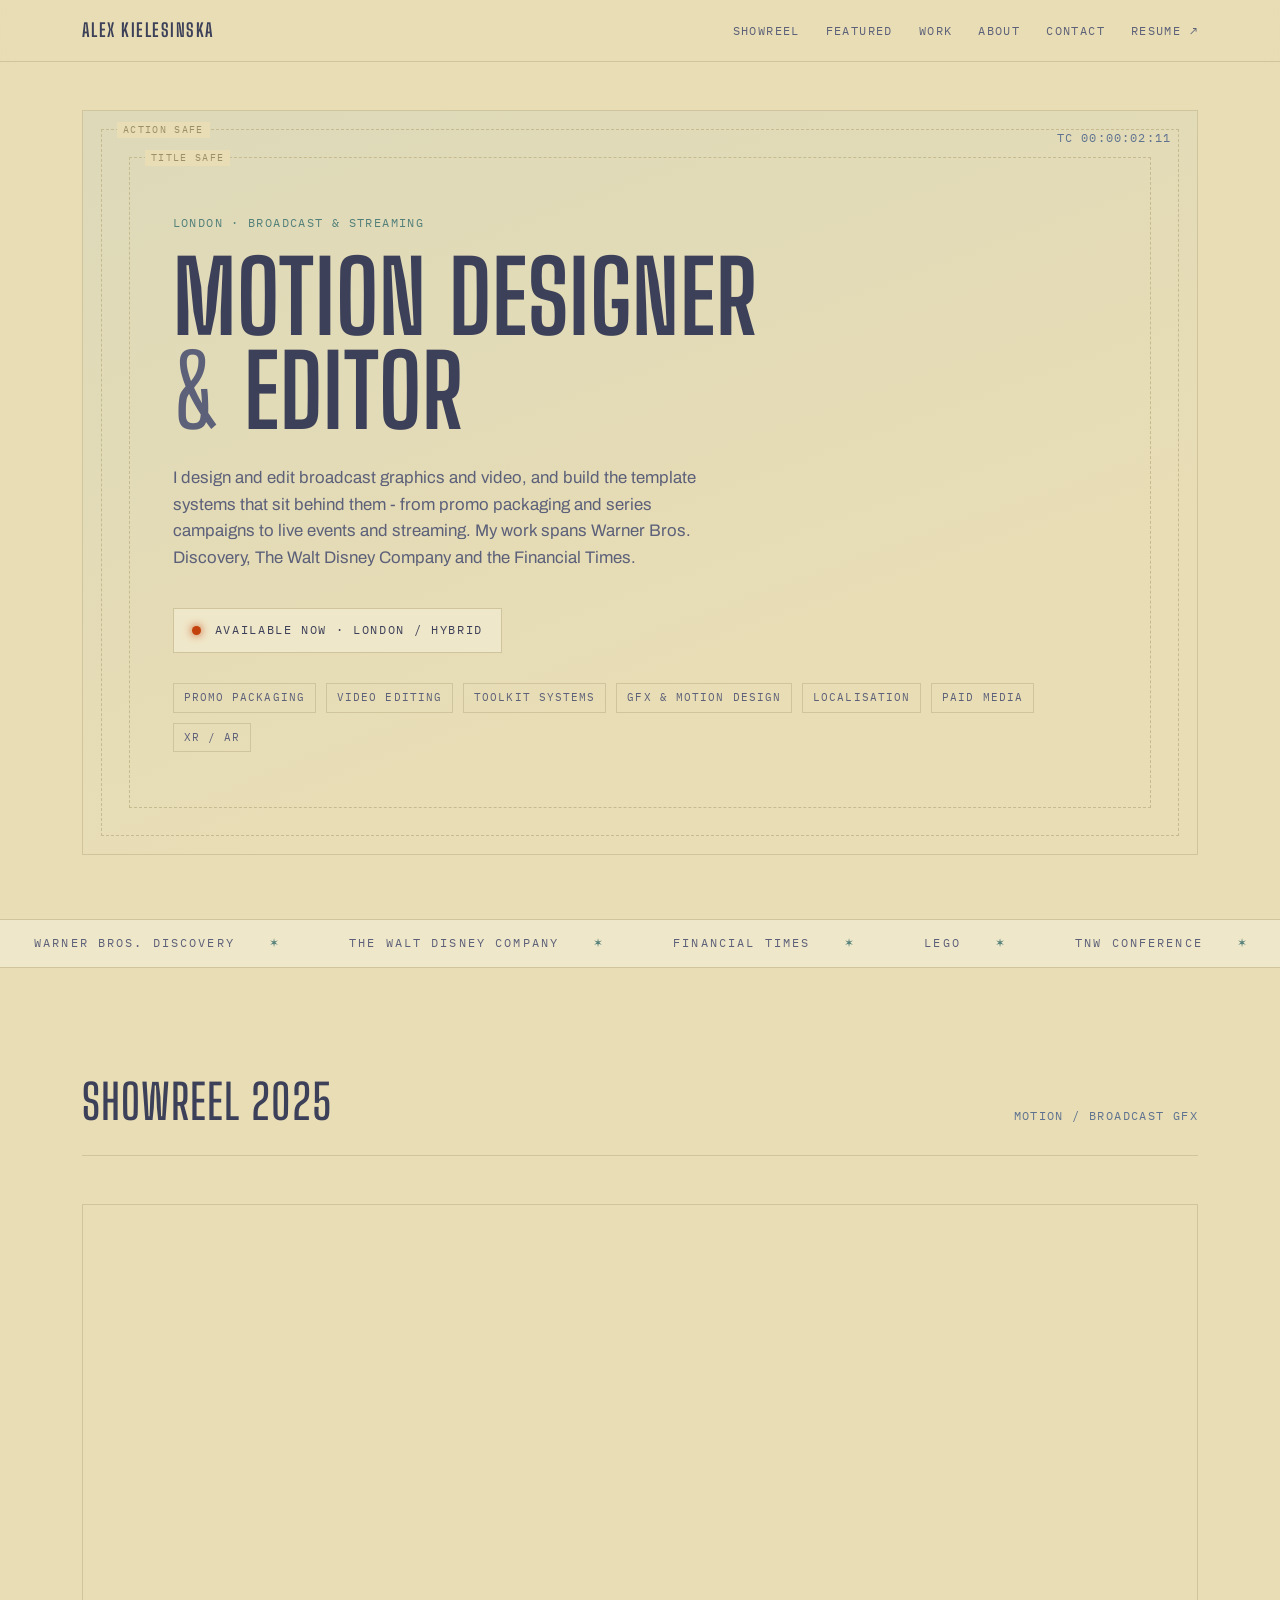
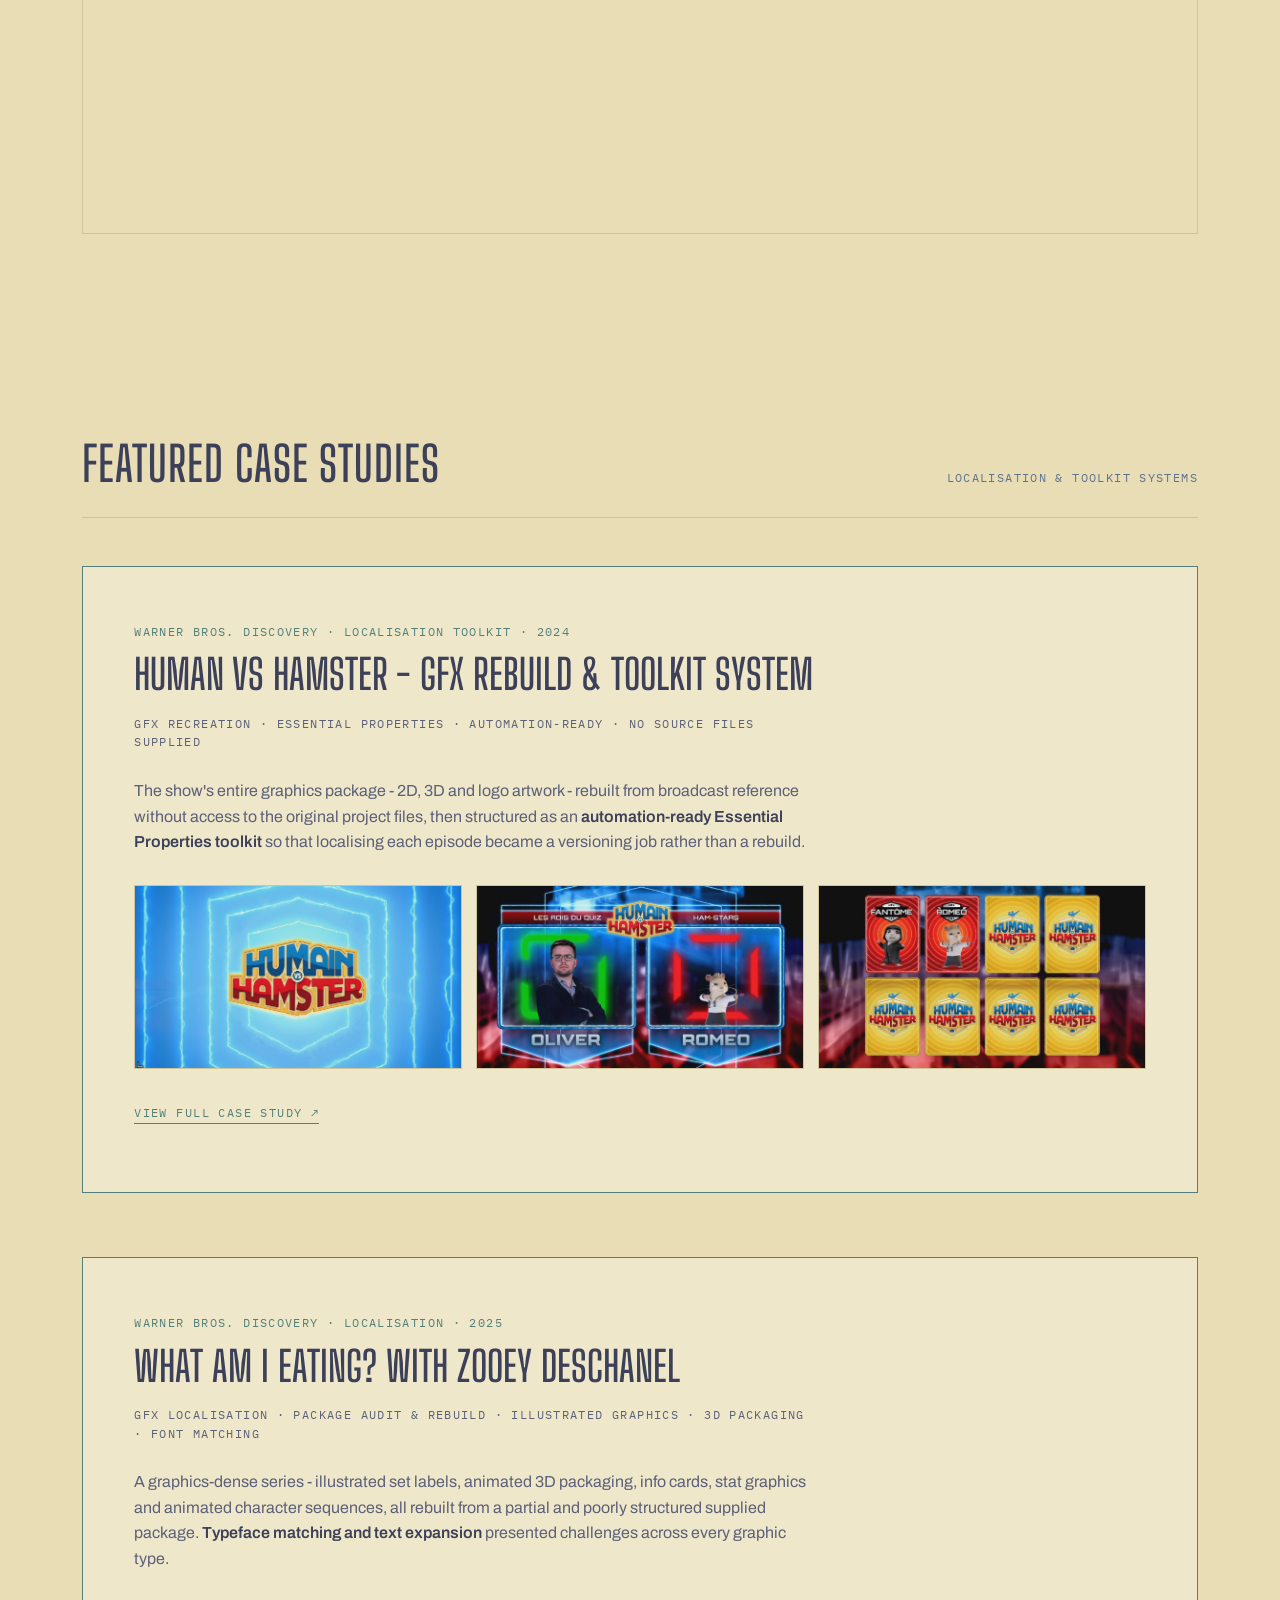
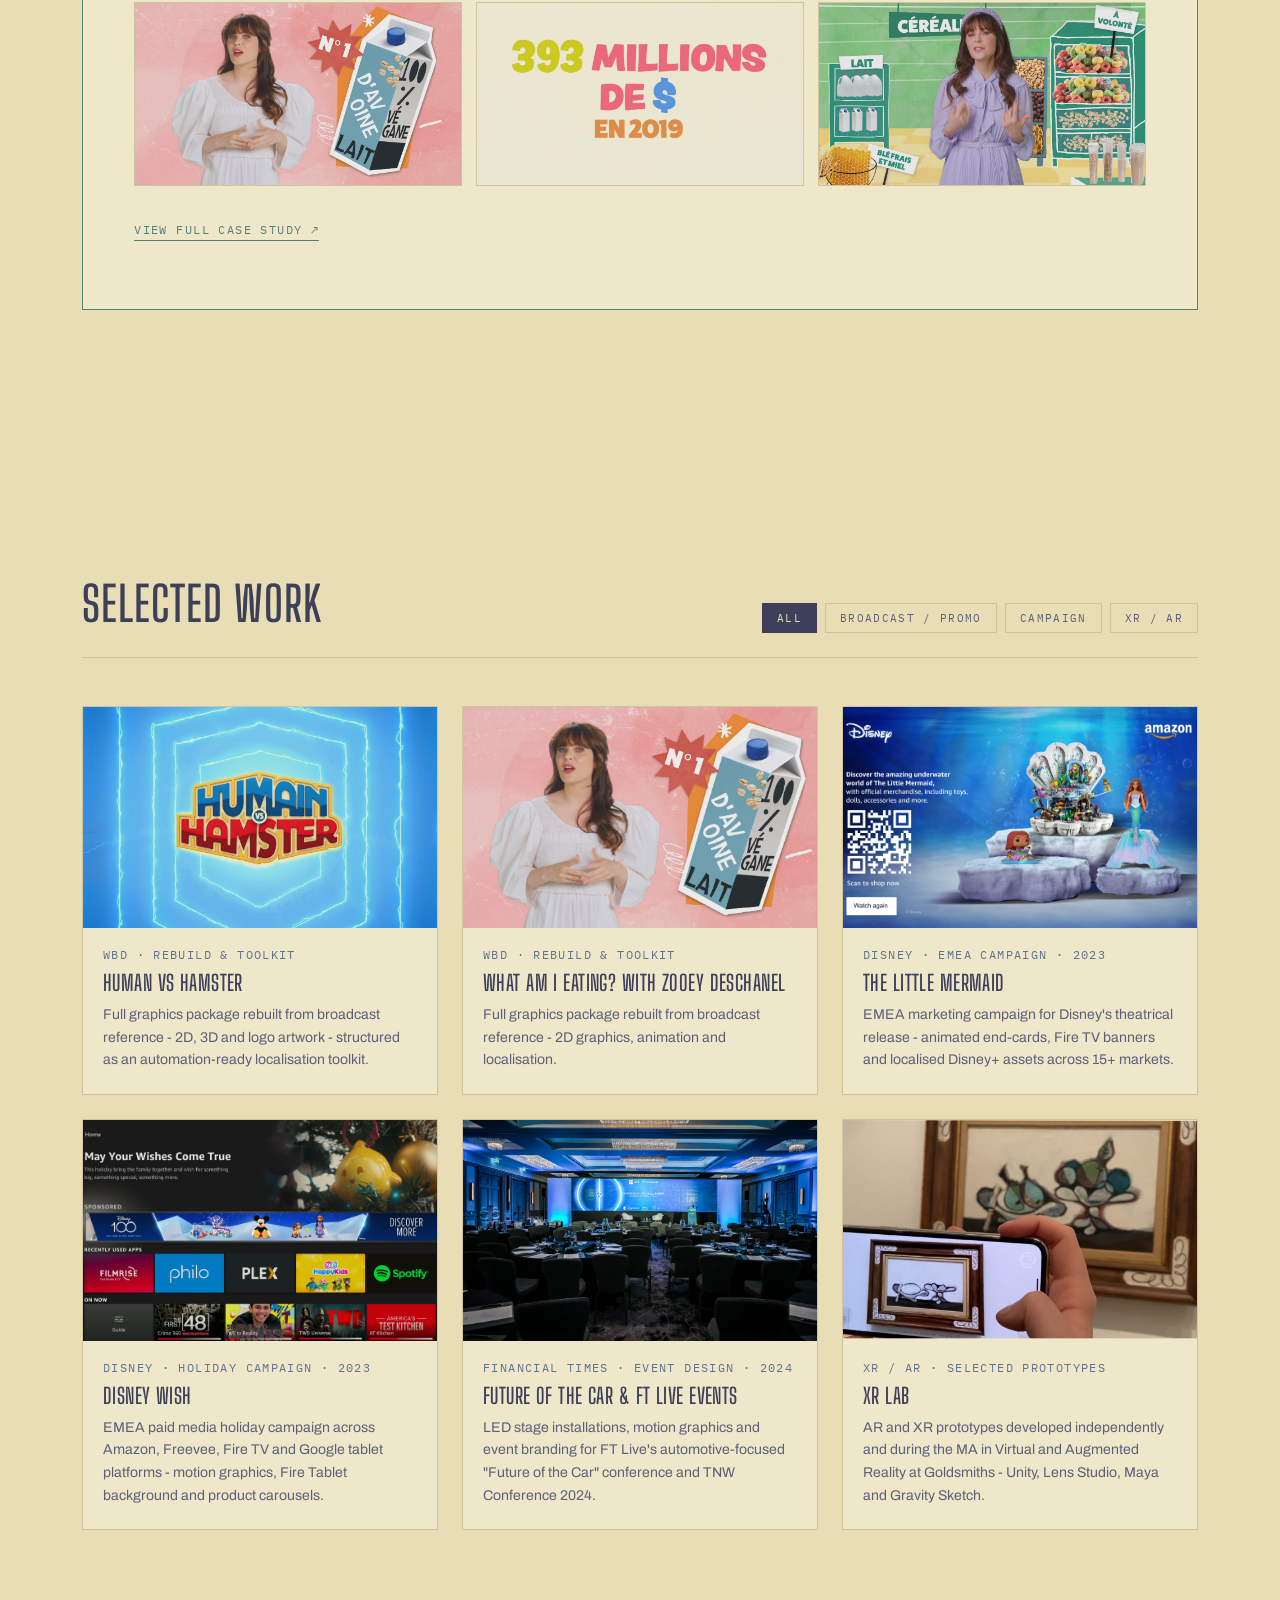
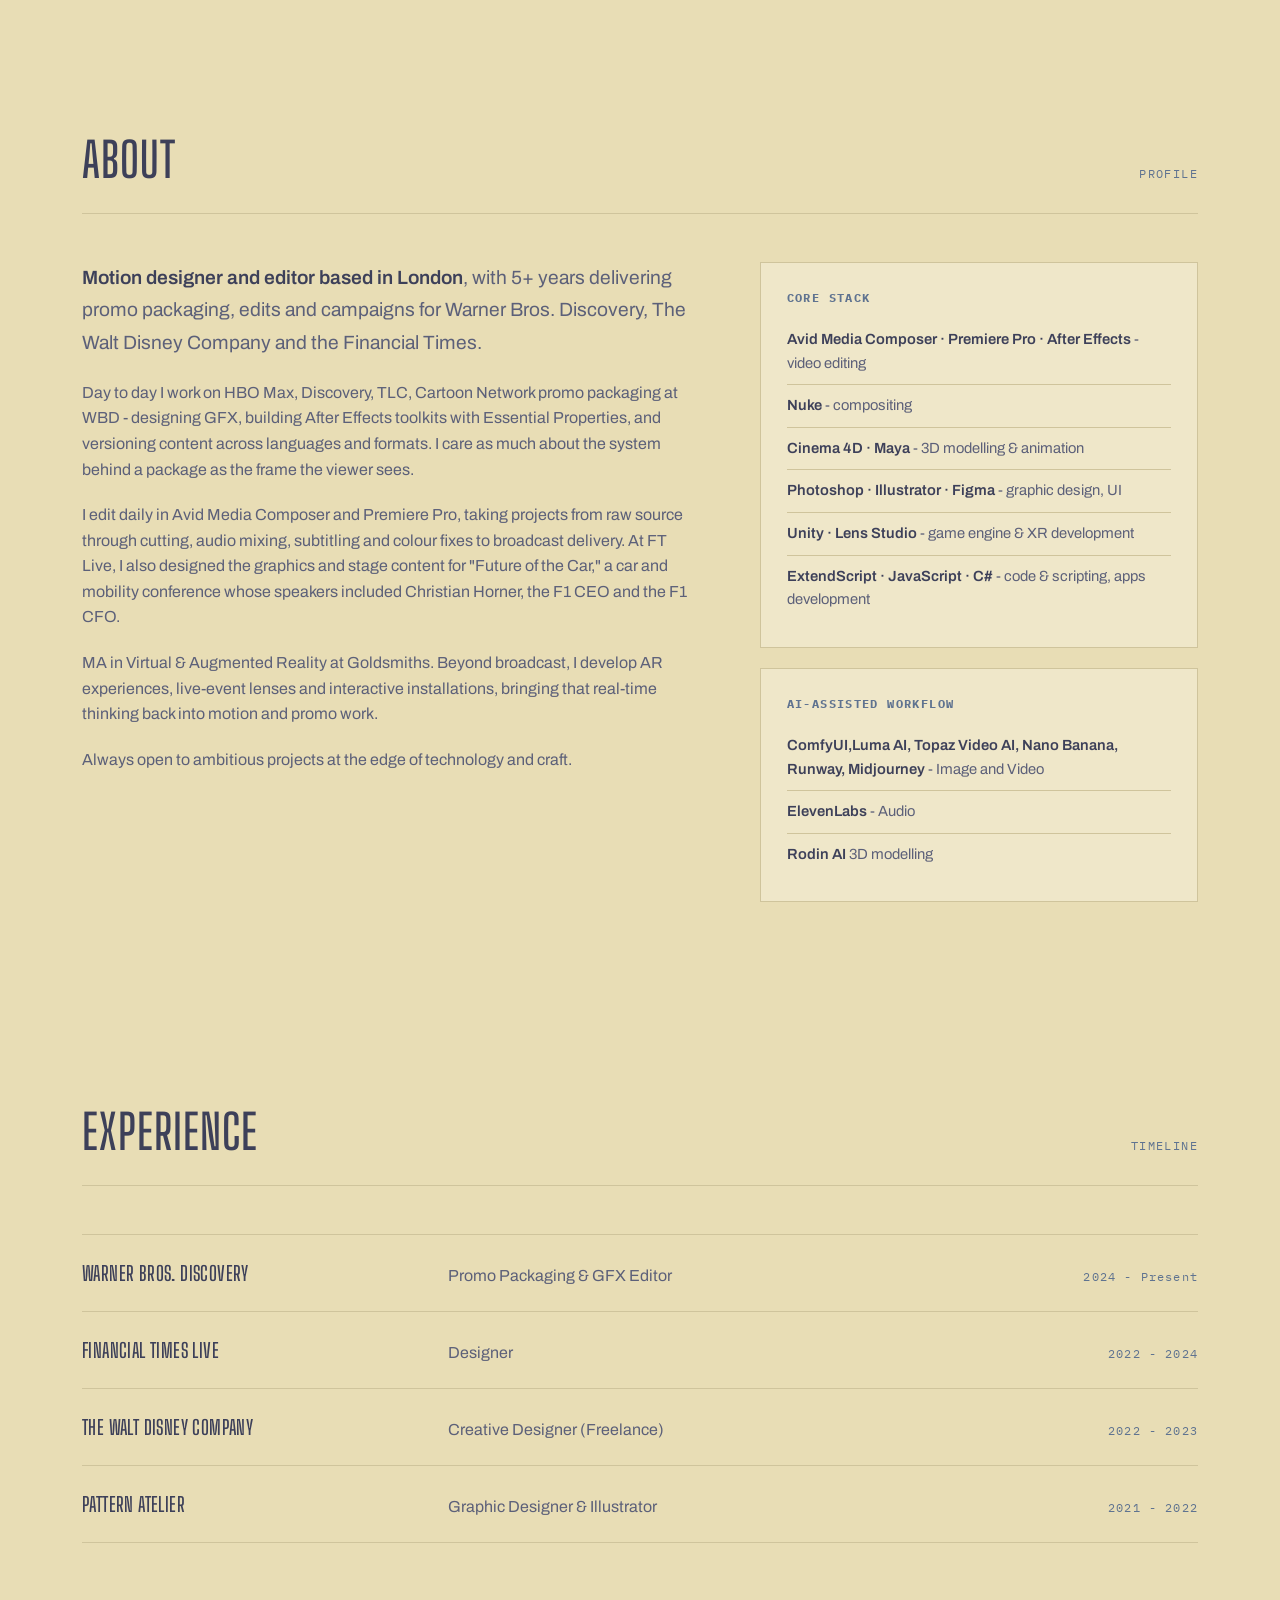
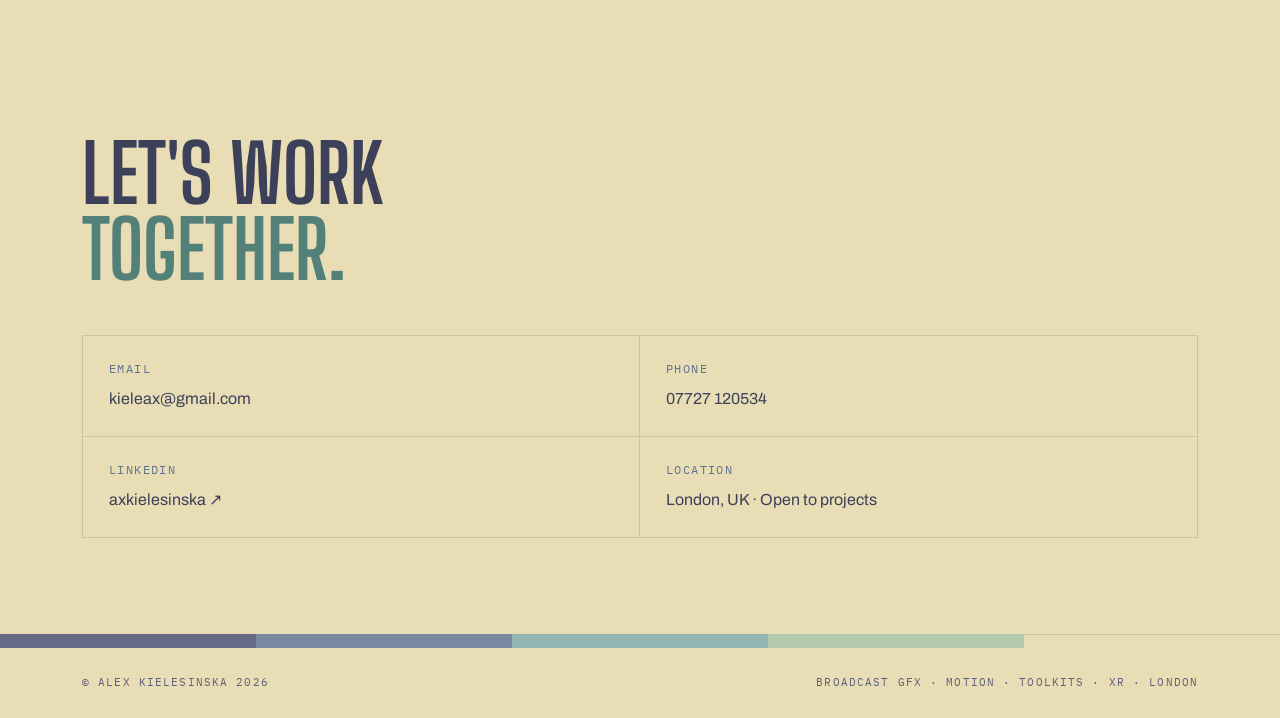
<file: index.html>
<!DOCTYPE html>
<html lang="en">
<head>
<meta charset="UTF-8">
<meta name="viewport" content="width=device-width, initial-scale=1.0">
<title>Alex Kielesinska - Motion Designer &amp; Editor</title>
<meta name="description" content="Alex Kielesinska - Motion Designer and Editor. London-based. Promo packaging, editing and series campaigns for Warner Bros. Discovery, Disney and the Financial Times.">
<link rel="preconnect" href="https://fonts.googleapis.com">
<link rel="preconnect" href="https://fonts.gstatic.com" crossorigin>
<link href="https://fonts.googleapis.com/css2?family=Big+Shoulders+Display:wght@500;600;700&family=Archivo:wght@400;500;600&family=IBM+Plex+Mono:wght@400;500&display=swap" rel="stylesheet">
<style>
/* ── PALETTE ── */
:root{
  --ink:#E8DDB5;
  --ink-2:#EFE7C9;
  --line:#CFC49C;
  --bone:#3D4059;
  --grey:#5C6079;
  --amber:#54807A;
  --cyan:#5F7390;
  --red:#c2410c;
  --disp:"Big Shoulders Display",Impact,sans-serif;
  --body:"Archivo","Helvetica Neue",Arial,sans-serif;
  --mono:"IBM Plex Mono","Courier New",monospace;
}

/* ── RESET ── */
*{margin:0;padding:0;box-sizing:border-box}
html{scroll-behavior:smooth}
@media(prefers-reduced-motion:reduce){html{scroll-behavior:auto}*{animation:none!important;transition:none!important}}
body{background:var(--ink);color:var(--bone);font-family:var(--body);font-size:16px;line-height:1.6;-webkit-font-smoothing:antialiased}
a{color:inherit;text-decoration:none}
a:focus-visible,button:focus-visible{outline:2px solid var(--amber);outline-offset:3px}
img{max-width:100%;display:block}

/* ── UTILITIES ── */
.mono{font-family:var(--mono);font-size:.72rem;letter-spacing:.12em;text-transform:uppercase}
.label{color:var(--cyan)}
.section{max-width:1180px;margin:0 auto;padding:96px 32px}
.section-head{display:flex;align-items:baseline;justify-content:space-between;border-bottom:1px solid var(--line);padding-bottom:14px;margin-bottom:48px;gap:16px;flex-wrap:wrap}
.section-head h2{font-family:var(--disp);font-weight:600;font-size:clamp(2rem,4vw,3rem);letter-spacing:.02em;text-transform:uppercase}

/* ── HEADER ── */
header{position:sticky;top:0;z-index:50;background:rgba(232,221,181,.92);backdrop-filter:blur(8px);-webkit-backdrop-filter:blur(8px);border-bottom:1px solid var(--line)}
.nav{max-width:1180px;margin:0 auto;display:flex;align-items:center;justify-content:space-between;padding:16px 32px;gap:16px}
.nav .wordmark{font-family:var(--disp);font-size:1.15rem;font-weight:700;letter-spacing:.08em;text-transform:uppercase}
.nav nav{display:flex;gap:26px;flex-wrap:wrap}
.nav nav a{font-family:var(--mono);font-size:.72rem;letter-spacing:.12em;text-transform:uppercase;color:var(--grey)}
.nav nav a:hover{color:var(--bone)}

/* ── HERO ── */
.hero{position:relative;max-width:1180px;margin:48px auto 0;padding:0 32px}
.endboard{position:relative;border:1px solid var(--line);background:linear-gradient(160deg,#DDD9B9 0%,var(--ink) 70%);padding:clamp(64px,8vw,110px) clamp(64px,7vw,90px);overflow:hidden}
.safe{position:absolute;border:1px dashed #C6BA90;pointer-events:none}
.safe.action{inset:18px}
.safe.title{inset:46px}
.safe-tag{position:absolute;font-family:var(--mono);font-size:.6rem;letter-spacing:.14em;color:#9A8F68;background:var(--ink);padding:0 6px}
.safe-tag.a{top:11px;left:34px}
.safe-tag.t{top:39px;left:62px}
.tc{position:absolute;top:18px;right:26px;font-family:var(--mono);font-size:.72rem;letter-spacing:.1em;color:var(--cyan)}
.hero-eyebrow{color:var(--amber);margin-bottom:18px}
.hero h1{font-family:var(--disp);font-weight:700;text-transform:uppercase;font-size:clamp(2.8rem,8vw,6.2rem);line-height:.95;letter-spacing:.01em}
.hero h1 .thin{color:var(--grey);font-weight:500}
.hero p.lede{max-width:560px;color:var(--grey);margin-top:26px;font-size:1.05rem}
.tunein{display:inline-flex;align-items:center;gap:14px;margin-top:36px;border:1px solid var(--line);background:var(--ink-2);padding:12px 18px;font-family:var(--mono);font-size:.74rem;letter-spacing:.14em;text-transform:uppercase}
.dot{width:9px;height:9px;border-radius:50%;background:var(--red);box-shadow:0 0 8px var(--red);flex-shrink:0}
.tags{display:flex;flex-wrap:wrap;gap:10px;margin-top:30px}
.tags span{font-family:var(--mono);font-size:.68rem;letter-spacing:.1em;text-transform:uppercase;border:1px solid var(--line);color:var(--grey);padding:5px 10px}

/* ── TICKER ── */
.ticker{border-top:1px solid var(--line);border-bottom:1px solid var(--line);overflow:hidden;margin-top:64px;background:var(--ink-2)}
.ticker-track{display:flex;width:max-content;animation:ticker-scroll 28s linear infinite;padding:14px 0}
.ticker-track span{font-family:var(--mono);font-size:.74rem;letter-spacing:.18em;text-transform:uppercase;color:var(--grey);padding:0 34px;white-space:nowrap}
.ticker-track span::after{content:"✶";color:var(--amber);margin-left:34px}
@keyframes ticker-scroll{0%{transform:translateX(0)}100%{transform:translateX(-50%)}}

/* ── FLAGSHIP ── */
.flagship{border:1px solid var(--amber);background:var(--ink-2);padding:clamp(28px,4vw,56px);margin-bottom:64px}
.flagship .kicker{color:var(--amber)}
.flagship h3{font-family:var(--disp);font-weight:600;text-transform:uppercase;font-size:clamp(1.7rem,3.4vw,2.6rem);margin:10px 0 18px;line-height:1.05}
.flagship .meta{color:var(--grey);margin-bottom:26px}
.flagship>p{color:var(--grey);max-width:680px;margin-bottom:16px}
.flagship>p strong{color:var(--bone);font-weight:600}
.fl-grid{display:grid;grid-template-columns:repeat(3,1fr);gap:14px;margin:30px 0}
.fl-grid img{width:100%;aspect-ratio:16/9;object-fit:cover;border:1px solid var(--line);display:block}
.case-link{font-family:var(--mono);font-size:.74rem;letter-spacing:.12em;text-transform:uppercase;color:var(--amber);border-bottom:1px solid var(--amber);padding-bottom:3px}
.case-link:hover{color:var(--bone);border-color:var(--bone)}

/* ── WORK GRID ── */
.filters{display:flex;gap:8px;flex-wrap:wrap}
.filters button{font-family:var(--mono);font-size:.7rem;letter-spacing:.12em;text-transform:uppercase;background:none;border:1px solid var(--line);color:var(--grey);padding:7px 14px;cursor:pointer}
.filters button:hover{color:var(--bone);border-color:var(--grey)}
.filters button.active{background:var(--bone);color:var(--ink);border-color:var(--bone)}
.grid{display:grid;grid-template-columns:repeat(3,1fr);gap:24px}
.card{border:1px solid var(--line);background:var(--ink-2);display:flex;flex-direction:column;transition:border-color .2s}
.card:hover{border-color:var(--grey)}
.card>a{display:flex;flex-direction:column;flex:1}
.card .thumb{aspect-ratio:16/10;overflow:hidden}
.card .thumb img{width:100%;height:100%;object-fit:cover;display:block}
.slate.thumb{aspect-ratio:16/10;background:repeating-linear-gradient(-45deg,var(--ink-2),var(--ink-2) 14px,#E3D8AE 14px,#E3D8AE 28px);border-bottom:1px solid var(--line);display:flex;flex-direction:column;align-items:center;justify-content:center;gap:8px;text-align:center;padding:24px;color:var(--grey)}
.slate.thumb .slate-title{color:var(--bone);font-family:var(--mono);font-size:.8rem;letter-spacing:.14em}
.card .body{padding:18px 20px 22px}
.card .body .mono{color:var(--cyan);display:block;margin-bottom:8px}
.card h3{font-family:var(--disp);font-weight:600;text-transform:uppercase;font-size:1.35rem;letter-spacing:.02em;line-height:1.1}
.card p{color:var(--grey);font-size:.88rem;margin-top:8px}
.card.hidden{display:none}

/* ── ABOUT ── */
.about-grid{display:grid;grid-template-columns:1.4fr 1fr;gap:64px;align-items:start}
.about-grid .lead{font-size:1.2rem;line-height:1.7}
.about-grid .lead strong{color:var(--bone);font-weight:600}
.about-grid>div>p{color:var(--grey);margin-bottom:20px}
.skill-block{border:1px solid var(--line);background:var(--ink-2);padding:26px}
.skill-block+.skill-block{margin-top:20px}
.skill-block h4{font-family:var(--mono);font-size:.72rem;letter-spacing:.12em;text-transform:uppercase;color:var(--cyan);margin-bottom:12px}
.skill-block ul{list-style:none}
.skill-block li{padding:9px 0;border-bottom:1px solid var(--line);font-size:.92rem;color:var(--grey)}
.skill-block li:last-child{border-bottom:0}
.skill-block li strong{color:var(--bone);font-weight:600}

/* ── EXPERIENCE ── */
.xp{border-top:1px solid var(--line)}
.xp-row{display:grid;grid-template-columns:1fr 1.4fr .7fr;gap:18px;padding:22px 0;border-bottom:1px solid var(--line);align-items:baseline}
.xp-row .co{font-family:var(--disp);font-weight:600;text-transform:uppercase;font-size:1.25rem;letter-spacing:.02em}
.xp-row .role{color:var(--grey)}
.xp-row .yrs{font-family:var(--mono);font-size:.74rem;letter-spacing:.1em;color:var(--cyan);text-align:right}

/* ── CONTACT ── */
.contact h2{font-family:var(--disp);font-weight:700;text-transform:uppercase;font-size:clamp(2.6rem,7vw,5rem);line-height:.95}
.contact h2 em{font-style:normal;color:var(--amber)}
.contact-grid{display:grid;grid-template-columns:repeat(2,1fr);border:1px solid var(--line);margin-top:48px}
.contact-cell{padding:24px 26px;border-bottom:1px solid var(--line)}
.contact-cell:nth-child(odd){border-right:1px solid var(--line)}
.contact-cell:nth-last-child(-n+2){border-bottom:0}
.contact-cell .mono{color:var(--cyan);display:block;margin-bottom:8px}
.contact-cell a:hover{color:var(--amber)}

/* ── FOOTER ── */
.bars{display:flex;height:14px}
.bars div{flex:1}
footer .inner{max-width:1180px;margin:0 auto;display:flex;justify-content:space-between;gap:16px;flex-wrap:wrap;padding:26px 32px;color:var(--grey);font-family:var(--mono);font-size:.7rem;letter-spacing:.1em;text-transform:uppercase}

/* ── RESPONSIVE ── */
@media(max-width:900px){
  .grid{grid-template-columns:repeat(2,1fr)}
  .fl-grid{grid-template-columns:1fr 1fr}
  .about-grid{grid-template-columns:1fr;gap:40px}
  .fl-grid img:last-child{display:none}
}
@media(max-width:600px){
  .section{padding:64px 20px}
  .nav{padding:14px 20px}
  .nav nav{display:none}
  .hero{padding:0 20px;margin-top:28px}
  .grid,.fl-grid{grid-template-columns:1fr}
  .xp-row{grid-template-columns:1fr;gap:4px}
  .xp-row .yrs{text-align:left}
  .contact-grid{grid-template-columns:1fr}
  .contact-cell:nth-child(odd){border-right:0}
  .contact-cell:nth-last-child(-n+2){border-bottom:1px solid var(--line)}
  .contact-cell:last-child{border-bottom:0}
}
</style>
</head>
<body>

<header>
  <div class="nav">
    <a class="wordmark" href="#top">Alex Kielesinska</a>
    <nav>
      <a href="#showreel">Showreel</a>
      <a href="#toolkit">Featured</a>
      <a href="#work">Work</a>
      <a href="#about">About</a>
      <a href="#contact">Contact</a>
      <a href="">Resume ↗</a>
    </nav>
  </div>
</header>

<!-- HERO -->
<section class="hero" id="top">
  <div class="endboard">
    <div class="safe action"></div>
    <div class="safe title"></div>
    <span class="safe-tag a">ACTION SAFE</span>
    <span class="safe-tag t">TITLE SAFE</span>
    <span class="tc" id="tc">TC 00:00:00:00</span>
    <p class="mono hero-eyebrow">London · Broadcast &amp; Streaming</p>
    <h1>Motion Designer<br><span class="thin">&amp;</span> Editor</h1>
    <p class="lede">I design and edit broadcast graphics and video, and build the template systems that sit behind them - from promo packaging and series campaigns to live events and streaming. My work spans Warner Bros. Discovery, The Walt Disney Company and the Financial Times.</p>
    <div class="tunein"><span class="dot"></span>Available now · London / Hybrid</div>
    <div class="tags">
      <span>Promo Packaging</span><span>Video Editing</span><span>Toolkit Systems</span><span>GFX & Motion Design</span><span>Localisation</span><span>Paid Media</span><span>XR / AR</span>
    </div>
  </div>
</section>

<!-- TICKER -->
<div class="ticker" aria-hidden="true">
  <div class="ticker-track">
    <span>Warner Bros. Discovery</span><span>The Walt Disney Company</span><span>Financial Times</span><span>Lego</span><span>TNW Conference</span>
    <span>Warner Bros. Discovery</span><span>The Walt Disney Company</span><span>Financial Times</span><span>Lego</span><span>TNW Conference</span>
  </div>
</div>

<!-- SHOWREEL -->
<section class="section" id="showreel">
  <div class="section-head">
    <h2>Showreel 2025</h2>
    <span class="mono label">Motion / Broadcast GFX</span>
  </div>
  <div style="padding:56.25% 0 0 0;position:relative;border:1px solid var(--line)">
    <iframe src="https://player.vimeo.com/video/1209280677?badge=0&amp;autopause=0&amp;player_id=0&amp;app_id=58479"
      frameborder="0" allow="autoplay; fullscreen; picture-in-picture; clipboard-write; encrypted-media"
      style="position:absolute;top:0;left:0;width:100%;height:100%"
      title="Alex Kielesinska Showreel"></iframe>
  </div>
  <script src="https://player.vimeo.com/api/player.js"></script>
</section>

<!-- FEATURED CASE STUDIES -->
<section class="section" id="toolkit">
  <div class="section-head">
    <h2>Featured Case Studies</h2>
    <span class="mono label">Localisation &amp; Toolkit Systems</span>
  </div>

  <div class="flagship">
    <span class="mono kicker">Warner Bros. Discovery · Localisation Toolkit · 2024</span>
    <h3>Human vs Hamster - GFX Rebuild &amp; Toolkit System</h3>
    <p class="mono meta">GFX recreation · Essential Properties · Automation-ready · No source files supplied</p>
    <p>The show's entire graphics package - 2D, 3D and logo artwork - rebuilt from broadcast reference without access to the original project files, then structured as an <strong>automation-ready Essential Properties toolkit</strong> so that localising each episode became a versioning job rather than a rebuild.</p>
    <div class="fl-grid">
      <img src="img/01.png" alt="Human vs Hamster logo EN original alongside rebuilt French version">
      <img src="img/02.png" alt="Essential Graphics panel showing the toolkit controls">
      <img src="img/03.png" alt="compare rebuild vs ENG">
    </div>
    <p style="margin-top:26px"><a class="case-link" href="case-human-vs-hamster.html">View full case study ↗</a></p>
  </div>

  <div class="flagship">
    <span class="mono kicker">Warner Bros. Discovery · Localisation · 2025</span>
    <h3>What Am I Eating? with Zooey Deschanel</h3>
    <p class="mono meta">GFX localisation · Package audit &amp; rebuild · Illustrated graphics · 3D packaging · Font matching</p>
    <p>A graphics-dense series - illustrated set labels, animated 3D packaging, info cards, stat graphics and animated character sequences, all rebuilt from a partial and poorly structured supplied package. <strong>Typeface matching and text expansion</strong> presented challenges across every graphic type.</p>
     <div class="fl-grid">
      <img src="img/waie/01.png" alt="What Am I Eating title alongside French Les Secrets de Mon Assiette rebuild" style="width:100%;display:block;border:1px solid var(--line)">
      <img src="img/waie/02.png" alt="Produce section with multiple illustrated labels rebuilt" style="width:100%;display:block;border:1px solid var(--line)">
      <img src="img/waie/03.png" alt="Nostalgia info card showing text expansion from English to French" style="width:100%;display:block;border:1px solid var(--line)">
    </div>
    <p style="margin-top:26px"><a class="case-link" href="case-what-am-i-eating.html">View full case study ↗</a></p>
  </div>
</section>

<!-- SELECTED WORK -->
<section class="section" id="work">
  <div class="section-head">
    <h2>Selected Work</h2>
    <div class="filters" role="group" aria-label="Filter projects">
      <button class="active" data-f="all">All</button>
      <button data-f="broadcast">Broadcast / Promo</button>
      <button data-f="campaign">Campaign</button>
      <button data-f="xr">XR / AR</button>
    </div>
  </div>
  <div class="grid">

    <article class="card" data-cat="broadcast">
      <a href="case-human-vs-hamster.html">
        <div class="thumb"><img src="img/01.png" alt="Human vs Hamster logo with presenters EN alongside French rebuild"></div>
        <div class="body">
          <span class="mono">WBD · Rebuild &amp; Toolkit</span>
          <h3>Human vs Hamster</h3>
          <p>Full graphics package rebuilt from broadcast reference - 2D, 3D and logo artwork - structured as an automation-ready localisation toolkit.</p>
        </div>
      </a>
    </article>

    <article class="card" data-cat="broadcast">
      <a href="case-what-am-i-eating.html">
        <div class="thumb"><img src="img/waie/01.png" alt="WAIE"></div>
        <div class="body">
          <span class="mono">WBD · Rebuild &amp; Toolkit</span>
          <h3>What Am I Eating? with Zooey Deschanel</h3>
          <p>Full graphics package rebuilt from broadcast reference - 2D graphics, animation and localisation.</p>
        </div>
      </a>
    </article>

    <article class="card" data-cat="campaign">
      <a href="case-little-mermaid.html">
        <div class="thumb"><img src="img/mermaid/landing.png" alt="The Little Mermaid animated end-card"></div>
        <div class="body">
          <span class="mono">Disney · EMEA Campaign · 2023</span>
          <h3>The Little Mermaid</h3>
          <p>EMEA marketing campaign for Disney's theatrical release - animated end-cards, Fire TV banners and localised Disney+ assets across 15+ markets.</p>
        </div>
      </a>
    </article>

    <article class="card" data-cat="campaign">
      <a href="case-disney-wish.html">
        <div class="thumb"><img src="img/wish/firetv.png" alt="Disney Wish holiday campaign end-card"></div>
        <div class="body">
          <span class="mono">Disney · Holiday Campaign · 2023</span>
          <h3>Disney Wish</h3>
          <p>EMEA paid media holiday campaign across Amazon, Freevee, Fire TV and Google tablet platforms - motion graphics, Fire Tablet background and product carousels.</p>
        </div>
      </a>
    </article>

    <article class="card" data-cat="campaign">
      <a href="case-ft-live.html">
        <div class="thumb"><img src="img/ft/events1.jpeg" alt="Future of the Car event branding and LED backdrop"></div>
        <div class="body">
          <span class="mono">Financial Times · Event Design · 2024</span>
          <h3>Future of the Car &amp; FT Live Events</h3>
          <p>LED stage installations, motion graphics and event branding for FT Live's automotive-focused "Future of the Car" conference and TNW Conference 2024.</p>
        </div>
      </a>
    </article>

    <article class="card" data-cat="xr">
      <a href="case-xr-lab.html">
        <div class="thumb"><img src="img/xr/ar-art-1.png" alt="AR Art prototype - interactive AR overlaid on gallery paintings"></div>
        <div class="body">
          <span class="mono">XR / AR · Selected Prototypes</span>
          <h3>XR Lab</h3>
          <p>AR and XR prototypes developed independently and during the MA in Virtual and Augmented Reality at Goldsmiths - Unity, Lens Studio, Maya and Gravity Sketch.</p>
        </div>
      </a>
    </article>

  </div>
</section>

<!-- ABOUT -->
<section class="section" id="about">
  <div class="section-head">
    <h2>About</h2>
    <span class="mono label">Profile</span>
  </div>
  <div class="about-grid">
    <div>
      <p class="lead"><strong>Motion designer and editor based in London</strong>, with 5+ years delivering promo packaging, edits and campaigns for Warner Bros. Discovery, The Walt Disney Company and the Financial Times.</p>
      <p>Day to day I work on HBO Max, Discovery, TLC, Cartoon Network promo packaging at WBD - designing GFX, building After Effects toolkits with Essential Properties, and versioning content across languages and formats. I care as much about the system behind a package as the frame the viewer sees.</p>
      <p>I edit daily in Avid Media Composer and Premiere Pro, taking projects from raw source through cutting, audio mixing, subtitling and colour fixes to broadcast delivery. At FT Live, I also designed the graphics and stage content for "Future of the Car," a car and mobility conference whose speakers included Christian Horner, the F1 CEO and the F1 CFO.</p>
      <p>MA in Virtual &amp; Augmented Reality at Goldsmiths. Beyond broadcast, I develop AR experiences, live-event lenses and interactive installations, bringing that real-time thinking back into motion and promo work.</p>
      <p>Always open to ambitious projects at the edge of technology and craft.</p>
    </div>
    <div>
      <div class="skill-block">
        <h4>Core stack</h4>
        <ul>
          <li><strong>Avid Media Composer · Premiere Pro · After Effects</strong> - video editing</li>
          <li><strong>Nuke</strong> - compositing</li>
          <li><strong>Cinema 4D · Maya</strong> - 3D modelling &amp; animation</li>
          <li><strong>Photoshop · Illustrator · Figma</strong> - graphic design, UI</li>
          <li><strong>Unity · Lens Studio</strong> - game engine &amp; XR development</li>
          <li><strong>ExtendScript · JavaScript · C#</strong> - code &amp; scripting, apps development</li>
        </ul>
      </div>
      
      <div class="skill-block">
        <h4>AI-assisted workflow</h4>
        <ul>
          <li><strong>ComfyUI,Luma AI, Topaz Video AI, Nano Banana, Runway, Midjourney</strong> - Image and Video</li> 
          <li><strong>ElevenLabs</strong> - Audio</li>
          <li><strong>Rodin AI</strong> 3D modelling</li>
        </ul>
      </div>
    </div>
  </div>
</section>

<!-- EXPERIENCE -->
<section class="section">
  <div class="section-head">
    <h2>Experience</h2>
    <span class="mono label">Timeline</span>
  </div>
  <div class="xp">
    <div class="xp-row"><span class="co">Warner Bros. Discovery</span><span class="role">Promo Packaging &amp; GFX Editor</span><span class="yrs">2024 - Present</span></div>
    <div class="xp-row"><span class="co">Financial Times Live</span><span class="role">Designer</span><span class="yrs">2022 - 2024</span></div>
    <div class="xp-row"><span class="co">The Walt Disney Company</span><span class="role">Creative Designer (Freelance)</span><span class="yrs">2022 - 2023</span></div>
    <div class="xp-row"><span class="co">Pattern Atelier</span><span class="role">Graphic Designer &amp; Illustrator</span><span class="yrs">2021 - 2022</span></div>
  </div>
</section>

<!-- CONTACT -->
<section class="section contact" id="contact">
  <h2>Let's work<br><em>together.</em></h2>
  <div class="contact-grid">
    <div class="contact-cell"><span class="mono">Email</span><a href="mailto:kieleax@gmail.com">kieleax@gmail.com</a></div>
    <div class="contact-cell"><span class="mono">Phone</span><a href="tel:+447727120534">07727 120534</a></div>
    <div class="contact-cell"><span class="mono">LinkedIn</span><a href="https://linkedin.com/in/axkielesinska" target="_blank" rel="noopener">axkielesinska ↗</a></div>
    <div class="contact-cell"><span class="mono">Location</span><span>London, UK · Open to projects</span></div>
  </div>
</section>

<!-- FOOTER -->
<footer>
  <div class="bars" aria-hidden="true">
    <div style="background:#666A86"></div>
    <div style="background:#788AA3"></div>
    <div style="background:#92B6B1"></div>
    <div style="background:#B2C9AB"></div>
    <div style="background:#E8DDB5;border-top:1px solid #CFC49C"></div>
  </div>
  <div class="inner">
    <span>© Alex Kielesinska 2026</span>
    <span>Broadcast GFX · Motion · Toolkits · XR · London</span>
  </div>
</footer>

<script>
(function(){
  var el=document.getElementById('tc');
  if(!el||window.matchMedia('(prefers-reduced-motion:reduce)').matches)return;
  var f=0;
  setInterval(function(){
    f=(f+1)%2160000;
    var fr=f%25,s=Math.floor(f/25)%60,m=Math.floor(f/1500)%60,h=Math.floor(f/90000);
    el.textContent='TC '+[h,m,s,fr].map(function(n){return String(n).padStart(2,'0')}).join(':');
  },40);
})();
(function(){
  var btns=document.querySelectorAll('.filters button');
  var cards=document.querySelectorAll('.card');
  btns.forEach(function(b){
    b.addEventListener('click',function(){
      btns.forEach(function(x){x.classList.remove('active')});
      b.classList.add('active');
      var f=b.dataset.f;
      cards.forEach(function(c){
        c.classList.toggle('hidden',f!=='all'&&c.dataset.cat!==f);
      });
    });
  });
})();
</script>
</body>
</html>
</file>
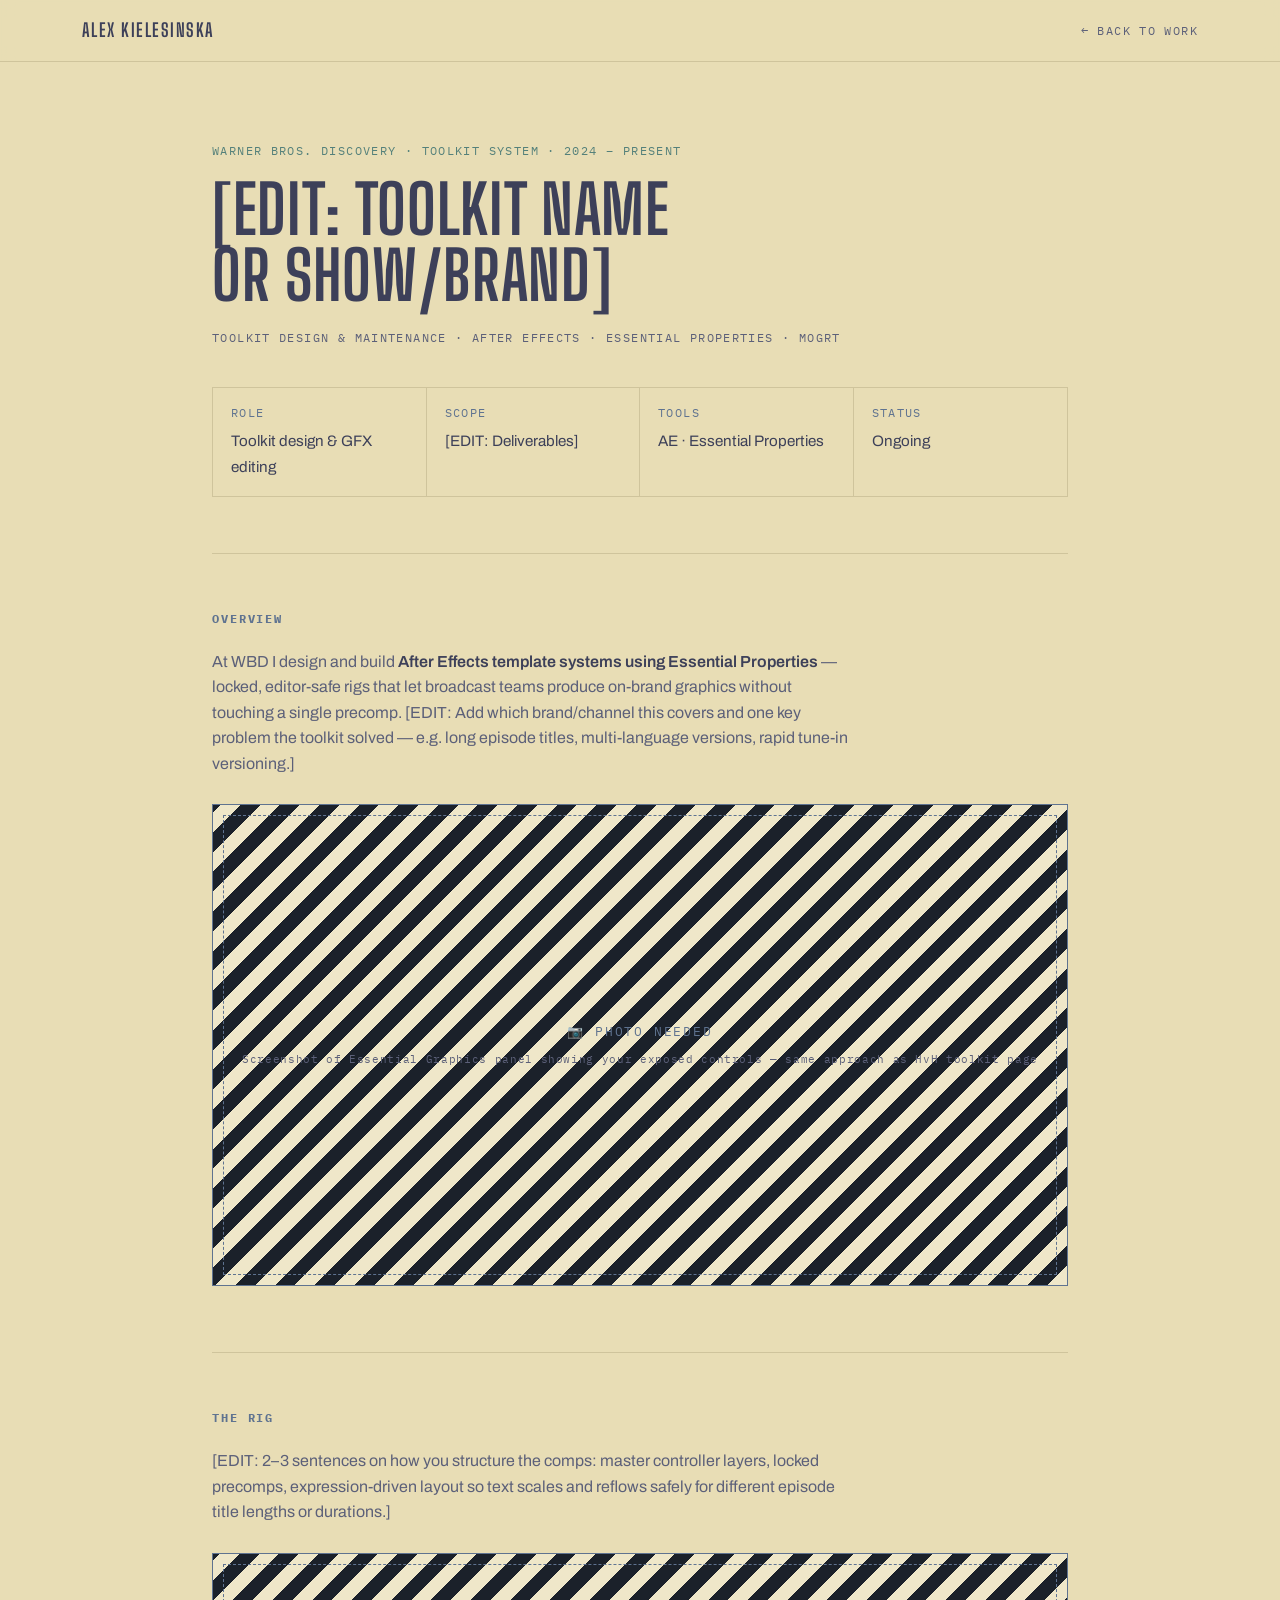
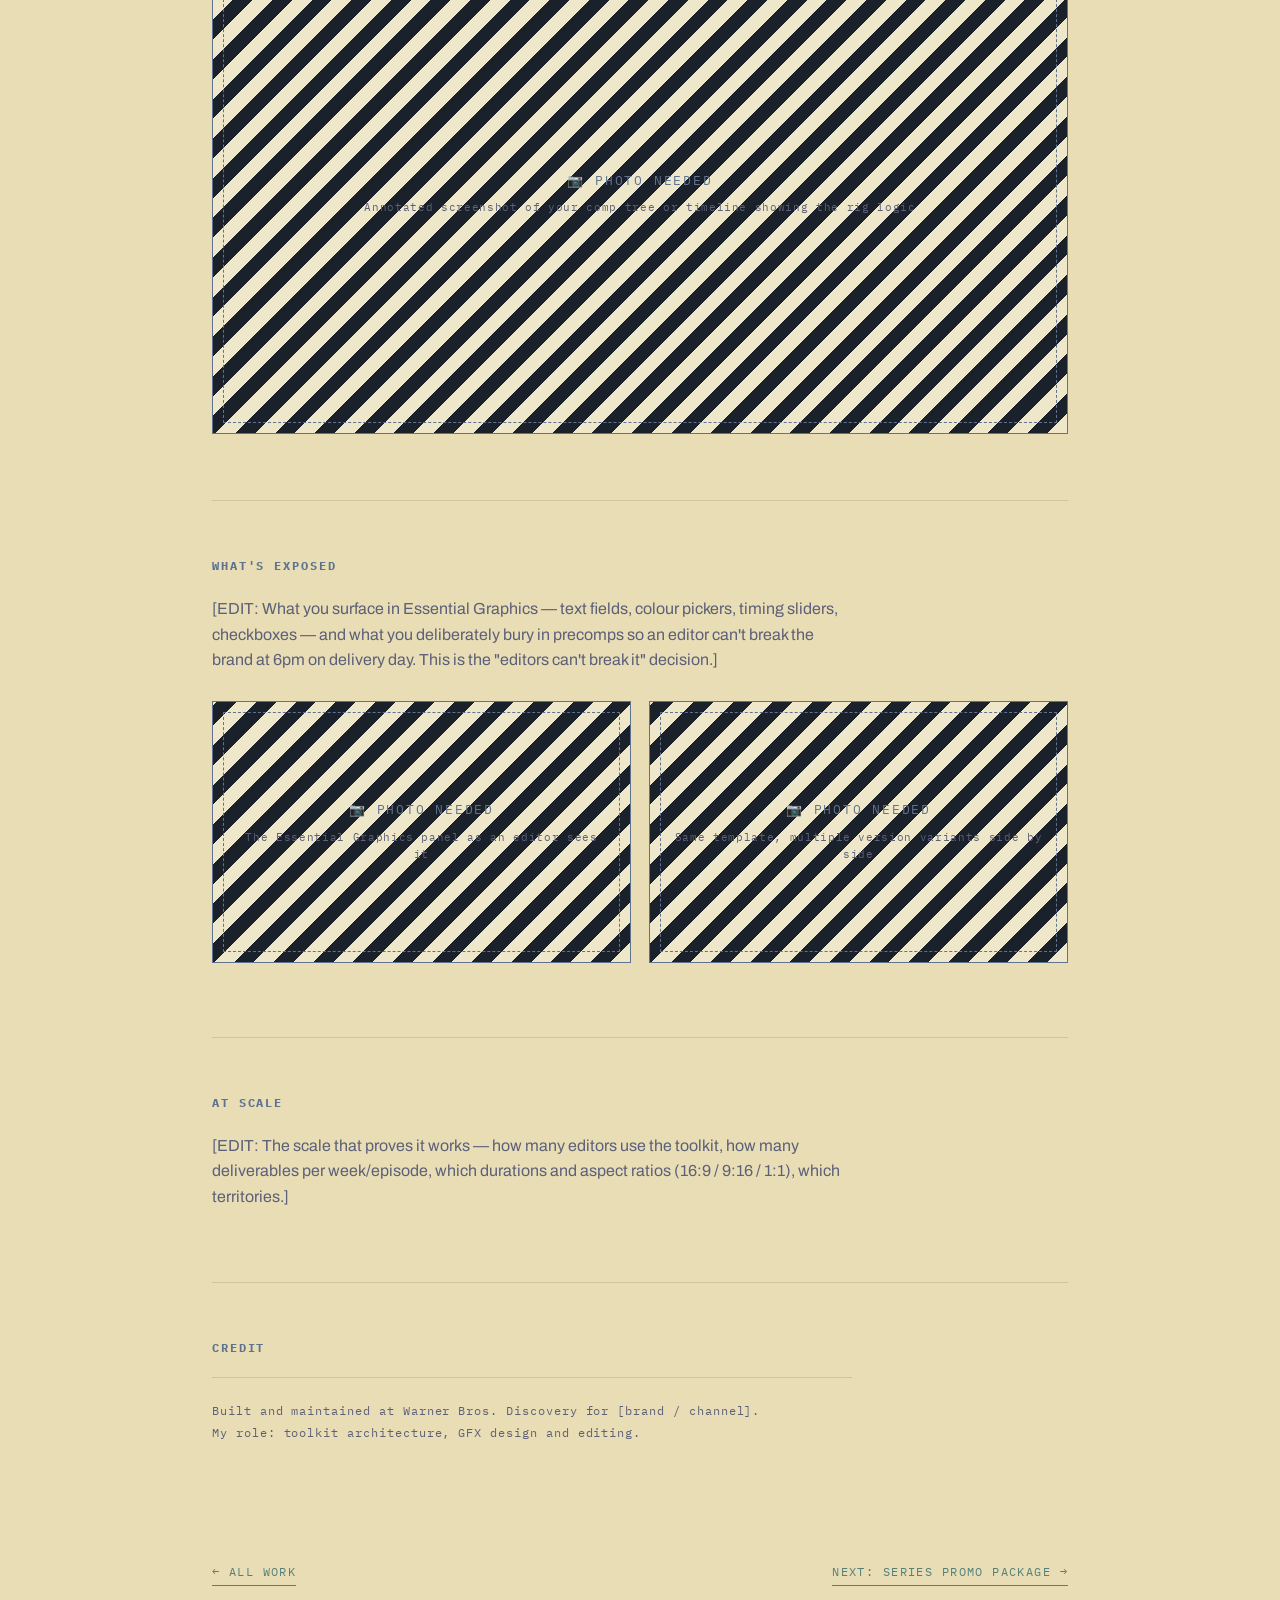
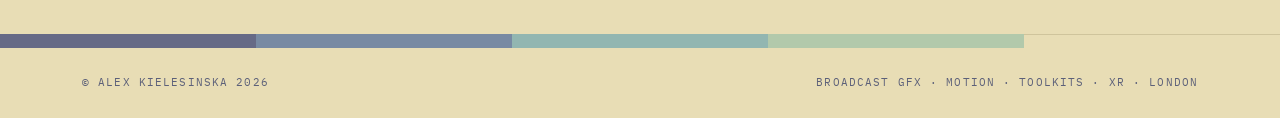
<file: case-hbo-toolkit.html>
<!DOCTYPE html>
<html lang="en">
<head>
<meta charset="UTF-8">
<meta name="viewport" content="width=device-width, initial-scale=1.0">
<title>WBD Promo Toolkit System · Alex Kielesinska</title>
<meta name="description" content="After Effects toolkit systems using Essential Properties for broadcast promo packaging at Warner Bros. Discovery.">
<link rel="preconnect" href="https://fonts.googleapis.com">
<link rel="preconnect" href="https://fonts.gstatic.com" crossorigin>
<link href="https://fonts.googleapis.com/css2?family=Big+Shoulders+Display:wght@500;600;700&family=Archivo:wght@400;500;600&family=IBM+Plex+Mono:wght@400;500&display=swap" rel="stylesheet">
<link rel="stylesheet" href="case.css">
</head>
<body>
<header>
  <div class="nav">
    <a class="wordmark" href="index.html">Alex Kielesinska</a>
    <a class="back" href="index.html#work">← Back to work</a>
  </div>
</header>
<div class="wrap">
  <div class="case-hero">
    <p class="mono kicker">Warner Bros. Discovery · Toolkit System · 2024 – Present</p>
    <h1>[EDIT: Toolkit name<br>or show/brand]</h1>
    <p class="mono meta">Toolkit design &amp; maintenance · After Effects · Essential Properties · Mogrt</p>
    <div class="facts"><div><span class="mono">Role</span><span class="val">Toolkit design &amp; GFX editing</span></div><div><span class="mono">Scope</span><span class="val">[EDIT: Deliverables]</span></div><div><span class="mono">Tools</span><span class="val">AE · Essential Properties</span></div><div><span class="mono">Status</span><span class="val">Ongoing</span></div></div>
  </div>
  <section>
    <h2>Overview</h2>
    <!-- NOTE: EDIT: Replace placeholder copy with the real story of one toolkit you can clear with Woody. -->
    <p>At WBD I design and build <strong>After Effects template systems using Essential Properties</strong> — locked, editor-safe rigs that let broadcast teams produce on-brand graphics without touching a single precomp. [EDIT: Add which brand/channel this covers and one key problem the toolkit solved — e.g. long episode titles, multi-language versions, rapid tune-in versioning.]</p>
    <figure>
      <!-- PHOTO: Screenshot of Essential Graphics panel showing your exposed controls — same approach as HvH toolkit page -->
      <div class="photo-slot" style="aspect-ratio:16/9">
        <span class="slot-title">📷 PHOTO NEEDED</span>
        <span class="slot-hint">Screenshot of Essential Graphics panel showing your exposed controls — same approach as HvH toolkit page</span>
      </div>
      <figcaption><!-- EDIT: Add your caption here --></figcaption>
    </figure>
    <!-- NOTE: CLEARANCE: Confirm with Woody what can be shown publicly before adding screenshots. -->
  </section>
  <section>
    <h2>The rig</h2>
    <!-- NOTE: EDIT: Describe your comp structure — master controllers, locked precomps, what drives the animations. -->
    <p>[EDIT: 2–3 sentences on how you structure the comps: master controller layers, locked precomps, expression-driven layout so text scales and reflows safely for different episode title lengths or durations.]</p>
    <figure>
      <!-- PHOTO: Annotated screenshot of your comp tree or timeline showing the rig logic -->
      <div class="photo-slot" style="aspect-ratio:16/9">
        <span class="slot-title">📷 PHOTO NEEDED</span>
        <span class="slot-hint">Annotated screenshot of your comp tree or timeline showing the rig logic</span>
      </div>
      <figcaption><!-- EDIT: Add your caption here --></figcaption>
    </figure>
  </section>
  <section>
    <h2>What's exposed</h2>
    <!-- NOTE: EDIT: List the controls you surface in Essential Graphics and explain what you deliberately lock. -->
    <p>[EDIT: What you surface in Essential Graphics — text fields, colour pickers, timing sliders, checkboxes — and what you deliberately bury in precomps so an editor can't break the brand at 6pm on delivery day. This is the "editors can't break it" decision.]</p>
    <div class="fig-grid">
      <figure>
        <!-- PHOTO: The Essential Graphics panel as an editor sees it -->
        <div class="photo-slot" style="aspect-ratio:16/10">
          <span class="slot-title">📷 PHOTO NEEDED</span>
          <span class="slot-hint">The Essential Graphics panel as an editor sees it</span>
        </div>
        <figcaption><!-- EDIT: Caption --></figcaption>
      </figure>
      <figure>
        <!-- PHOTO: Same template, multiple version variants side by side -->
        <div class="photo-slot" style="aspect-ratio:16/10">
          <span class="slot-title">📷 PHOTO NEEDED</span>
          <span class="slot-hint">Same template, multiple version variants side by side</span>
        </div>
        <figcaption><!-- EDIT: Caption --></figcaption>
      </figure>
    </div>
  </section>
  <section>
    <h2>At scale</h2>
    <!-- NOTE: EDIT: Add the numbers — deliverables per week, durations, aspect ratios, territories. -->
    <p>[EDIT: The scale that proves it works — how many editors use the toolkit, how many deliverables per week/episode, which durations and aspect ratios (16:9 / 9:16 / 1:1), which territories.]</p>
  </section>
  <section>
    <h2>Credit</h2>
    <!-- NOTE: EDIT: Add WBD brand/channel credit. -->
    <p class="credit">Built and maintained at Warner Bros. Discovery for [brand / channel].<br>My role: toolkit architecture, GFX design and editing.</p>
  </section>

  <div class="next">
    <a href="index.html#work">← All work</a>
    <a href="case-series-package.html">Next: Series Promo Package →</a>
  </div>
</div>
<footer>
  <div class="bars" aria-hidden="true">
    <div style="background:#666A86"></div><div style="background:#788AA3"></div><div style="background:#92B6B1"></div><div style="background:#B2C9AB"></div><div style="background:#E8DDB5;border-top:1px solid #CFC49C"></div>
  </div>
  <div class="inner">
    <span>© Alex Kielesinska 2026</span>
    <span>Broadcast GFX · Motion · Toolkits · XR · London</span>
  </div>
</footer>
</body>
</html>
</file>
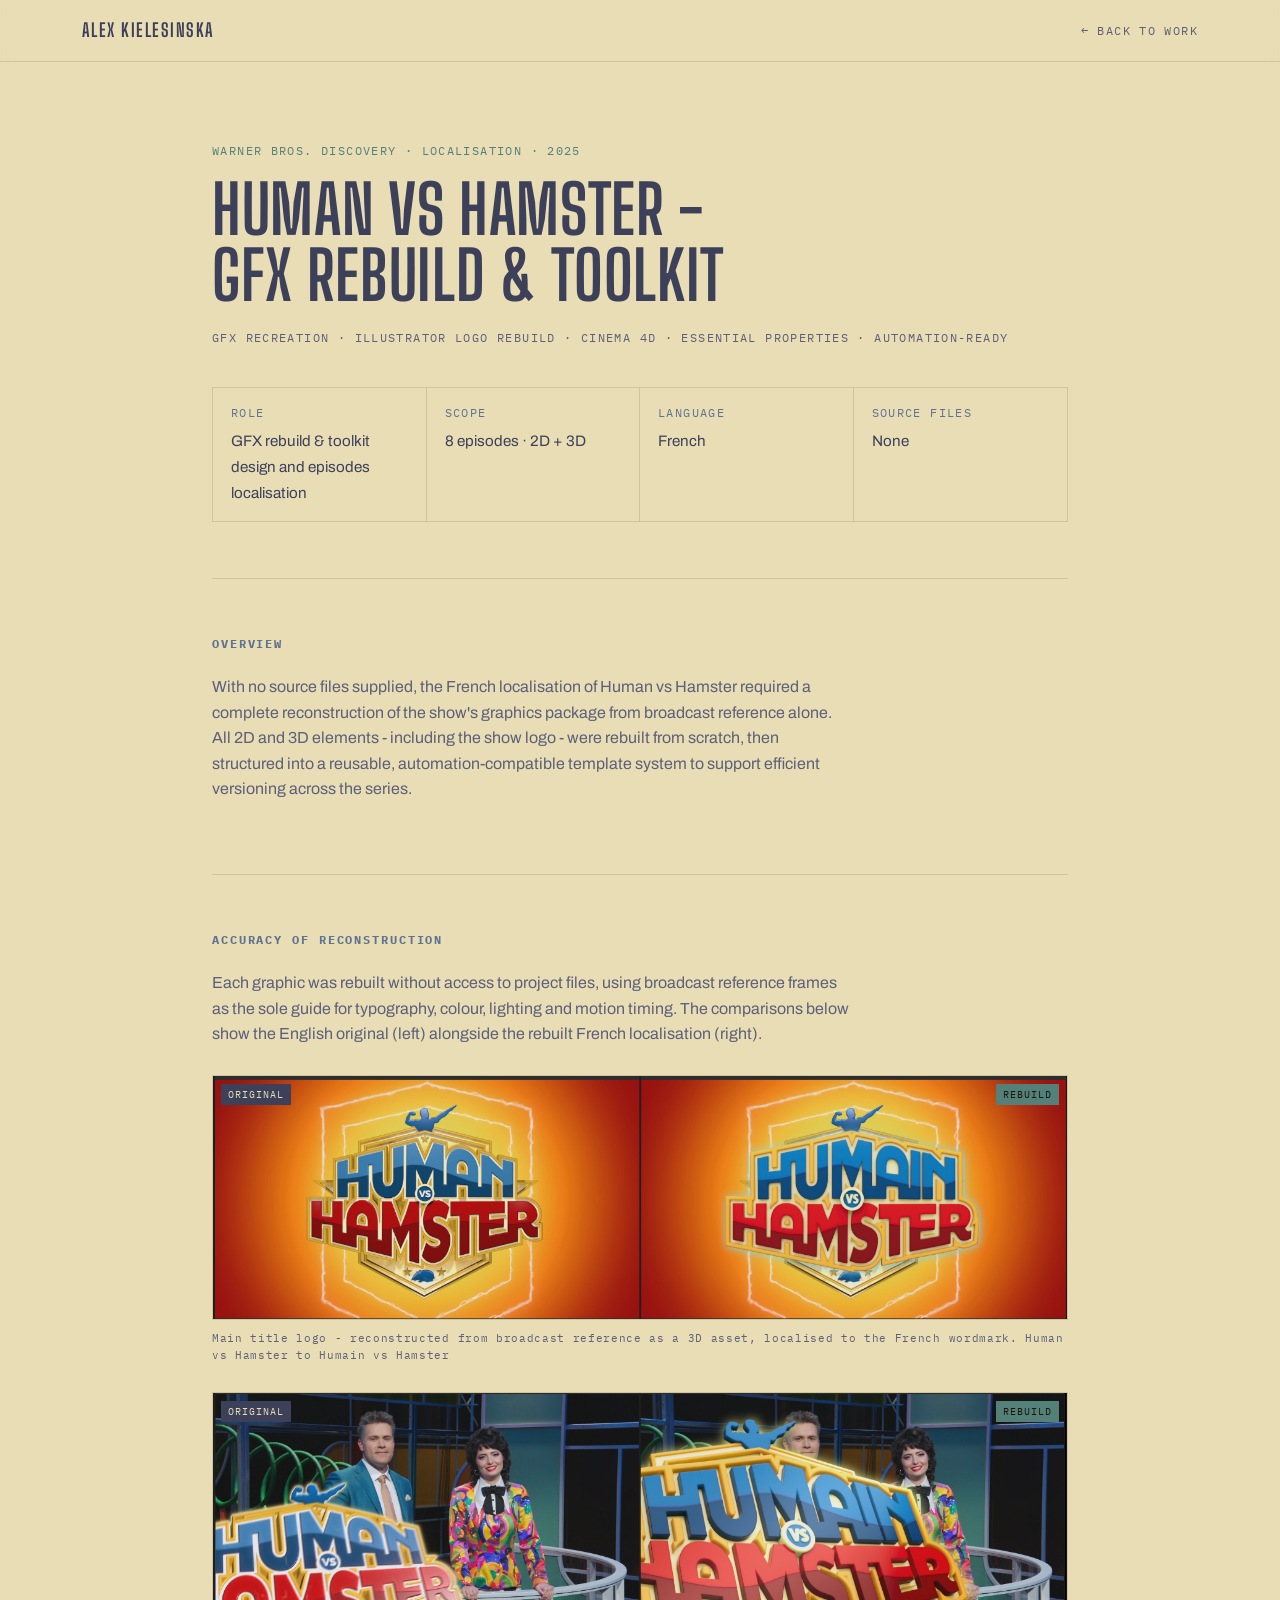
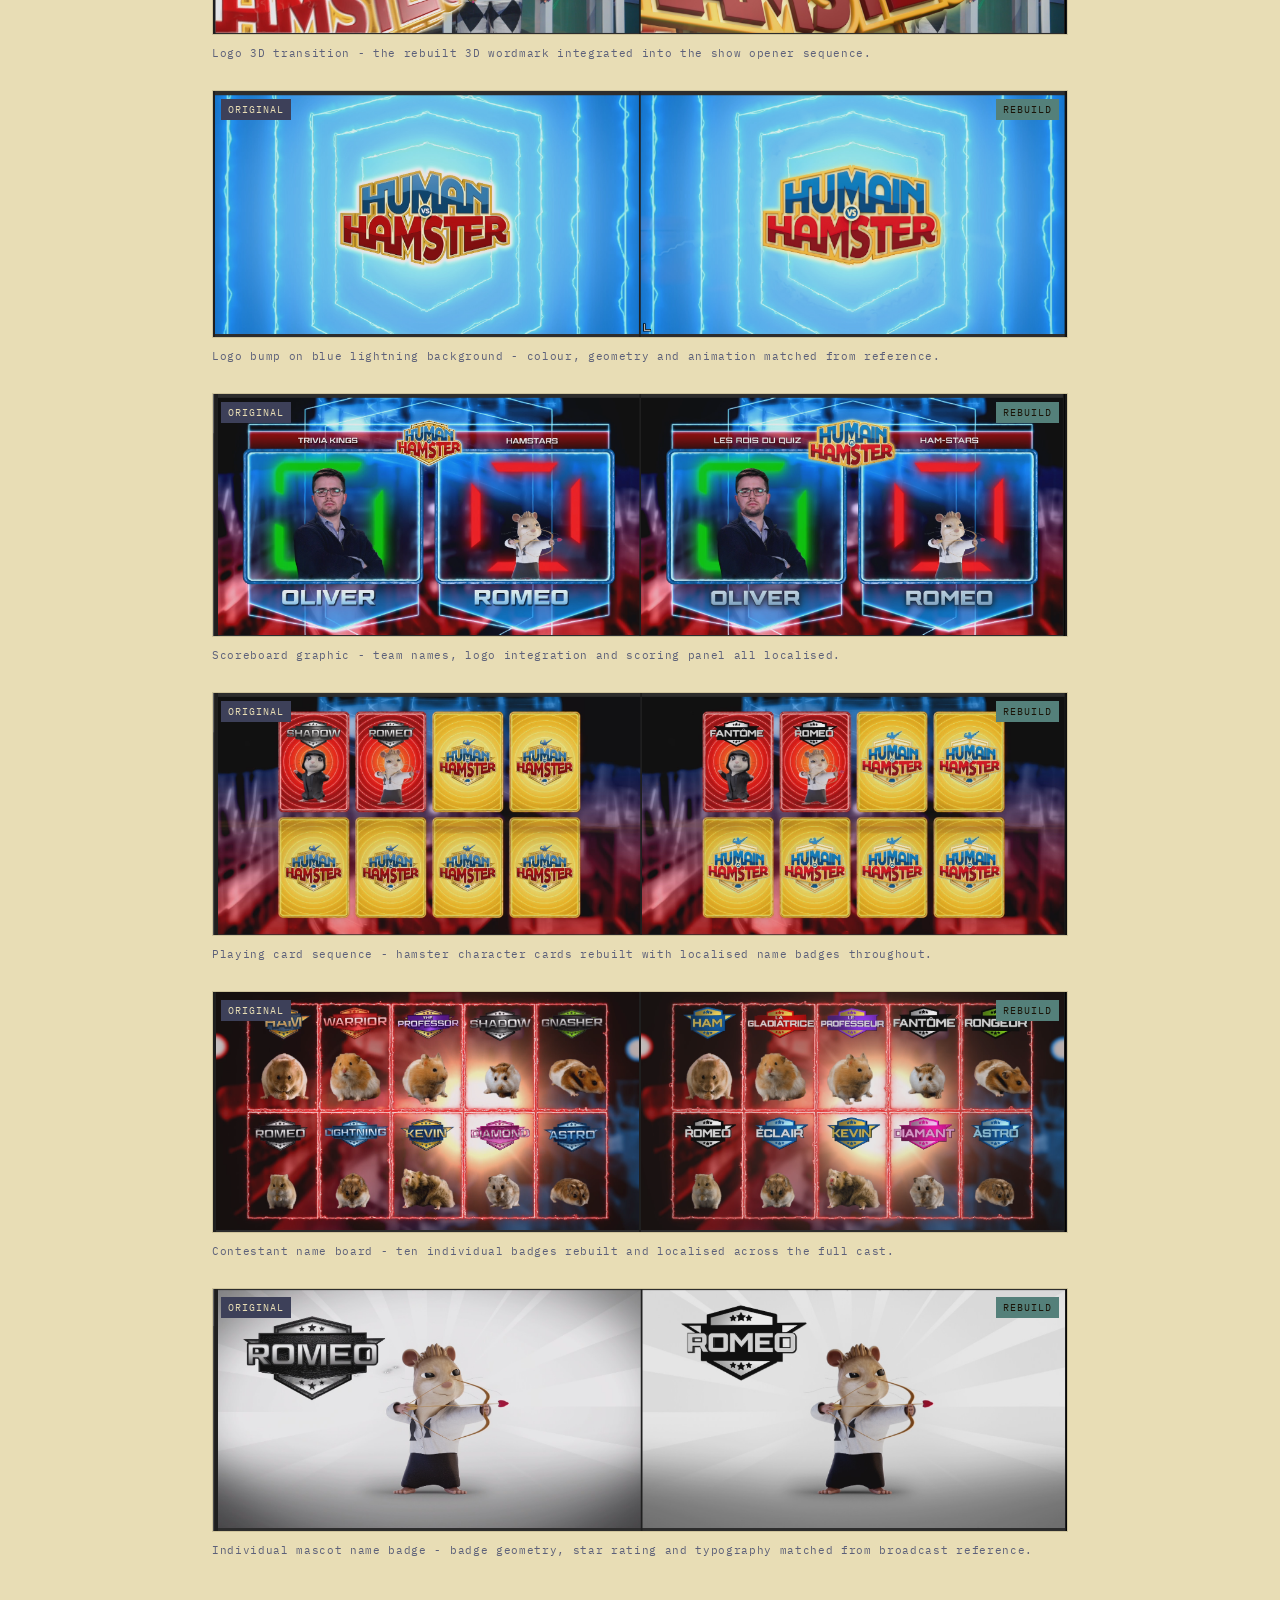
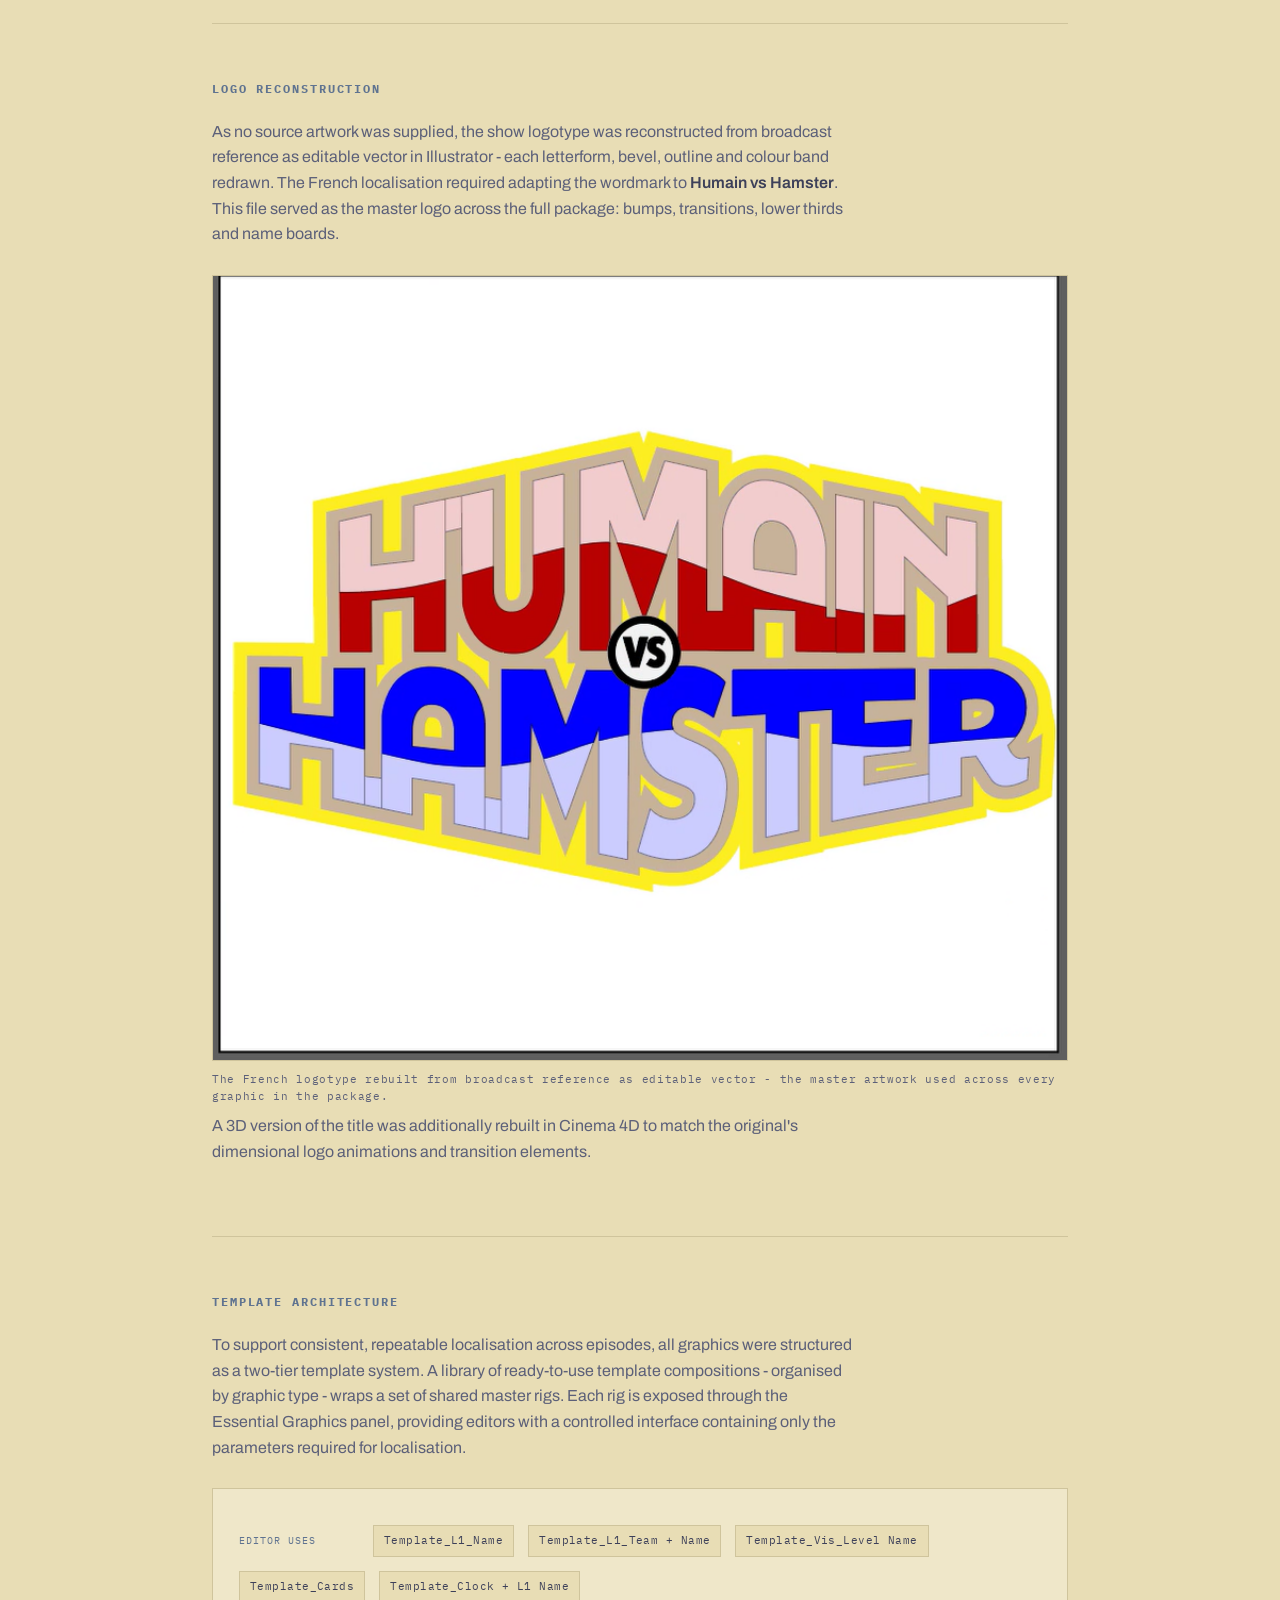
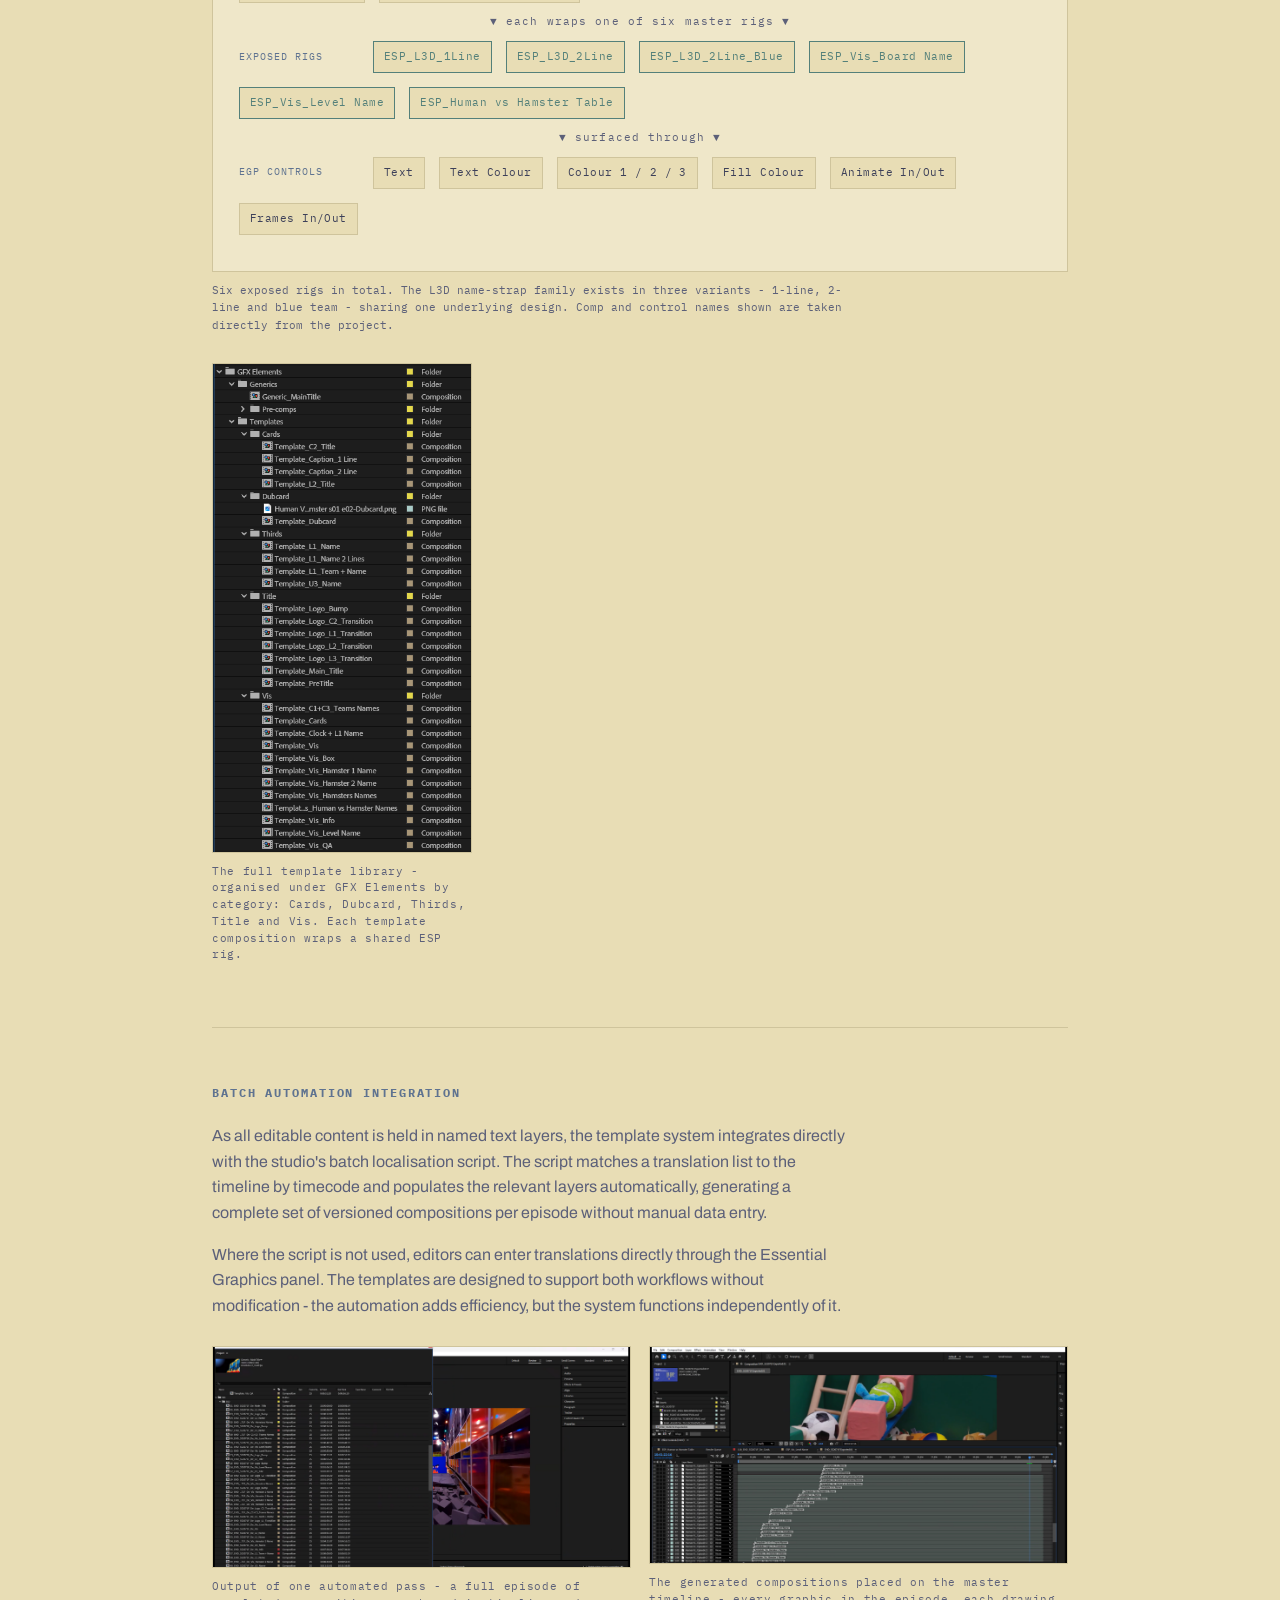
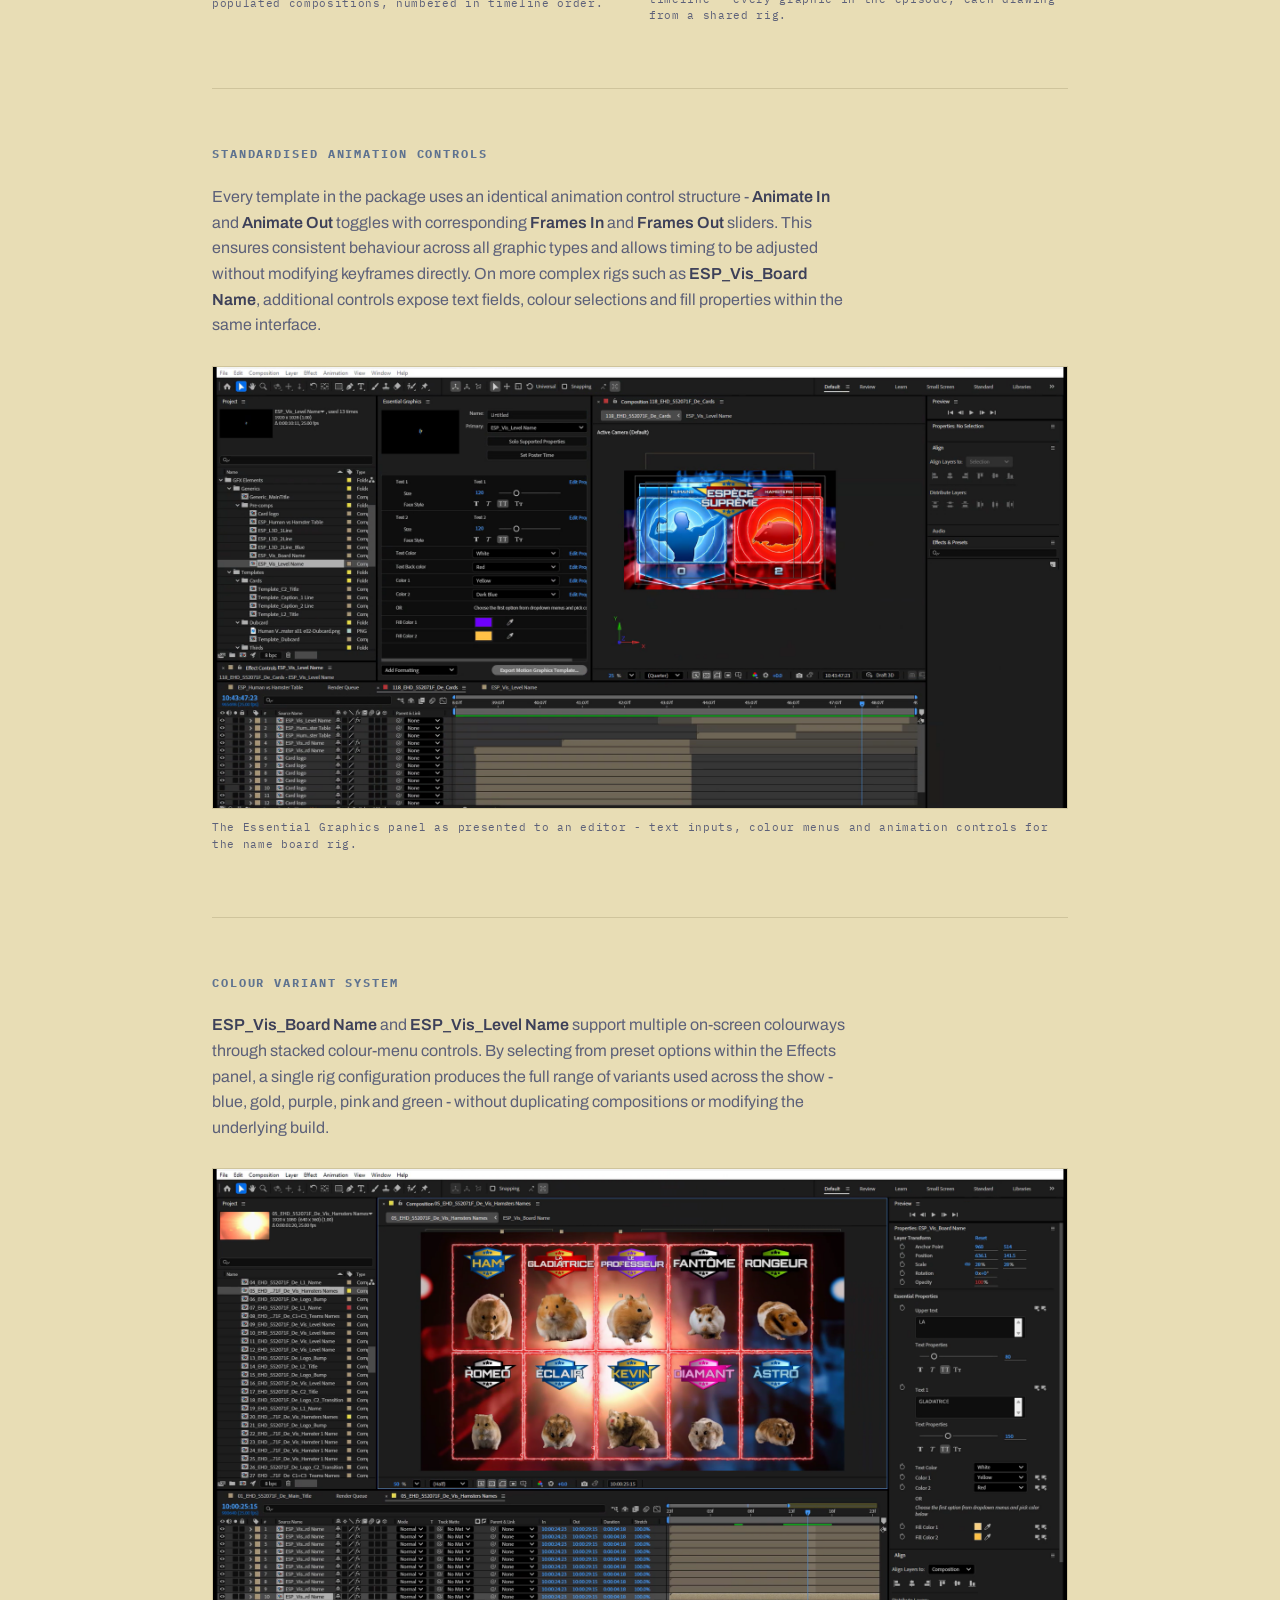
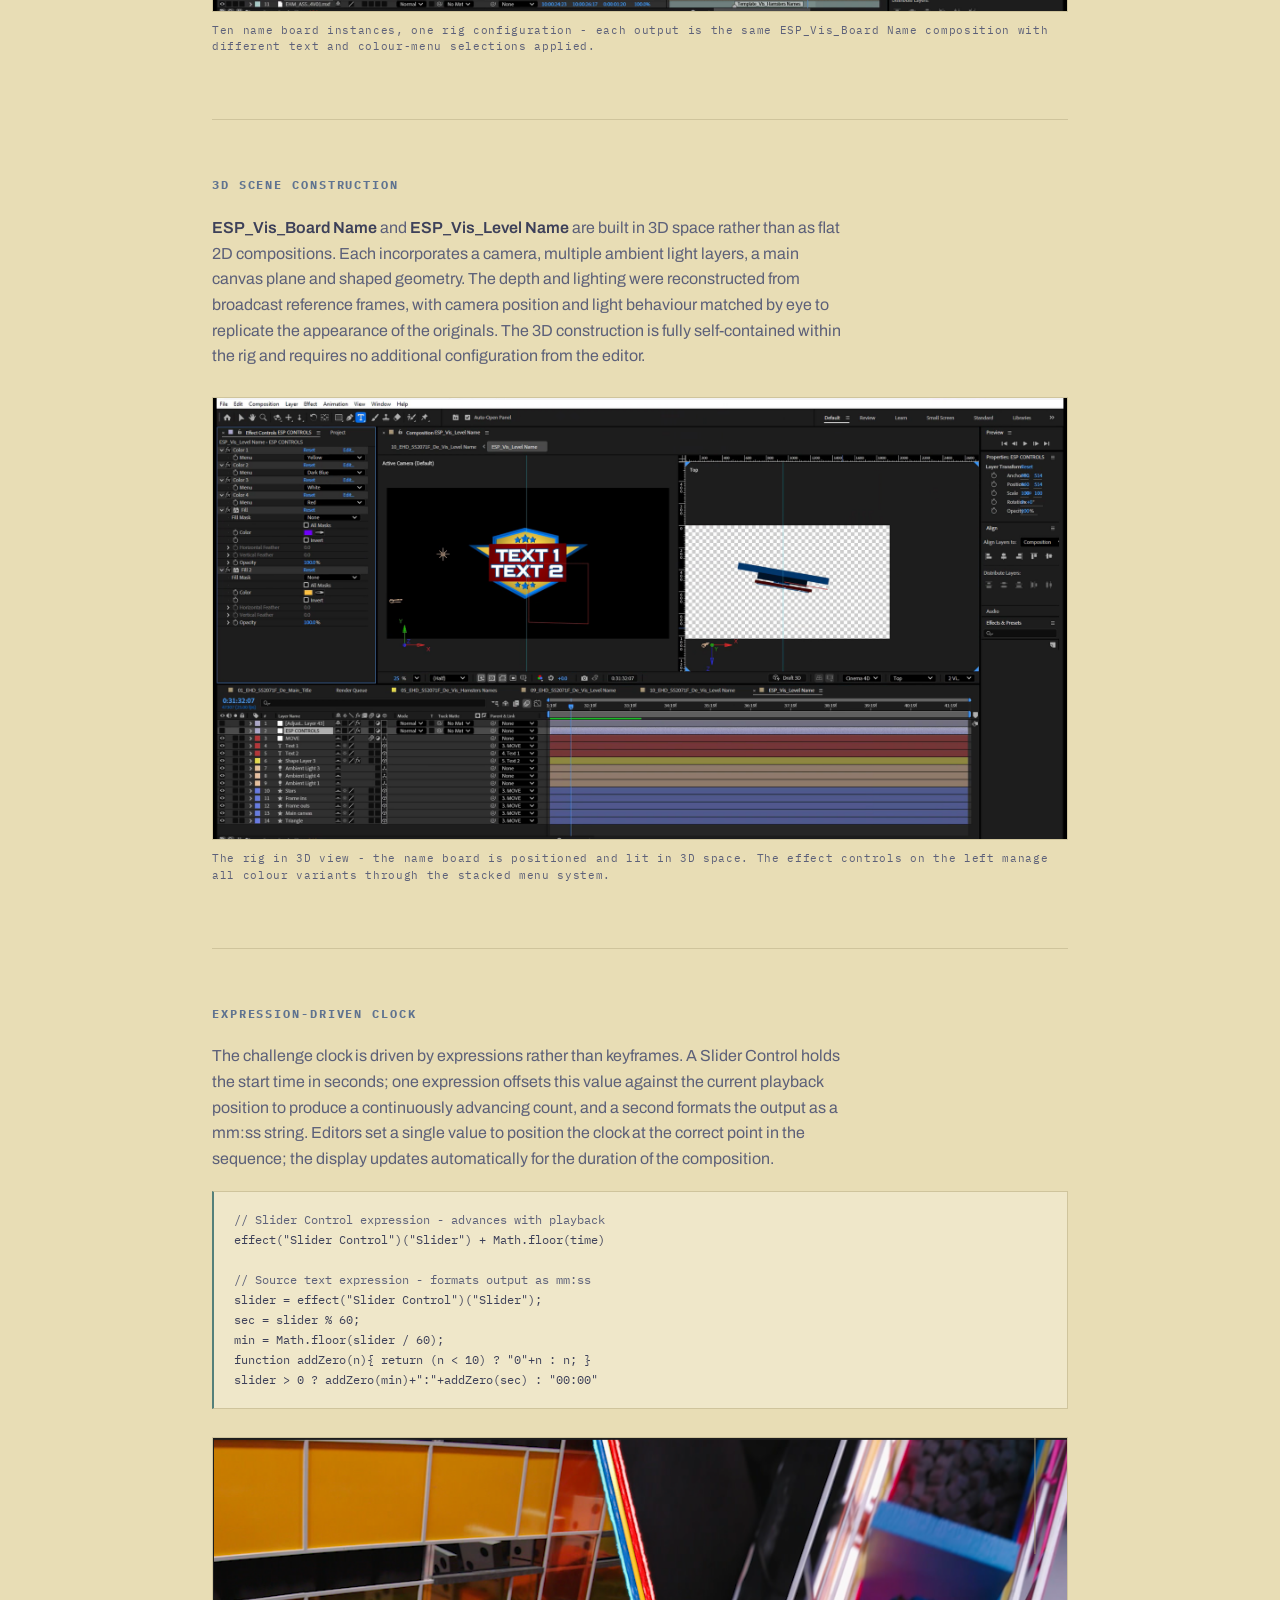
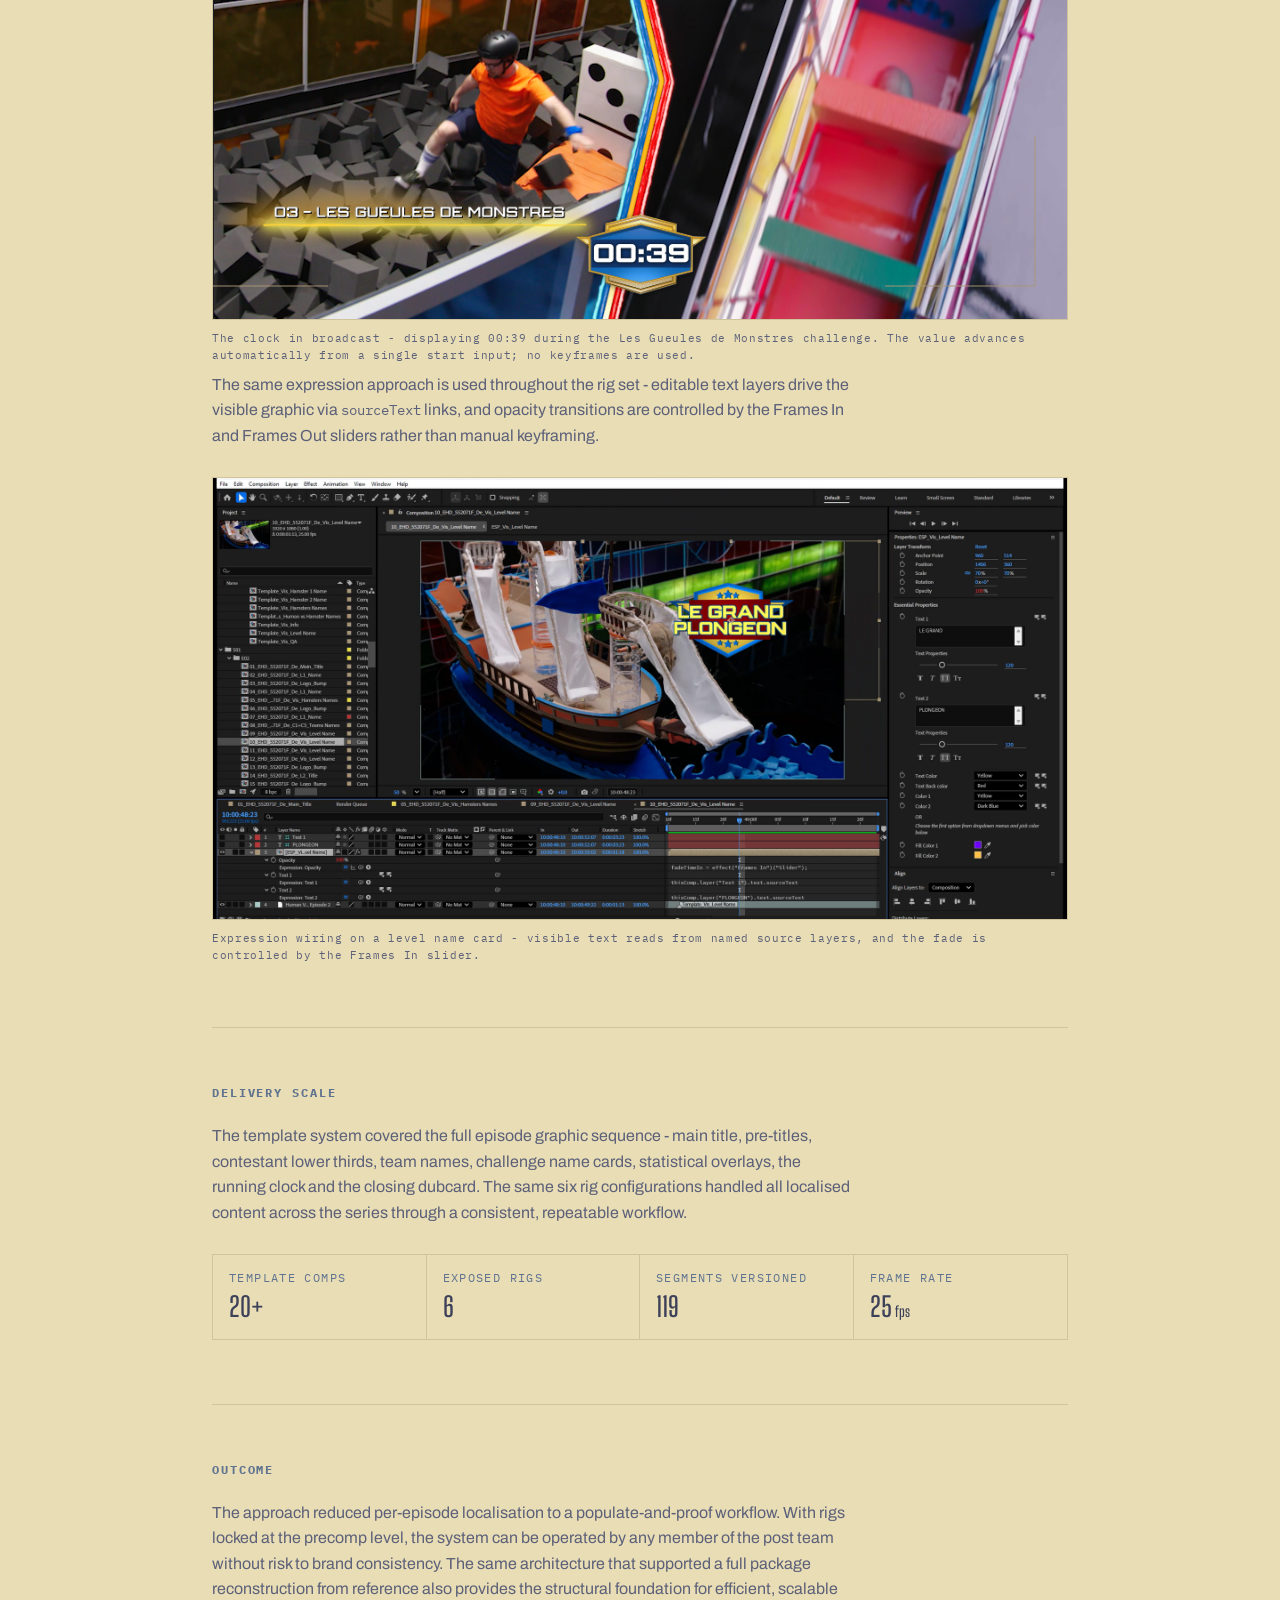
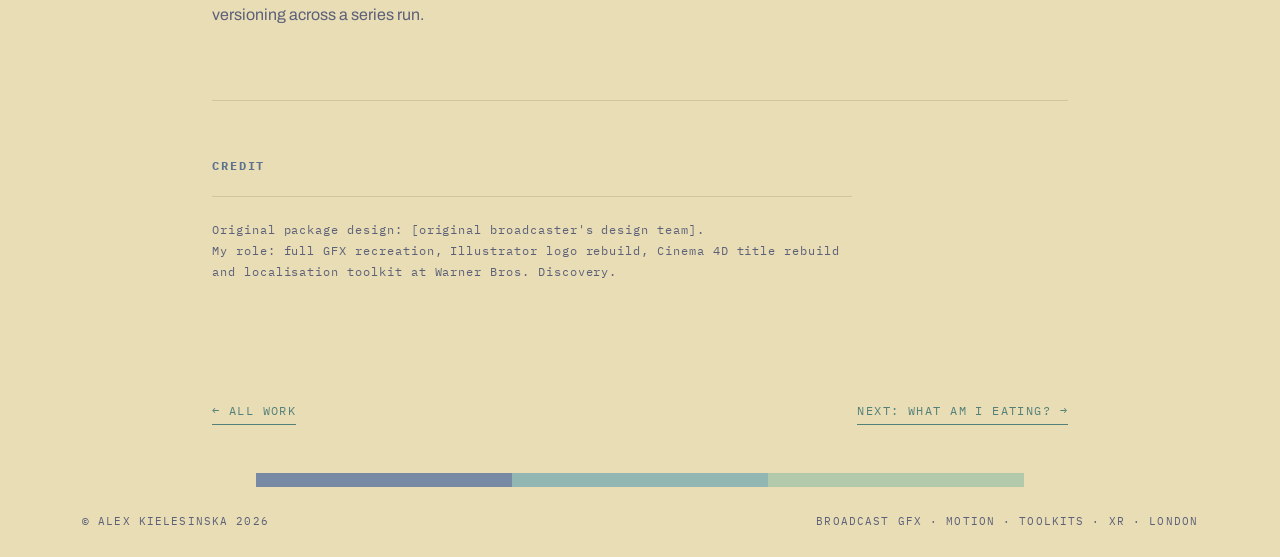
<file: case-human-vs-hamster.html>
<!DOCTYPE html>
<html lang="en">
<head>
<meta charset="UTF-8">
<meta name="viewport" content="width=device-width, initial-scale=1.0">
<title>Human vs Hamster - GFX Rebuild & Toolkit · Alex Kielesinska</title>
<meta name="description" content="Full reconstruction of the Human vs Hamster graphics package from broadcast reference, structured as an automation-compatible Essential Properties toolkit for French localisation.">
<link rel="preconnect" href="https://fonts.googleapis.com">
<link rel="preconnect" href="https://fonts.gstatic.com" crossorigin>
<link href="https://fonts.googleapis.com/css2?family=Big+Shoulders+Display:wght@500;600;700&family=Archivo:wght@400;500;600&family=IBM+Plex+Mono:wght@400;500&display=swap" rel="stylesheet">
<link rel="stylesheet" href="case.css">
<style>
.diagram{border:1px solid var(--line);background:var(--ink-2);padding:26px;margin:28px 0 8px}
.tier{display:flex;align-items:center;gap:14px;flex-wrap:wrap;margin:10px 0}
.tier .lbl{font-family:var(--mono);font-size:.64rem;letter-spacing:.1em;text-transform:uppercase;color:var(--cyan);width:120px;flex:none}
.chip{font-family:var(--mono);font-size:.7rem;letter-spacing:.04em;border:1px solid var(--line);background:var(--ink);padding:6px 10px;color:var(--bone)}
.chip.esp{border-color:var(--amber);color:var(--amber)}
.arrow{text-align:center;color:var(--grey);font-family:var(--mono);font-size:.7rem;letter-spacing:.1em;margin:6px 0}
.specs{display:grid;grid-template-columns:repeat(4,1fr);gap:0;border:1px solid var(--line);margin:28px 0 8px}
.specs div{padding:14px 16px;border-right:1px solid var(--line)}
.specs div:last-child{border-right:0}
.specs .mono{color:var(--cyan);display:block;margin-bottom:6px}
.specs .big{font-family:var(--disp);font-size:1.7rem;font-weight:600;line-height:1}
pre.code{background:var(--ink-2);border:1px solid var(--line);border-left:2px solid var(--amber);padding:18px 20px;overflow-x:auto;font-family:var(--mono);font-size:.78rem;line-height:1.6;color:var(--bone);margin:20px 0 8px}
pre.code .c{color:var(--grey)}
@media(max-width:700px){.specs{grid-template-columns:1fr 1fr}.specs div:nth-child(2){border-right:0}.specs div:nth-child(-n+2){border-bottom:1px solid var(--line)}.tier .lbl{width:100%}}
</style>
</head>
<body>

<header>
  <div class="nav">
    <a class="wordmark" href="index.html">Alex Kielesinska</a>
    <a class="back" href="index.html#work">← Back to work</a>
  </div>
</header>

<div class="wrap">

  <div class="case-hero">
    <!-- EDIT: Confirm the year -->
    <p class="mono kicker">Warner Bros. Discovery · Localisation · 2025</p>
    <h1>Human vs Hamster -<br>GFX Rebuild &amp; Toolkit</h1>
    <p class="mono meta">GFX recreation · Illustrator logo rebuild · Cinema 4D · Essential Properties · Automation-ready</p>
    <div class="facts">
      <div><span class="mono">Role</span><span class="val">GFX rebuild &amp; toolkit design and episodes localisation</span></div>
      <!-- EDIT: Fill in episode count -->
      <div><span class="mono">Scope</span><span class="val">8 episodes · 2D + 3D</span></div>
      <div><span class="mono">Language</span><span class="val">French</span></div>
      <div><span class="mono">Source files</span><span class="val">None</span></div>
    </div>
  </div>

  <section>
    <h2>Overview</h2>
    <p>With no source files supplied, the French localisation of Human vs Hamster required a complete reconstruction of the show's graphics package from broadcast reference alone. All 2D and 3D elements - including the show logo - were rebuilt from scratch, then structured into a reusable, automation-compatible template system to support efficient versioning across the series.</p>
  </section>

  <section>
    <h2>Accuracy of reconstruction</h2>
    <p>Each graphic was rebuilt without access to project files, using broadcast reference frames as the sole guide for typography, colour, lighting and motion timing. The comparisons below show the English original (left) alongside the rebuilt French localisation (right).</p>
    <figure class="compare orig-left">
      <img src="img/hvh-compare-logo-orange.png" alt="Human vs Hamster main title logo EN original alongside rebuilt French version">
      <figcaption>Main title logo - reconstructed from broadcast reference as a 3D asset, localised to the French wordmark. Human vs Hamster to Humain vs Hamster</figcaption>
    </figure>
    <figure class="compare orig-left">
      <img src="img/hvh-compare-logo-presenters.png" alt="Human vs Hamster logo transition EN alongside French rebuilt version">
      <figcaption>Logo 3D transition - the rebuilt 3D wordmark integrated into the show opener sequence.</figcaption>
    </figure>
    <figure class="compare orig-left">
      <img src="img/hvh-compare-logo-blue.png" alt="Human vs Hamster blue lightning logo bump EN alongside French version">
      <figcaption>Logo bump on blue lightning background - colour, geometry and animation matched from reference.</figcaption>
    </figure>
    <figure class="compare orig-left">
      <img src="img/hvh-compare-scoreboard.png" alt="Trivia Kings scoreboard EN alongside Les Rois du Quiz French version">
      <figcaption>Scoreboard graphic - team names, logo integration and scoring panel all localised.</figcaption>
    </figure>
    <figure class="compare orig-left">
      <img src="img/hvh-compare-cards.png" alt="Playing card sequence EN alongside French localised version with character badges">
      <figcaption>Playing card sequence - hamster character cards rebuilt with localised name badges throughout.</figcaption>
    </figure>
    <figure class="compare orig-left">
      <img src="img/hvh-compare-hamster-board.png" alt="Full hamster contestant board EN alongside French version">
      <figcaption>Contestant name board - ten individual badges rebuilt and localised across the full cast.</figcaption>
    </figure>
    <figure class="compare orig-left">
      <img src="img/hvh-compare-mascot-name.png" alt="Romeo mascot with name badge EN alongside French version">
      <figcaption>Individual mascot name badge - badge geometry, star rating and typography matched from broadcast reference.</figcaption>
    </figure>
  </section>

  <section>
    <h2>Logo reconstruction</h2>
    <p>As no source artwork was supplied, the show logotype was reconstructed from broadcast reference as editable vector in Illustrator - each letterform, bevel, outline and colour band redrawn. The French localisation required adapting the wordmark to <strong>Humain vs Hamster</strong>. This file served as the master logo across the full package: bumps, transitions, lower thirds and name boards.</p>
    <figure>
      <img src="img/logo-rebuild-ai.png" alt="Humain vs Hamster logo rebuilt as editable vector in Illustrator">
      <figcaption>The French logotype rebuilt from broadcast reference as editable vector - the master artwork used across every graphic in the package.</figcaption>
    </figure>
    <p>A 3D version of the title was additionally rebuilt in Cinema 4D to match the original's dimensional logo animations and transition elements.</p>
  </section>

  <section>
    <h2>Template architecture</h2>
    <p>To support consistent, repeatable localisation across episodes, all graphics were structured as a two-tier template system. A library of ready-to-use template compositions - organised by graphic type - wraps a set of shared master rigs. Each rig is exposed through the Essential Graphics panel, providing editors with a controlled interface containing only the parameters required for localisation.</p>
    <div class="diagram">
      <div class="tier"><span class="lbl">Editor uses</span><span class="chip">Template_L1_Name</span><span class="chip">Template_L1_Team + Name</span><span class="chip">Template_Vis_Level Name</span><span class="chip">Template_Cards</span><span class="chip">Template_Clock + L1 Name</span></div>
      <div class="arrow">▼ each wraps one of six master rigs ▼</div>
      <div class="tier"><span class="lbl">Exposed rigs</span><span class="chip esp">ESP_L3D_1Line</span><span class="chip esp">ESP_L3D_2Line</span><span class="chip esp">ESP_L3D_2Line_Blue</span><span class="chip esp">ESP_Vis_Board Name</span><span class="chip esp">ESP_Vis_Level Name</span><span class="chip esp">ESP_Human vs Hamster Table</span></div>
      <div class="arrow">▼ surfaced through ▼</div>
      <div class="tier"><span class="lbl">EGP controls</span><span class="chip">Text</span><span class="chip">Text Colour</span><span class="chip">Colour 1 / 2 / 3</span><span class="chip">Fill Colour</span><span class="chip">Animate In/Out</span><span class="chip">Frames In/Out</span></div>
    </div>
    <p style="font-family:var(--mono);font-size:.7rem;color:var(--grey);margin-top:10px">Six exposed rigs in total. The L3D name-strap family exists in three variants - 1-line, 2-line and blue team - sharing one underlying design. Comp and control names shown are taken directly from the project.</p>
    <figure style="max-width:260px">
      <img src="img/hvh-gfx-elements.png" alt="After Effects GFX Elements panel showing the full template library organised by type">
      <figcaption>The full template library - organised under GFX Elements by category: Cards, Dubcard, Thirds, Title and Vis. Each template composition wraps a shared ESP rig.</figcaption>
    </figure>
  </section>

  <section>
    <h2>Batch automation integration</h2>
    <p>As all editable content is held in named text layers, the template system integrates directly with the studio's batch localisation script. The script matches a translation list to the timeline by timecode and populates the relevant layers automatically, generating a complete set of versioned compositions per episode without manual data entry.</p>
    <p>Where the script is not used, editors can enter translations directly through the Essential Graphics panel. The templates are designed to support both workflows without modification - the automation adds efficiency, but the system functions independently of it.</p>
    <div class="fig-grid">
      <figure>
        <img src="img/generated-comps.png" alt="Project panel showing a full season and episode folder of automatically generated graphics compositions">
        <figcaption>Output of one automated pass - a full episode of populated compositions, numbered in timeline order.</figcaption>
      </figure>
      <figure>
        <img src="img/master-timeline.png" alt="Master timeline with named template compositions placed over the programme footage">
        <figcaption>The generated compositions placed on the master timeline - every graphic in the episode, each drawing from a shared rig.</figcaption>
      </figure>
    </div>
  </section>

  <section>
    <h2>Standardised animation controls</h2>
    <p>Every template in the package uses an identical animation control structure - <strong>Animate In</strong> and <strong>Animate Out</strong> toggles with corresponding <strong>Frames In</strong> and <strong>Frames Out</strong> sliders. This ensures consistent behaviour across all graphic types and allows timing to be adjusted without modifying keyframes directly. On more complex rigs such as <strong>ESP_Vis_Board Name</strong>, additional controls expose text fields, colour selections and fill properties within the same interface.</p>
    <figure>
      <img src="img/egp-colour-controls.png" alt="Essential Graphics panel showing exposed controls alongside the rendered name board">
      <figcaption>The Essential Graphics panel as presented to an editor - text inputs, colour menus and animation controls for the name board rig.</figcaption>
    </figure>
  </section>

  <section>
    <h2>Colour variant system</h2>
    <p><strong>ESP_Vis_Board Name</strong> and <strong>ESP_Vis_Level Name</strong> support multiple on-screen colourways through stacked colour-menu controls. By selecting from preset options within the Effects panel, a single rig configuration produces the full range of variants used across the show - blue, gold, purple, pink and green - without duplicating compositions or modifying the underlying build.</p>
    <figure>
      <img src="img/hamster-board.png" alt="Ten contestant name boards displayed in different colourways, all driven by the same rig">
      <figcaption>Ten name board instances, one rig configuration - each output is the same ESP_Vis_Board Name composition with different text and colour-menu selections applied.</figcaption>
    </figure>
  </section>

  <section>
    <h2>3D scene construction</h2>
    <p><strong>ESP_Vis_Board Name</strong> and <strong>ESP_Vis_Level Name</strong> are built in 3D space rather than as flat 2D compositions. Each incorporates a camera, multiple ambient light layers, a main canvas plane and shaped geometry. The depth and lighting were reconstructed from broadcast reference frames, with camera position and light behaviour matched by eye to replicate the appearance of the originals. The 3D construction is fully self-contained within the rig and requires no additional configuration from the editor.</p>
    <figure>
      <img src="img/rig-3d-internals.png" alt="ESP rig showing the 3D top-view with the board in space alongside the colour-menu effect controls">
      <figcaption>The rig in 3D view - the name board is positioned and lit in 3D space. The effect controls on the left manage all colour variants through the stacked menu system.</figcaption>
    </figure>
  </section>

  <section>
    <h2>Expression-driven clock</h2>
    <p>The challenge clock is driven by expressions rather than keyframes. A Slider Control holds the start time in seconds; one expression offsets this value against the current playback position to produce a continuously advancing count, and a second formats the output as a mm:ss string. Editors set a single value to position the clock at the correct point in the sequence; the display updates automatically for the duration of the composition.</p>
<pre class="code"><span class="c">// Slider Control expression - advances with playback</span>
effect("Slider Control")("Slider") + Math.floor(time)

<span class="c">// Source text expression - formats output as mm:ss</span>
slider = effect("Slider Control")("Slider");
sec = slider % 60;
min = Math.floor(slider / 60);
function addZero(n){ return (n &lt; 10) ? "0"+n : n; }
slider &gt; 0 ? addZero(min)+":"+addZero(sec) : "00:00"</pre>
    <figure>
      <img src="img/clock.png" alt="Broadcast frame showing the expression-driven clock at 00:39 during the Les Gueules de Monstres challenge">
      <figcaption>The clock in broadcast - displaying 00:39 during the Les Gueules de Monstres challenge. The value advances automatically from a single start input; no keyframes are used.</figcaption>
    </figure>
    <p>The same expression approach is used throughout the rig set - editable text layers drive the visible graphic via <span style="font-family:var(--mono);font-size:.85em">sourceText</span> links, and opacity transitions are controlled by the Frames In and Frames Out sliders rather than manual keyframing.</p>
    <figure>
      <img src="img/level-name-expressions.png" alt="Level name composition showing expression links between editable text layers and the visible graphic output">
      <figcaption>Expression wiring on a level name card - visible text reads from named source layers, and the fade is controlled by the Frames In slider.</figcaption>
    </figure>
  </section>

  <section>
    <h2>Delivery scale</h2>
    <p>The template system covered the full episode graphic sequence - main title, pre-titles, contestant lower thirds, team names, challenge name cards, statistical overlays, the running clock and the closing dubcard. The same six rig configurations handled all localised content across the series through a consistent, repeatable workflow.</p>
    <div class="specs">
      <div><span class="mono">Template comps</span><span class="big">20+</span></div>
      <div><span class="mono">Exposed rigs</span><span class="big">6</span></div>
      <div><span class="mono">Segments versioned</span><span class="big">119</span></div>
      <div><span class="mono">Frame rate</span><span class="big">25<span style="font-size:.9rem"> fps</span></span></div>
    </div>
  </section>

  <section>
    <h2>Outcome</h2>
    <p>The approach reduced per-episode localisation to a populate-and-proof workflow. With rigs locked at the precomp level, the system can be operated by any member of the post team without risk to brand consistency. The same architecture that supported a full package reconstruction from reference also provides the structural foundation for efficient, scalable versioning across a series run.</p>
  </section>

  <section>
    <h2>Credit</h2>
    <!-- EDIT: Add the original studio/network credit if you know it -->
    <p class="credit">Original package design: [original broadcaster's design team].<br>My role: full GFX recreation, Illustrator logo rebuild, Cinema 4D title rebuild and localisation toolkit at Warner Bros. Discovery.</p>
  </section>

  <div class="next">
    <a href="index.html#work">← All work</a>
    <a href="case-what-am-i-eating.html">Next: What Am I Eating? →</a>
  </div>

</div>

<footer>
  <div class="bars" aria-hidden="true">
    <div style="background:#E8DDB5"></div><div style="background:#788AA3"></div><div style="background:#92B6B1"></div><div style="background:#B2C9AB"></div><div style="background:#E8DDB5";border-top:1px solid #CFC49C"></div>
  </div>
  <div class="inner">
    <span>© Alex Kielesinska 2026</span>
    <span>Broadcast GFX · Motion · Toolkits · XR · London</span>
  </div>
</footer>

</body>
</html>
</file>
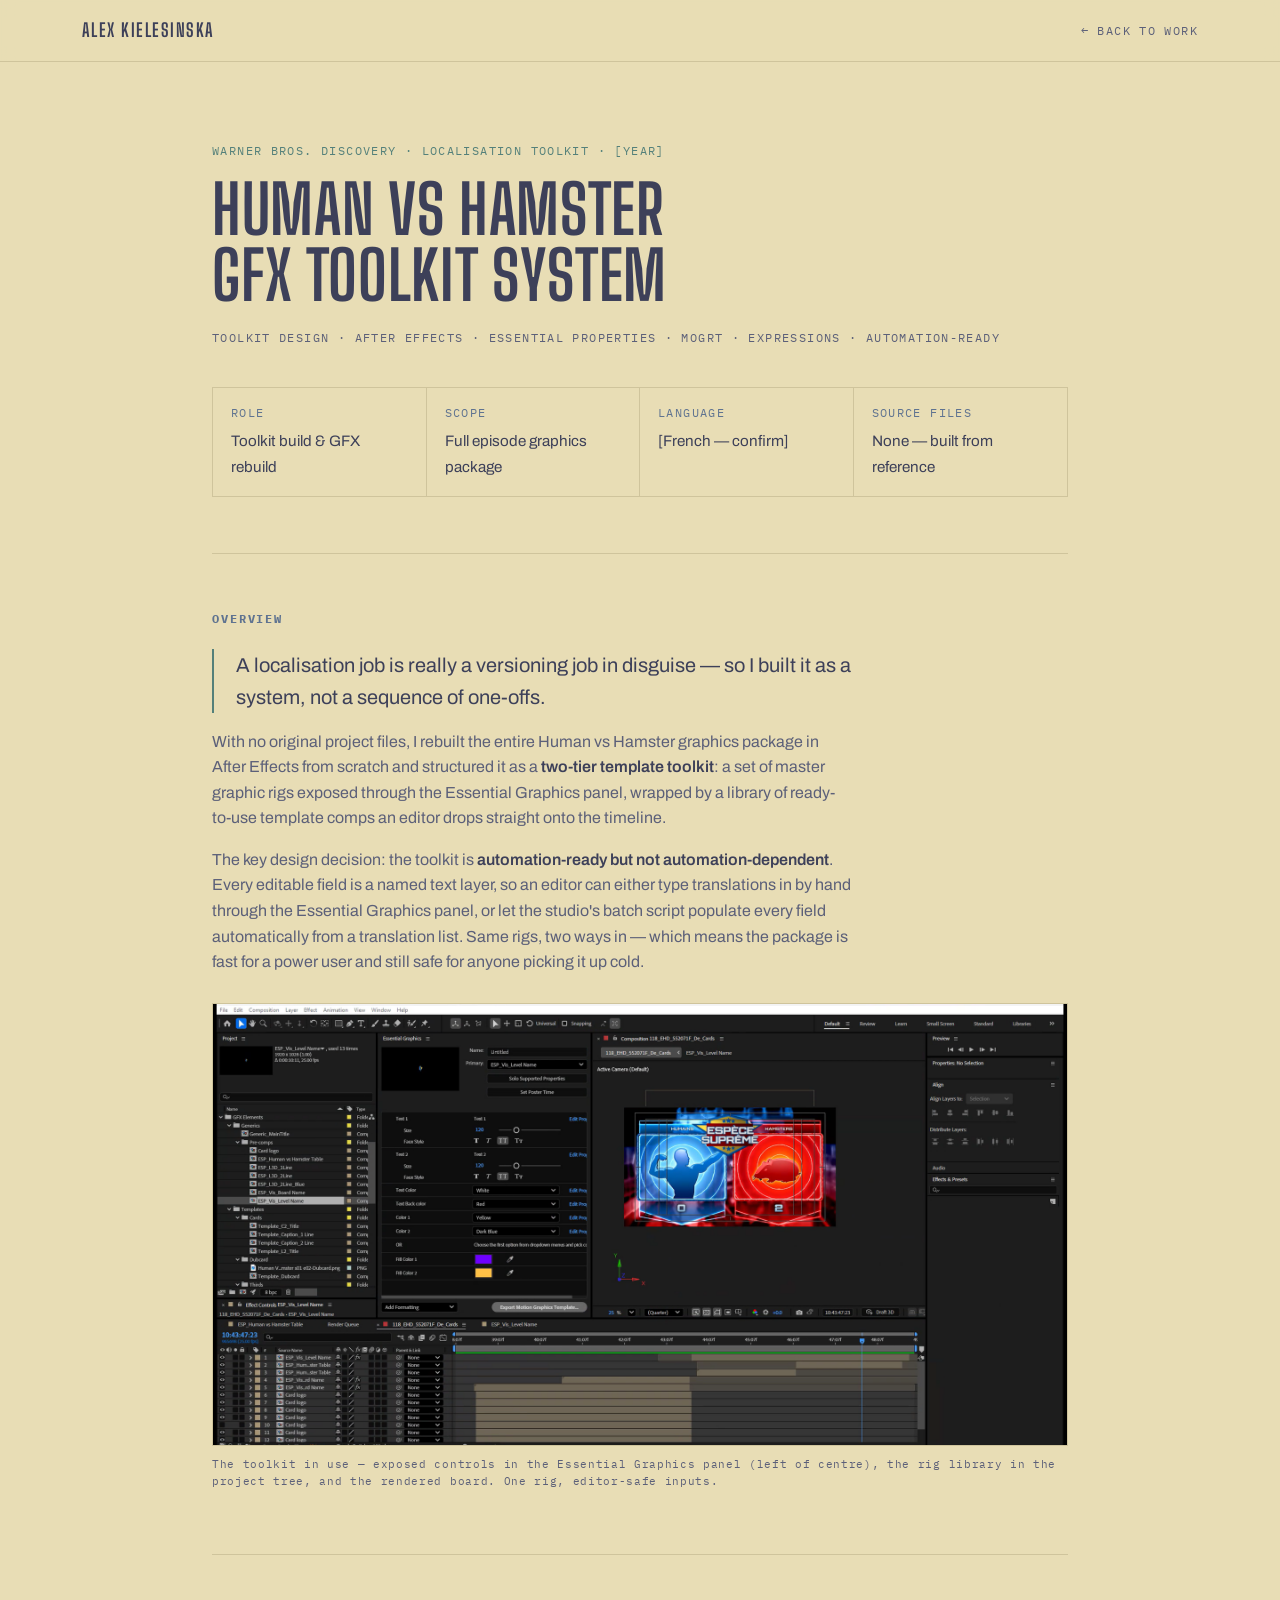
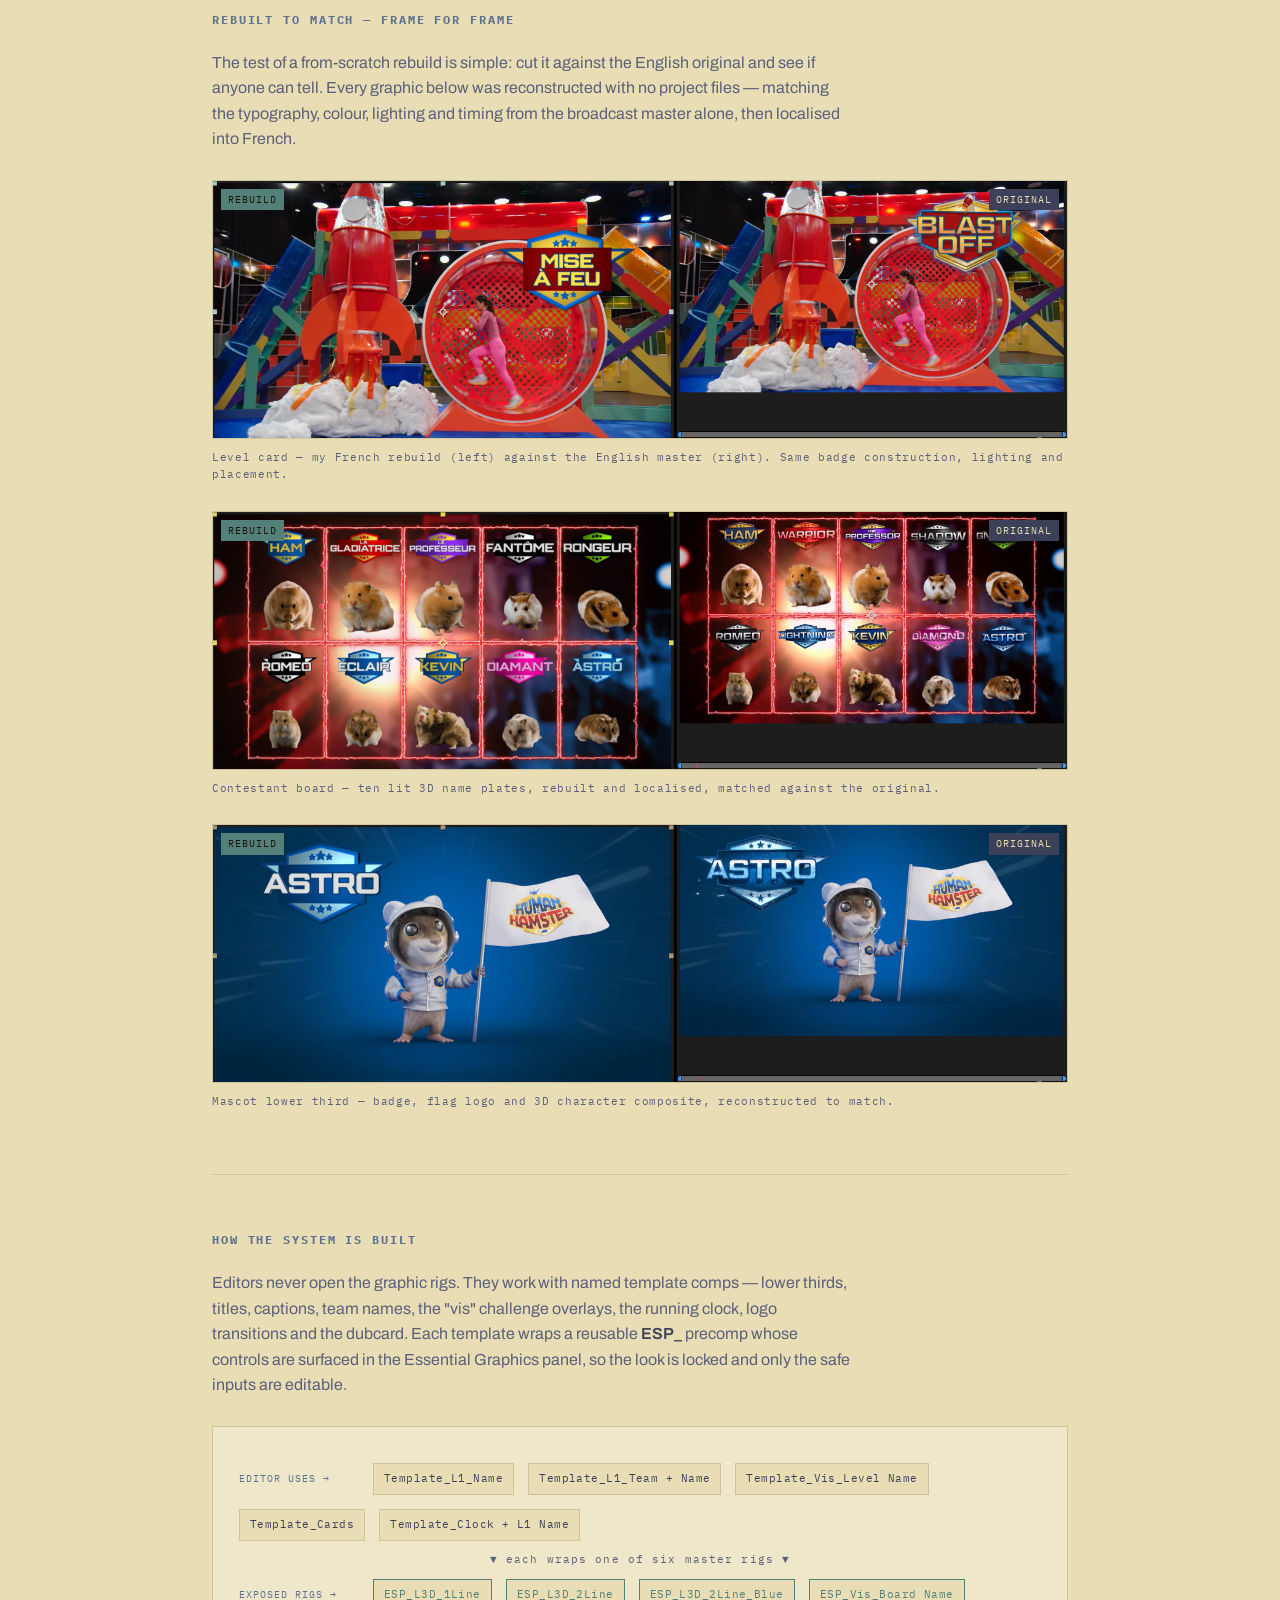
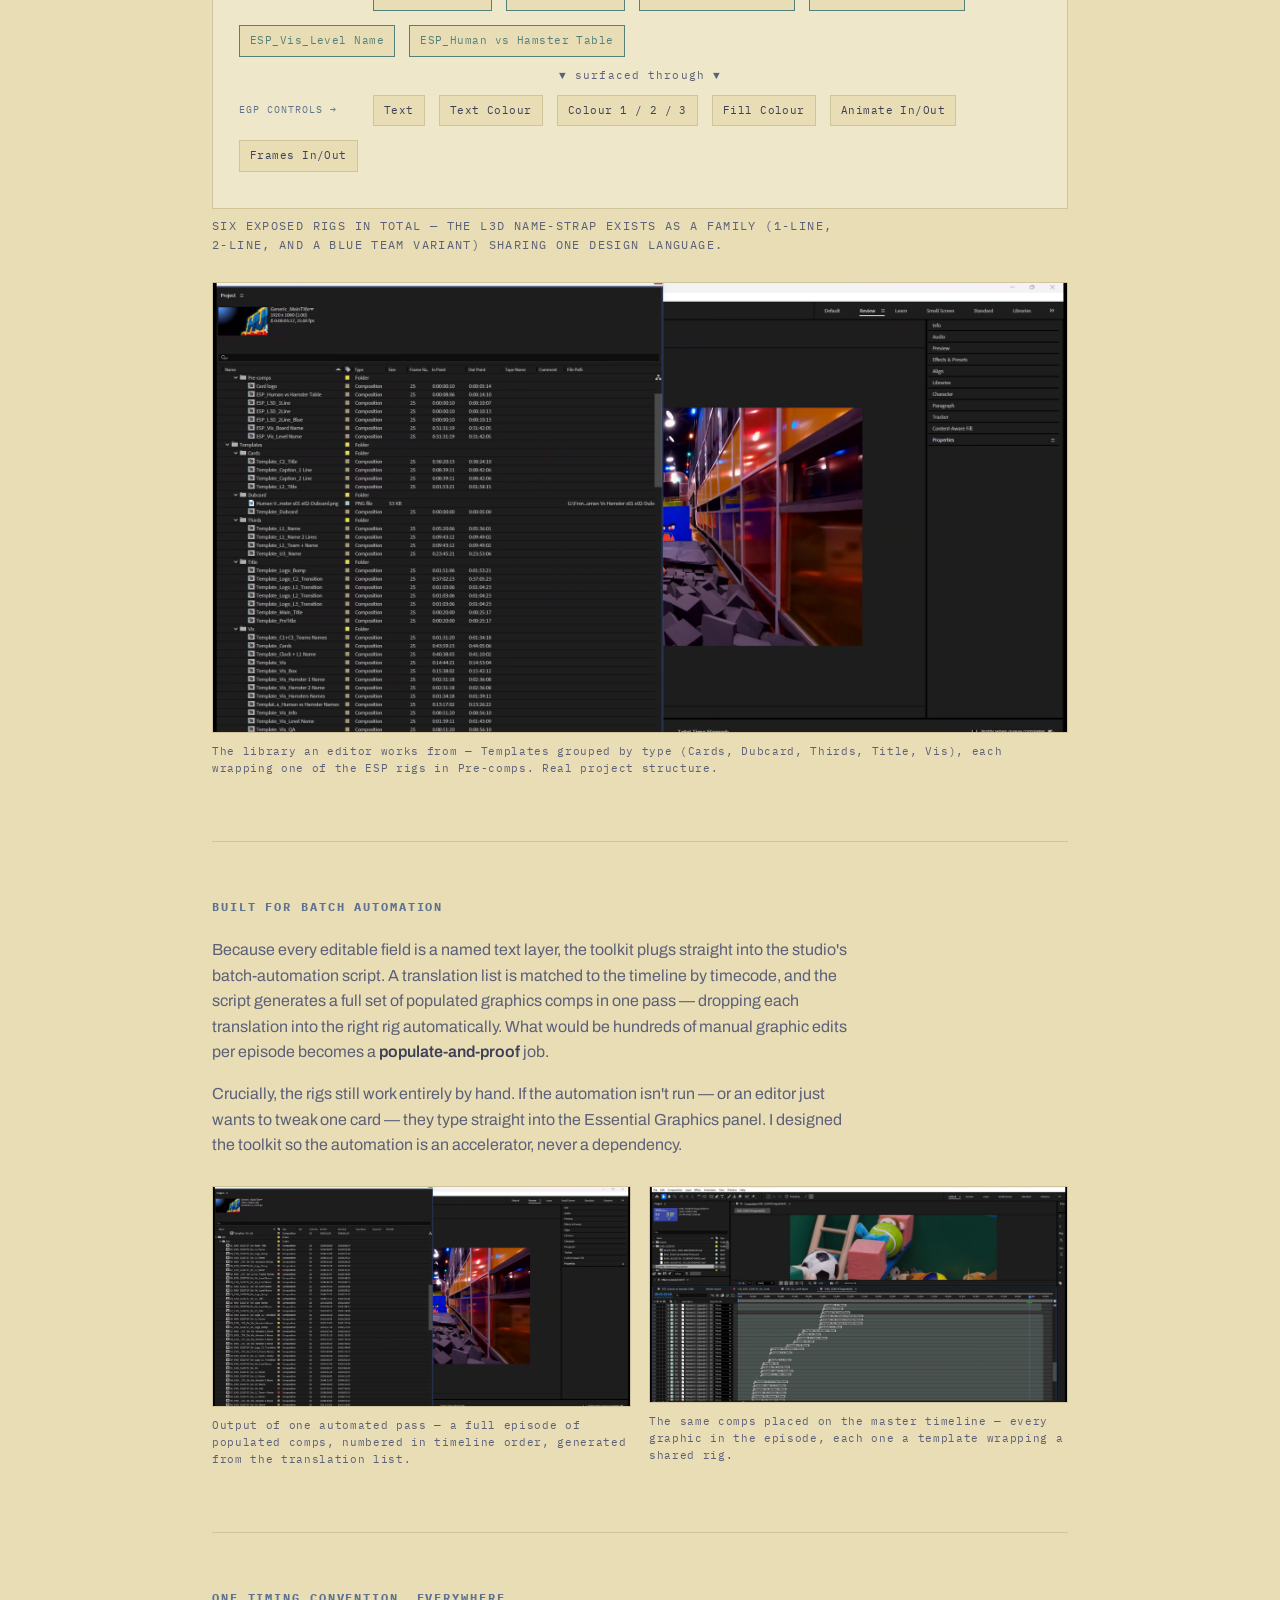
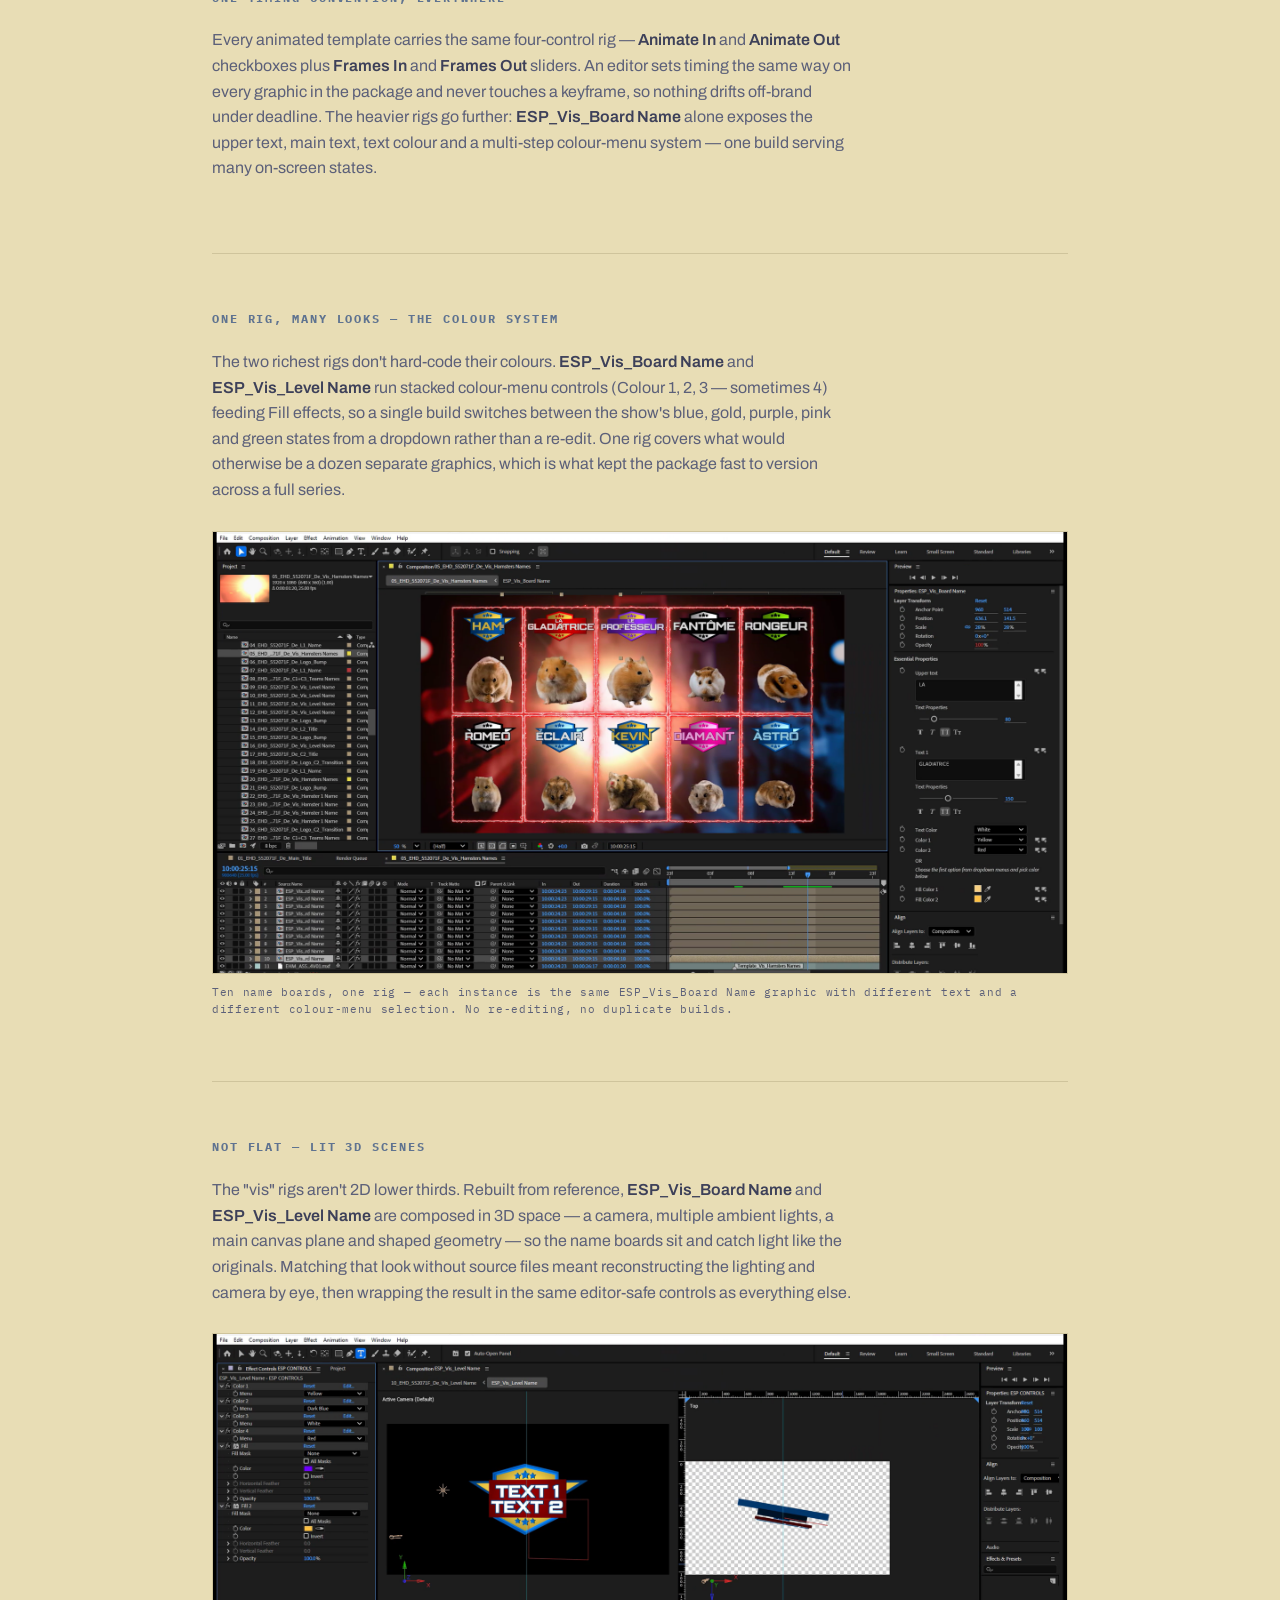
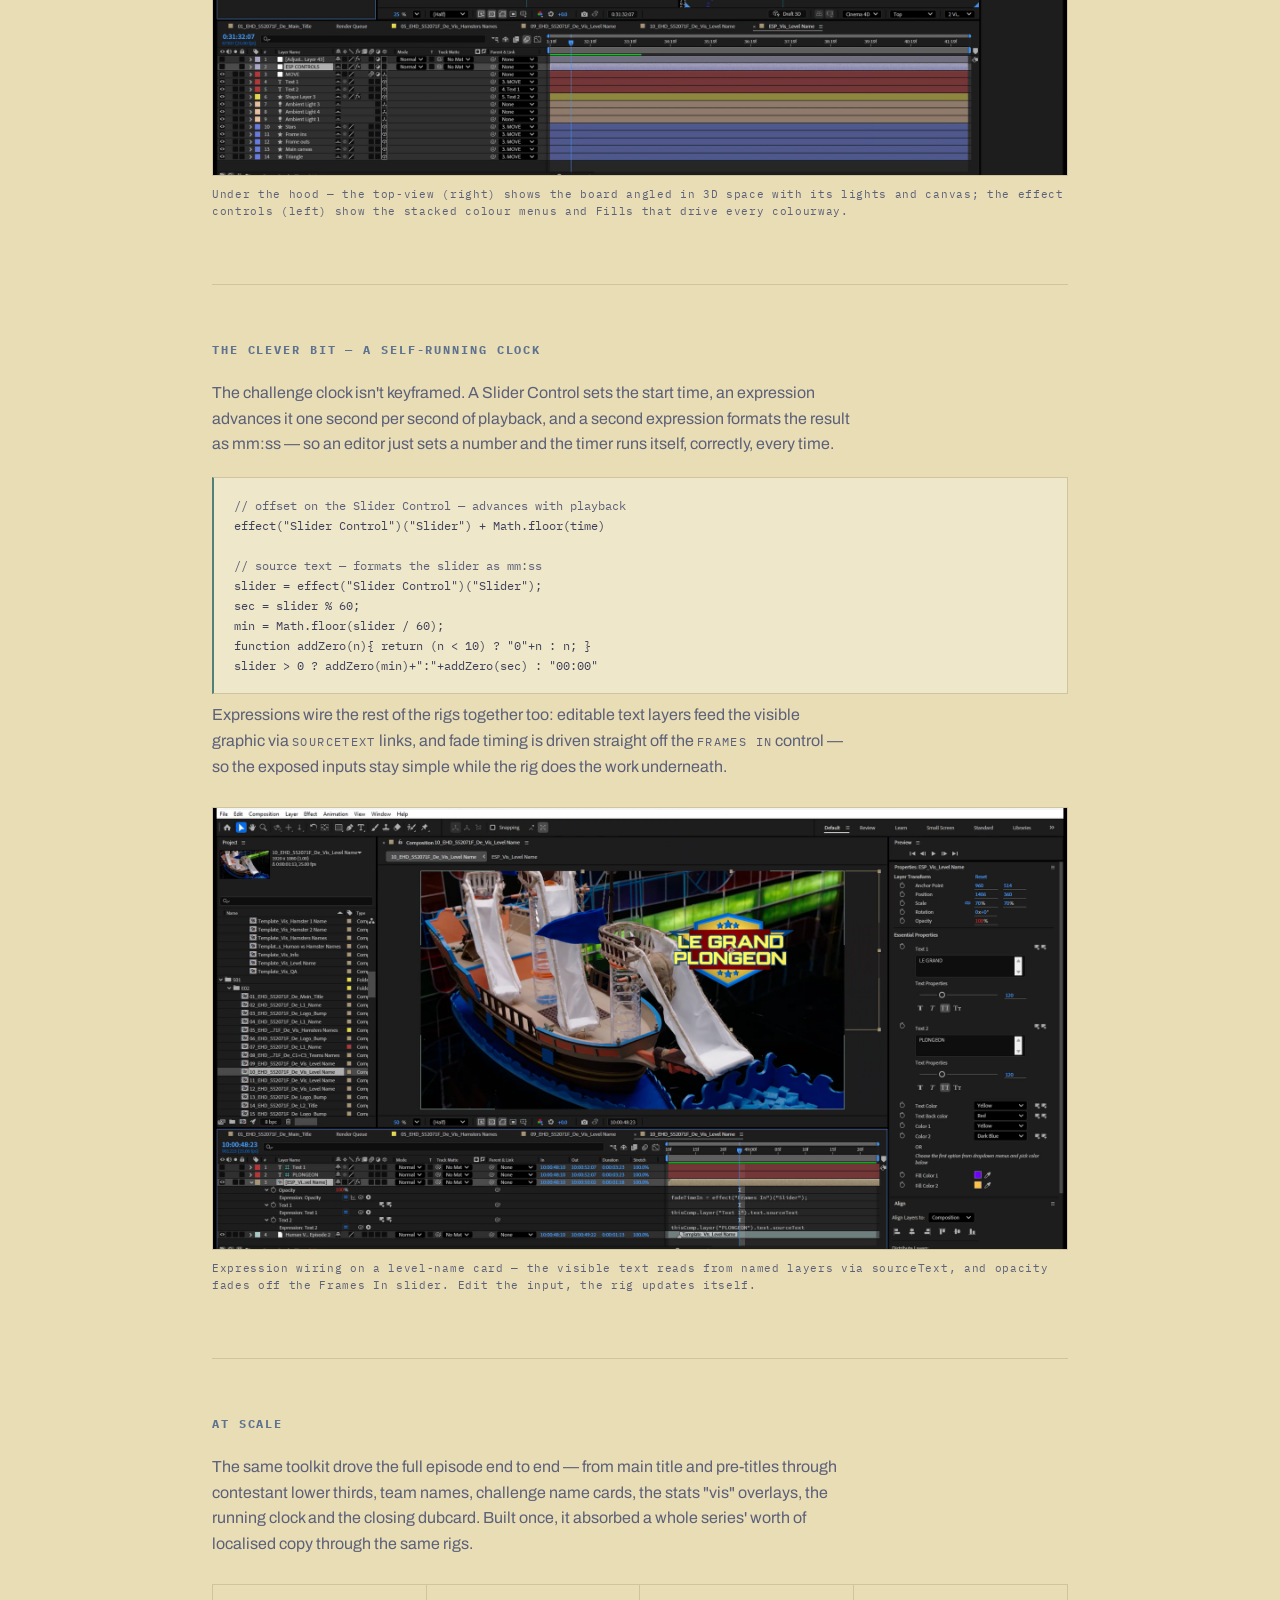
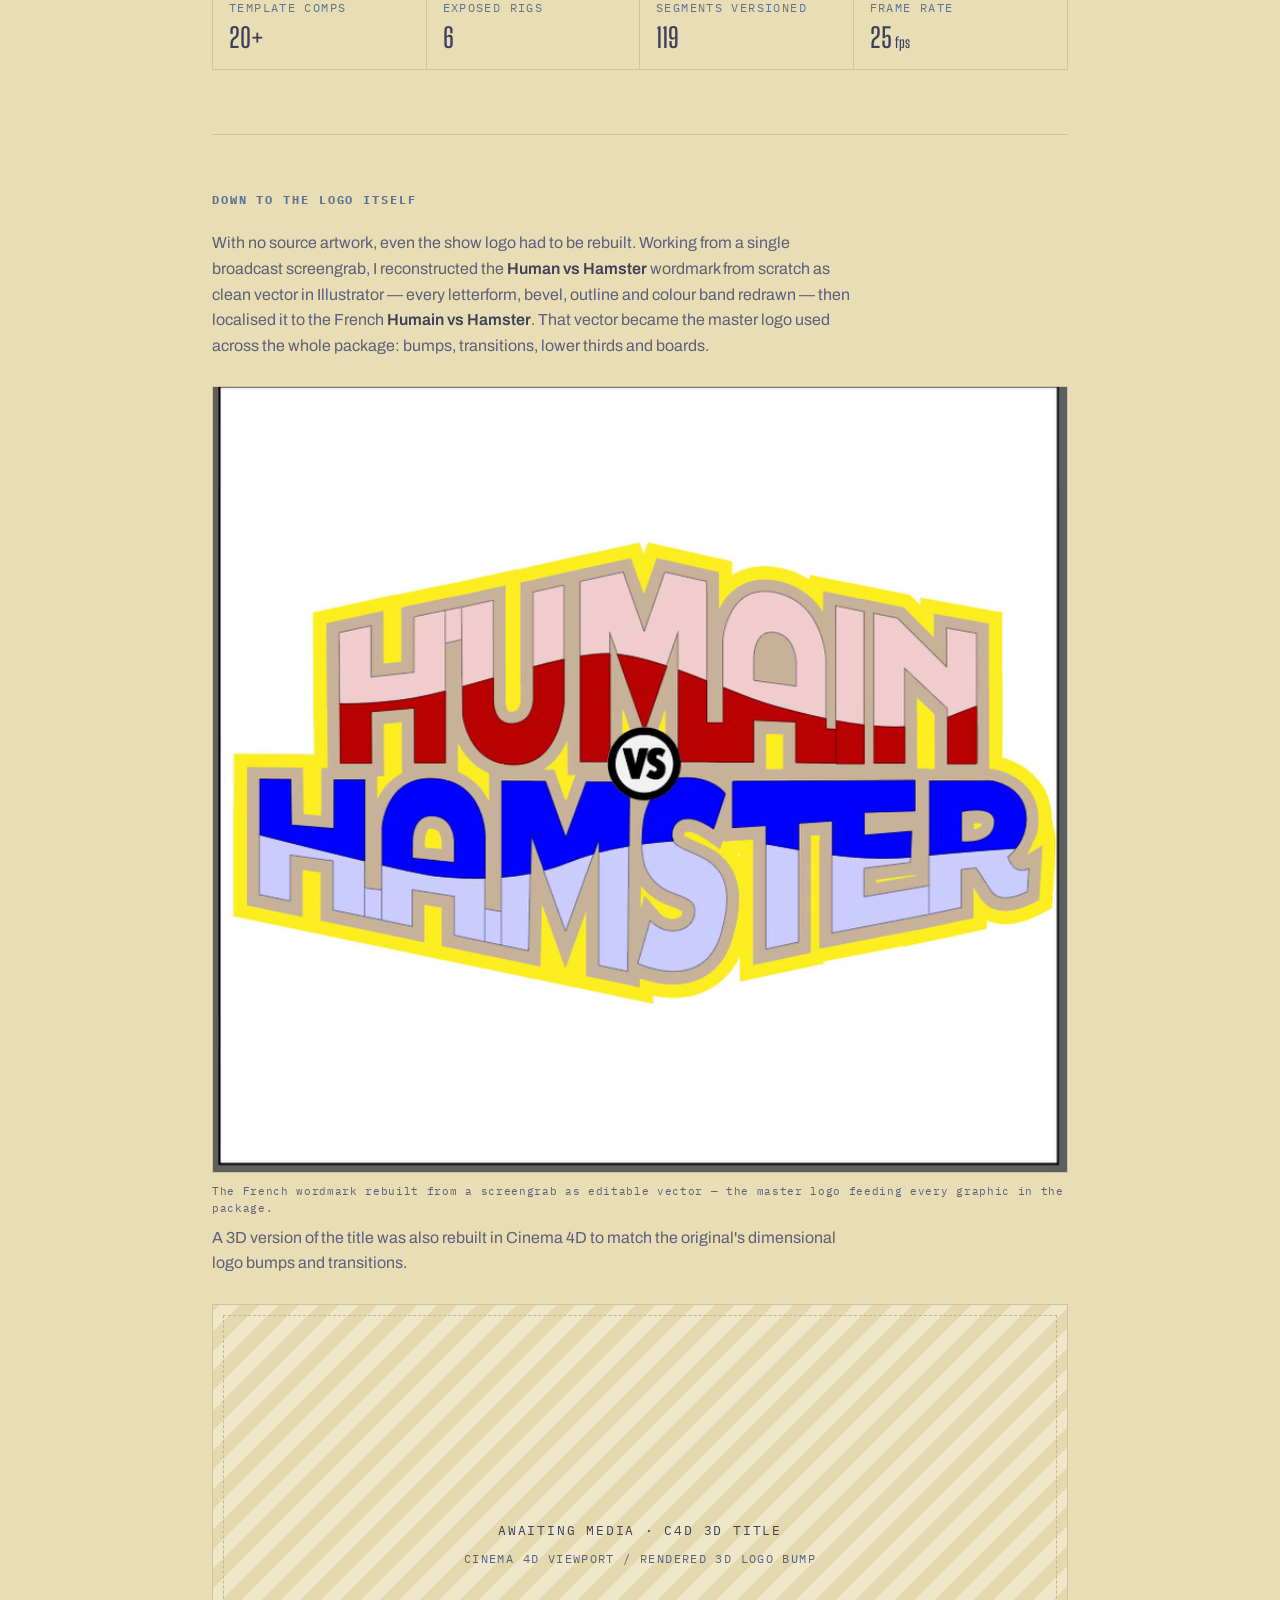
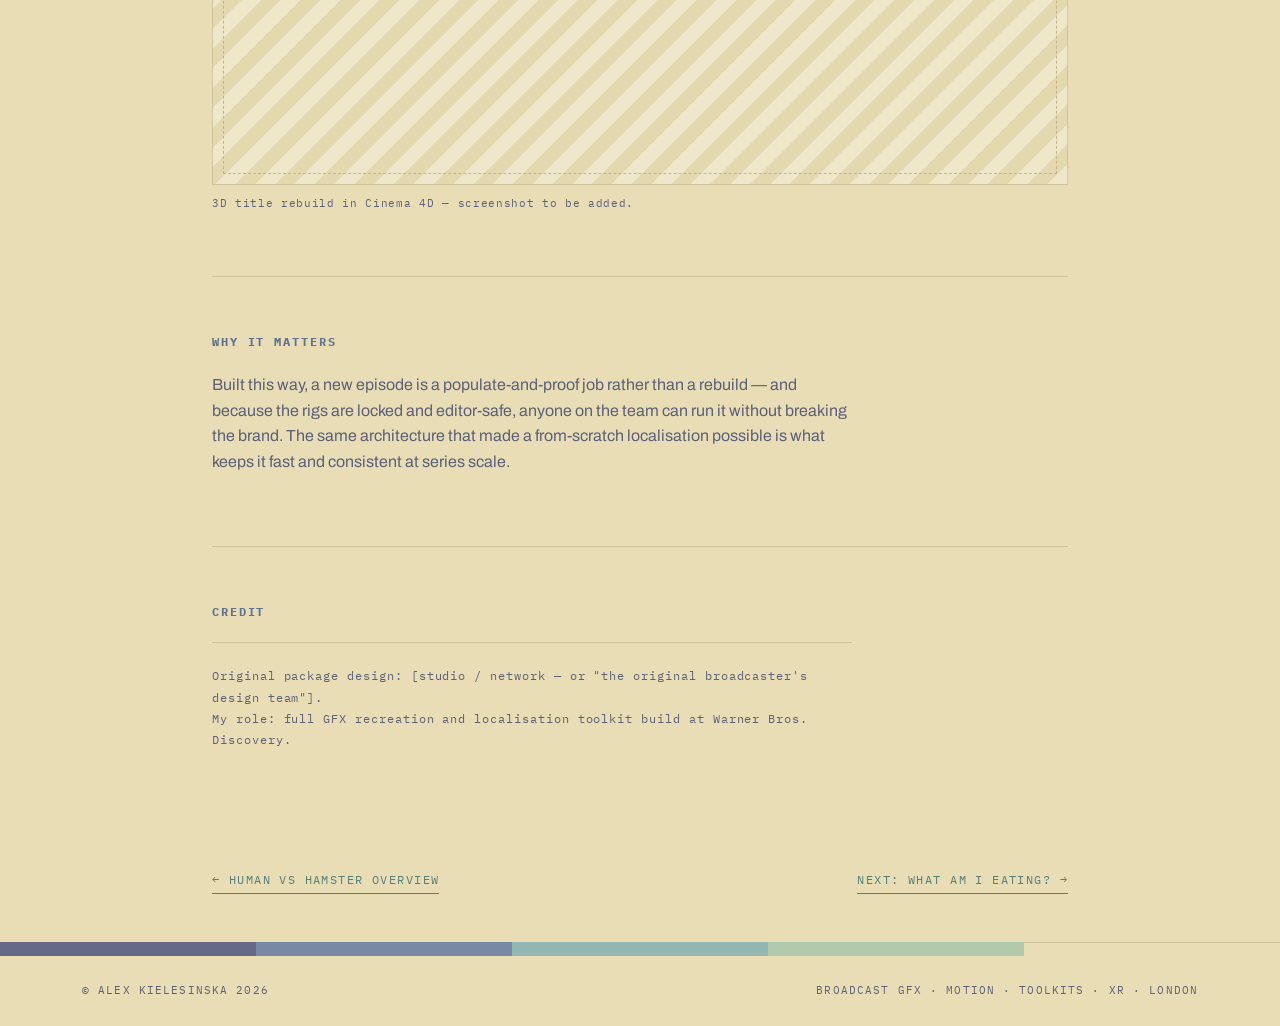
<file: case-hvh-toolkit.html>
<!DOCTYPE html>
<html lang="en">
<head>
<meta charset="UTF-8">
<meta name="viewport" content="width=device-width, initial-scale=1.0">
<title>Human vs Hamster — GFX Toolkit System · Alex Kielesinska</title>
<meta name="description" content="Case study: a two-tier After Effects toolkit built with Essential Properties to localise and version the Human vs Hamster graphics package across a full series.">
<link rel="preconnect" href="https://fonts.googleapis.com">
<link rel="preconnect" href="https://fonts.gstatic.com" crossorigin>
<link href="https://fonts.googleapis.com/css2?family=Big+Shoulders+Display:wght@500;600;700&family=Archivo:wght@400;500;600&family=IBM+Plex+Mono:wght@400;500&display=swap" rel="stylesheet">
<link rel="stylesheet" href="case.css">
<style>
.diagram{border:1px solid var(--line);background:var(--ink-2);padding:26px;margin:28px 0 8px}
.tier{display:flex;align-items:center;gap:14px;flex-wrap:wrap;margin:10px 0}
.tier .lbl{font-family:var(--mono);font-size:.64rem;letter-spacing:.1em;text-transform:uppercase;color:var(--cyan);width:120px;flex:none}
.chip{font-family:var(--mono);font-size:.7rem;letter-spacing:.04em;border:1px solid var(--line);background:var(--ink);padding:6px 10px;color:var(--bone)}
.chip.esp{border-color:var(--amber);color:var(--amber)}
.arrow{text-align:center;color:var(--grey);font-family:var(--mono);font-size:.7rem;letter-spacing:.1em;margin:6px 0}
pre.code{background:var(--ink-2);border:1px solid var(--line);border-left:2px solid var(--amber);padding:18px 20px;overflow-x:auto;font-family:var(--mono);font-size:.78rem;line-height:1.6;color:var(--bone);margin:20px 0 8px}
pre.code .c{color:var(--grey)}
.specs{display:grid;grid-template-columns:repeat(4,1fr);gap:0;border:1px solid var(--line);margin:28px 0 8px}
.specs div{padding:14px 16px;border-right:1px solid var(--line)}
.specs div:last-child{border-right:0}
.specs .mono{color:var(--cyan);display:block;margin-bottom:6px}
.specs .big{font-family:var(--disp);font-size:1.7rem;font-weight:600;line-height:1}
</style>
</head>
<body>

<header>
  <div class="nav">
    <a class="wordmark" href="index.html">Alex Kielesinska</a>
    <a class="back" href="index.html#work">← Back to work</a>
  </div>
</header>

<div class="wrap">

  <div class="case-hero">
    <p class="mono kicker">Warner Bros. Discovery · Localisation Toolkit · [YEAR]</p>
    <h1>Human vs Hamster<br>GFX Toolkit System</h1>
    <p class="mono meta">Toolkit design · After Effects · Essential Properties · Mogrt · Expressions · Automation-ready</p>
    <div class="facts">
      <div><span class="mono">Role</span><span class="val">Toolkit build &amp; GFX rebuild</span></div>
      <div><span class="mono">Scope</span><span class="val">Full episode graphics package</span></div>
      <div><span class="mono">Language</span><span class="val">[French — confirm]</span></div>
      <div><span class="mono">Source files</span><span class="val">None — built from reference</span></div>
    </div>
  </div>

  <section>
    <h2>Overview</h2>
    <p class="pull">A localisation job is really a versioning job in disguise — so I built it as a system, not a sequence of one-offs.</p>
    <p>With no original project files, I rebuilt the entire Human vs Hamster graphics package in After Effects from scratch and structured it as a <strong>two-tier template toolkit</strong>: a set of master graphic rigs exposed through the Essential Graphics panel, wrapped by a library of ready-to-use template comps an editor drops straight onto the timeline.</p>
    <p>The key design decision: the toolkit is <strong>automation-ready but not automation-dependent</strong>. Every editable field is a named text layer, so an editor can either type translations in by hand through the Essential Graphics panel, or let the studio's batch script populate every field automatically from a translation list. Same rigs, two ways in — which means the package is fast for a power user and still safe for anyone picking it up cold.</p>
    <figure>
      <img src="img/egp-colour-controls.png" alt="After Effects with the Essential Graphics panel, project tree and rendered Espèce Suprême board">
      <figcaption>The toolkit in use — exposed controls in the Essential Graphics panel (left of centre), the rig library in the project tree, and the rendered board. One rig, editor-safe inputs.</figcaption>
    </figure>
    <!-- NOTE: If you can, also screen-record 15s of dropping a template in and typing French copy — motion sells this even harder. Clear with Woody first. -->
  </section>

  <section>
    <h2>Rebuilt to match — frame for frame</h2>
    <p>The test of a from-scratch rebuild is simple: cut it against the English original and see if anyone can tell. Every graphic below was reconstructed with no project files — matching the typography, colour, lighting and timing from the broadcast master alone, then localised into French.</p>
    <figure class="compare">
      <img src="img/compare-level-name.png" alt="Side by side: French MISE À FEU level card versus the English BLAST OFF original, same frame">
      <figcaption>Level card — my French rebuild (left) against the English master (right). Same badge construction, lighting and placement.</figcaption>
    </figure>
    <figure class="compare">
      <img src="img/compare-board.png" alt="Side by side: French contestant board versus the English original">
      <figcaption>Contestant board — ten lit 3D name plates, rebuilt and localised, matched against the original.</figcaption>
    </figure>
    <figure class="compare">
      <img src="img/compare-mascot.png" alt="Side by side: French Astro mascot lower third versus the English original">
      <figcaption>Mascot lower third — badge, flag logo and 3D character composite, reconstructed to match.</figcaption>
    </figure>
    <!-- NOTE: These pair your rebuild (left) with the English master (right). Double-check you're cleared to show the English originals publicly — if not, show your rebuild frames alone and describe the match in text. -->
  </section>

  <section>
    <h2>How the system is built</h2>
    <p>Editors never open the graphic rigs. They work with named template comps — lower thirds, titles, captions, team names, the "vis" challenge overlays, the running clock, logo transitions and the dubcard. Each template wraps a reusable <strong>ESP_</strong> precomp whose controls are surfaced in the Essential Graphics panel, so the look is locked and only the safe inputs are editable.</p>
    <div class="diagram">
      <div class="tier"><span class="lbl">Editor uses →</span><span class="chip">Template_L1_Name</span><span class="chip">Template_L1_Team + Name</span><span class="chip">Template_Vis_Level Name</span><span class="chip">Template_Cards</span><span class="chip">Template_Clock + L1 Name</span></div>
      <div class="arrow">▼ each wraps one of six master rigs ▼</div>
      <div class="tier"><span class="lbl">Exposed rigs →</span><span class="chip esp">ESP_L3D_1Line</span><span class="chip esp">ESP_L3D_2Line</span><span class="chip esp">ESP_L3D_2Line_Blue</span><span class="chip esp">ESP_Vis_Board Name</span><span class="chip esp">ESP_Vis_Level Name</span><span class="chip esp">ESP_Human vs Hamster Table</span></div>
      <div class="arrow">▼ surfaced through ▼</div>
      <div class="tier"><span class="lbl">EGP controls →</span><span class="chip">Text</span><span class="chip">Text Colour</span><span class="chip">Colour 1 / 2 / 3</span><span class="chip">Fill Colour</span><span class="chip">Animate In/Out</span><span class="chip">Frames In/Out</span></div>
    </div>
    <p class="mono meta" style="margin-bottom:0">Six exposed rigs in total — the L3D name-strap exists as a family (1-line, 2-line, and a blue team variant) sharing one design language.</p>
    <figure>
      <img src="img/project-structure.png" alt="After Effects project panel showing the Templates and ESP rig folder structure">
      <figcaption>The library an editor works from — Templates grouped by type (Cards, Dubcard, Thirds, Title, Vis), each wrapping one of the ESP rigs in Pre-comps. Real project structure.</figcaption>
    </figure>
    <!-- NOTE: Before screenshotting the EGP panel for the live site: give the rigs proper MoGRT names (several read "Untitled") and label every exposed control — unnamed controls undercut a toolkit case study. -->
  </section>

  <section>
    <h2>Built for batch automation</h2>
    <p>Because every editable field is a named text layer, the toolkit plugs straight into the studio's batch-automation script. A translation list is matched to the timeline by timecode, and the script generates a full set of populated graphics comps in one pass — dropping each translation into the right rig automatically. What would be hundreds of manual graphic edits per episode becomes a <strong>populate-and-proof</strong> job.</p>
    <p>Crucially, the rigs still work entirely by hand. If the automation isn't run — or an editor just wants to tweak one card — they type straight into the Essential Graphics panel. I designed the toolkit so the automation is an accelerator, never a dependency.</p>
    <div class="fig-grid">
      <figure>
        <img src="img/generated-comps.png" alt="Project panel showing a full season and episode folder of automatically generated graphics comps">
        <figcaption>Output of one automated pass — a full episode of populated comps, numbered in timeline order, generated from the translation list.</figcaption>
      </figure>
      <figure>
        <img src="img/master-timeline.png" alt="Master timeline with many named template layers laid over the programme footage">
        <figcaption>The same comps placed on the master timeline — every graphic in the episode, each one a template wrapping a shared rig.</figcaption>
      </figure>
    </div>
    <!-- NOTE: Anonymise note: the automation tool is internal WBD tooling — keep the page describing it generically (as above), not by name or with drive paths. Confirm framing with Woody. -->
  </section>

  <section>
    <h2>One timing convention, everywhere</h2>
    <p>Every animated template carries the same four-control rig — <strong>Animate In</strong> and <strong>Animate Out</strong> checkboxes plus <strong>Frames In</strong> and <strong>Frames Out</strong> sliders. An editor sets timing the same way on every graphic in the package and never touches a keyframe, so nothing drifts off-brand under deadline. The heavier rigs go further: <strong>ESP_Vis_Board Name</strong> alone exposes the upper text, main text, text colour and a multi-step colour-menu system — one build serving many on-screen states.</p>
  </section>

  <section>
    <h2>One rig, many looks — the colour system</h2>
    <p>The two richest rigs don't hard-code their colours. <strong>ESP_Vis_Board Name</strong> and <strong>ESP_Vis_Level Name</strong> run stacked colour-menu controls (Colour 1, 2, 3 — sometimes 4) feeding Fill effects, so a single build switches between the show's blue, gold, purple, pink and green states from a dropdown rather than a re-edit. One rig covers what would otherwise be a dozen separate graphics, which is what kept the package fast to version across a full series.</p>
    <figure>
      <img src="img/hamster-board.png" alt="Ten contestant name boards in different colourways, all driven by the same rig">
      <figcaption>Ten name boards, one rig — each instance is the same ESP_Vis_Board Name graphic with different text and a different colour-menu selection. No re-editing, no duplicate builds.</figcaption>
    </figure>
  </section>

  <section>
    <h2>Not flat — lit 3D scenes</h2>
    <p>The "vis" rigs aren't 2D lower thirds. Rebuilt from reference, <strong>ESP_Vis_Board Name</strong> and <strong>ESP_Vis_Level Name</strong> are composed in 3D space — a camera, multiple ambient lights, a main canvas plane and shaped geometry — so the name boards sit and catch light like the originals. Matching that look without source files meant reconstructing the lighting and camera by eye, then wrapping the result in the same editor-safe controls as everything else.</p>
    <figure>
      <img src="img/rig-3d-internals.png" alt="Inside an ESP rig: a 3D top-view showing the board angled in space, camera, lights, and the colour-menu effect controls">
      <figcaption>Under the hood — the top-view (right) shows the board angled in 3D space with its lights and canvas; the effect controls (left) show the stacked colour menus and Fills that drive every colourway.</figcaption>
    </figure>
  </section>

  <section>
    <h2>The clever bit — a self-running clock</h2>
    <p>The challenge clock isn't keyframed. A Slider Control sets the start time, an expression advances it one second per second of playback, and a second expression formats the result as mm:ss — so an editor just sets a number and the timer runs itself, correctly, every time.</p>
    <pre class="code"><span class="c">// offset on the Slider Control — advances with playback</span>
effect("Slider Control")("Slider") + Math.floor(time)

<span class="c">// source text — formats the slider as mm:ss</span>
slider = effect("Slider Control")("Slider");
sec = slider % 60;
min = Math.floor(slider / 60);
function addZero(n){ return (n &lt; 10) ? "0"+n : n; }
slider &gt; 0 ? addZero(min)+":"+addZero(sec) : "00:00"</pre>
    <p>Expressions wire the rest of the rigs together too: editable text layers feed the visible graphic via <span class="mono">sourceText</span> links, and fade timing is driven straight off the <span class="mono">Frames In</span> control — so the exposed inputs stay simple while the rig does the work underneath.</p>
    <figure>
      <img src="img/level-name-expressions.png" alt="A level-name comp with expressions linking the editable text layers to the visible graphic and driving the fade from the Frames In control">
      <figcaption>Expression wiring on a level-name card — the visible text reads from named layers via sourceText, and opacity fades off the Frames In slider. Edit the input, the rig updates itself.</figcaption>
    </figure>
    <!-- NOTE: Verify you're happy showing the code verbatim — it's your work, but check nothing in the project is considered proprietary by WBD. -->
  </section>

  <section>
    <h2>At scale</h2>
    <p>The same toolkit drove the full episode end to end — from main title and pre-titles through contestant lower thirds, team names, challenge name cards, the stats "vis" overlays, the running clock and the closing dubcard. Built once, it absorbed a whole series' worth of localised copy through the same rigs.</p>
    <div class="specs">
      <div><span class="mono">Template comps</span><span class="big">20+</span></div>
      <div><span class="mono">Exposed rigs</span><span class="big">6</span></div>
      <div><span class="mono">Segments versioned</span><span class="big">119</span></div>
      <div><span class="mono">Frame rate</span><span class="big">25<span style="font-size:.9rem"> fps</span></span></div>
    </div>
    <!-- NOTE: Confirm these figures before publishing — they're read from the scan of one episode. Adjust "segments" wording if you'd rather describe it as episodes. -->
  </section>

  <section>
    <h2>Down to the logo itself</h2>
    <p>With no source artwork, even the show logo had to be rebuilt. Working from a single broadcast screengrab, I reconstructed the <strong>Human vs Hamster</strong> wordmark from scratch as clean vector in Illustrator — every letterform, bevel, outline and colour band redrawn — then localised it to the French <strong>Humain vs Hamster</strong>. That vector became the master logo used across the whole package: bumps, transitions, lower thirds and boards.</p>
    <figure>
      <img src="img/logo-rebuild-ai.png" alt="The rebuilt Humain vs Hamster logo as editable vector artwork in Illustrator">
      <figcaption>The French wordmark rebuilt from a screengrab as editable vector — the master logo feeding every graphic in the package.</figcaption>
    </figure>
    <p>A 3D version of the title was also rebuilt in Cinema 4D to match the original's dimensional logo bumps and transitions.</p>
    <figure>
      <div class="slate" style="aspect-ratio:16/9"><span class="slate-title">AWAITING MEDIA · C4D 3D TITLE</span><span class="mono">Cinema 4D viewport / rendered 3D logo bump</span></div>
      <figcaption>3D title rebuild in Cinema 4D — screenshot to be added.</figcaption>
    </figure>
    <!-- NOTE: Drop in a C4D viewport screenshot (and a rendered frame if you have one) once you're back at that machine — replace the striped slate above with an &lt;img&gt; in img/. -->
  </section>

  <section>
    <h2>Why it matters</h2>
    <p>Built this way, a new episode is a populate-and-proof job rather than a rebuild — and because the rigs are locked and editor-safe, anyone on the team can run it without breaking the brand. The same architecture that made a from-scratch localisation possible is what keeps it fast and consistent at series scale.</p>
  </section>

  <section>
    <h2>Credit</h2>
    <p class="credit">Original package design: [studio / network — or "the original broadcaster's design team"].<br>My role: full GFX recreation and localisation toolkit build at Warner Bros. Discovery.</p>
  </section>

  <div class="next">
    <a href="case-human-vs-hamster.html">← Human vs Hamster overview</a>
    <a href="case-what-am-i-eating.html">Next: What Am I Eating? →</a>
  </div>

</div>

<footer>
  <div class="bars" aria-hidden="true">
    <div style="background:#666A86"></div><div style="background:#788AA3"></div><div style="background:#92B6B1"></div><div style="background:#B2C9AB"></div><div style="background:#E8DDB5;border-top:1px solid #CFC49C"></div>
  </div>
  <div class="inner">
    <span>© Alex Kielesinska 2026</span>
    <span>Broadcast GFX · Motion · Toolkits · XR · London</span>
  </div>
</footer>

</body>
</html>
</file>
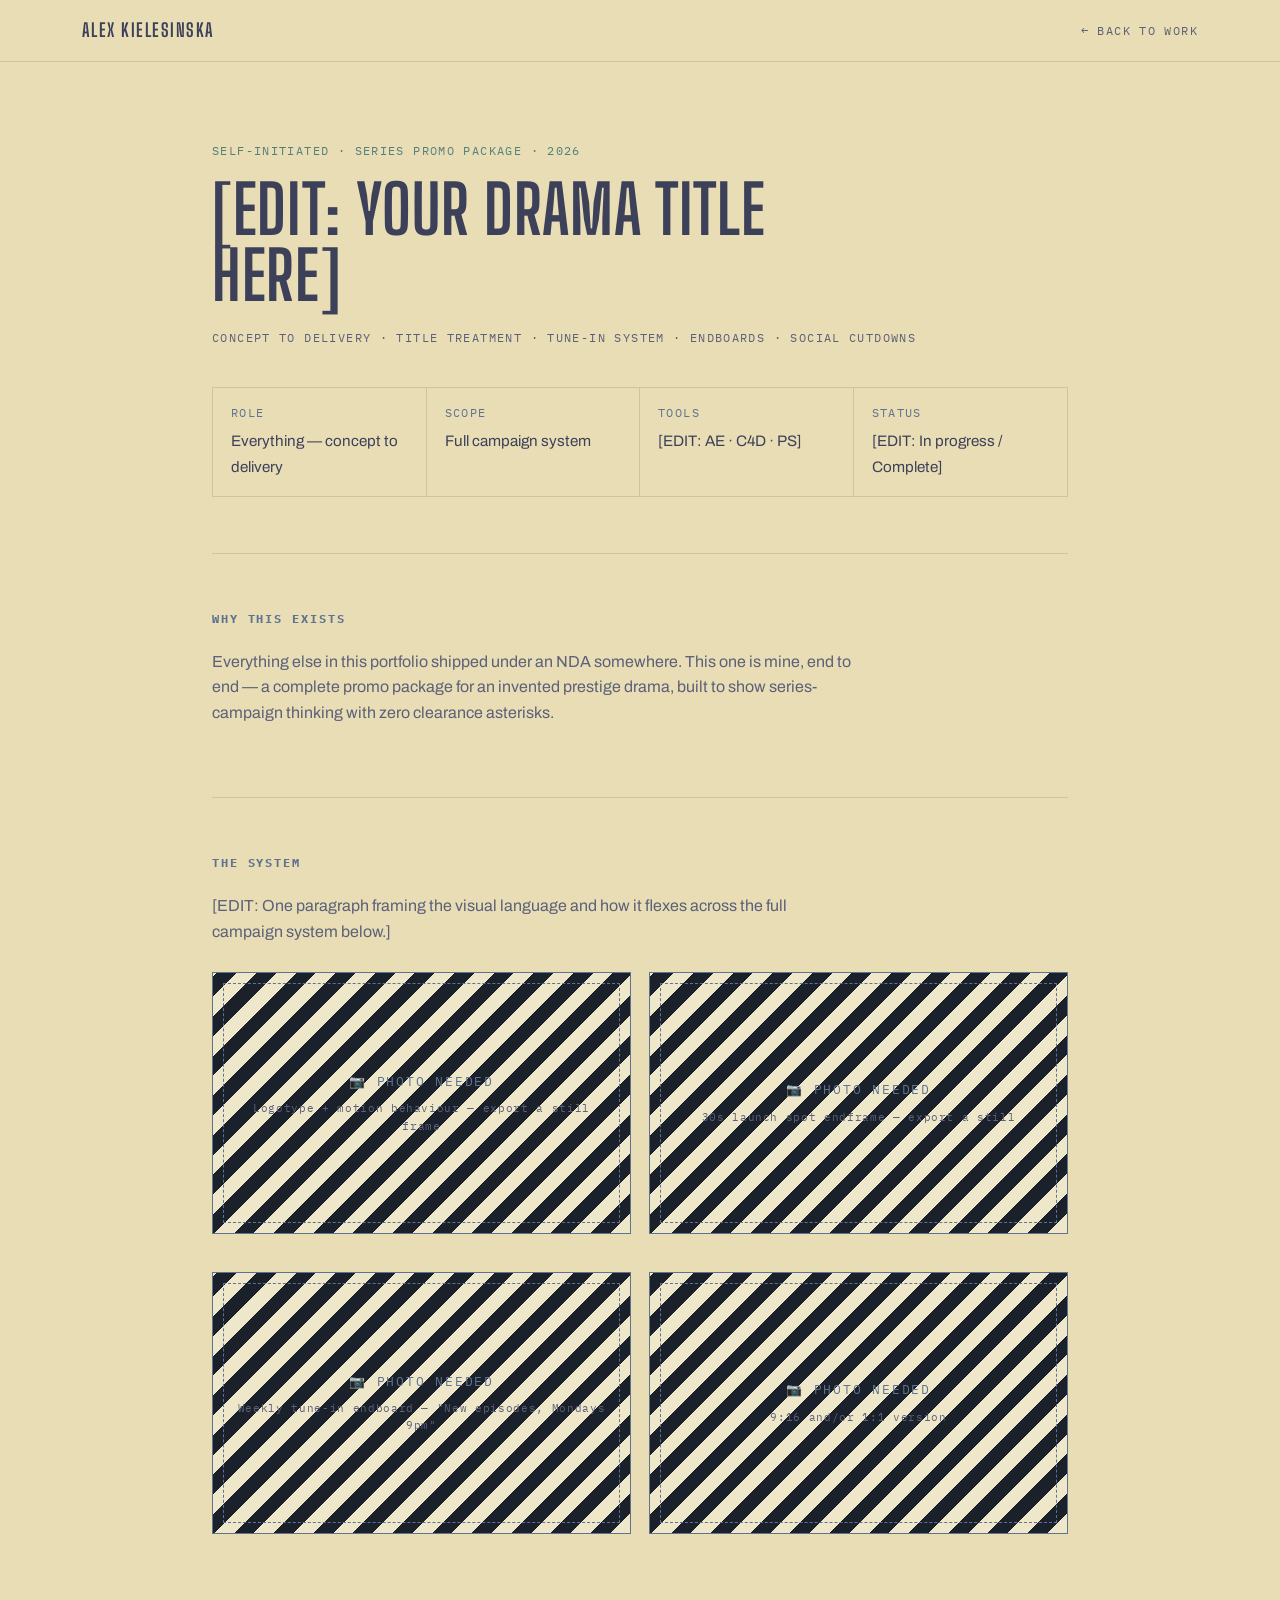
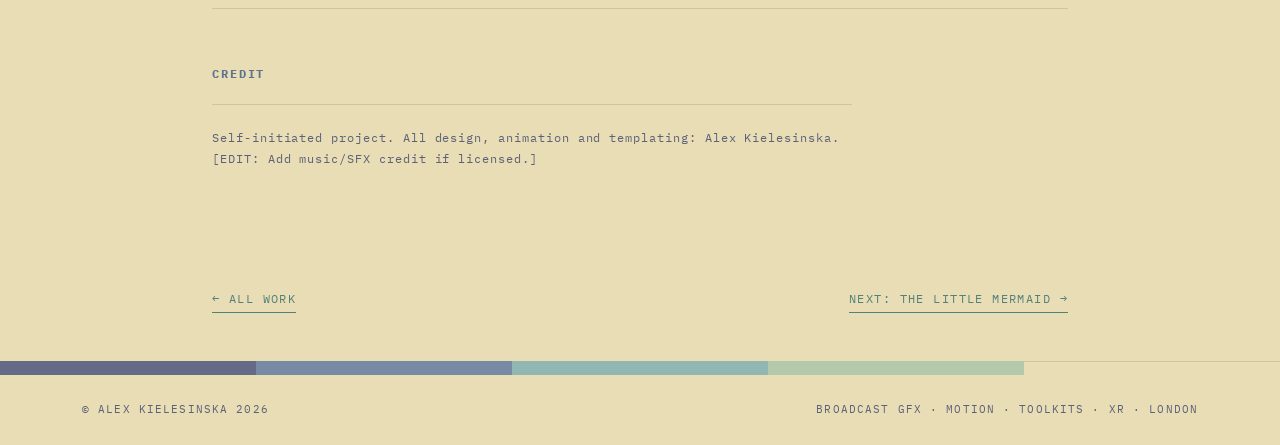
<file: case-series-package.html>
<!DOCTYPE html>
<html lang="en">
<head>
<meta charset="UTF-8">
<meta name="viewport" content="width=device-width, initial-scale=1.0">
<title>[EDIT: Your Drama Title] — Series Promo Package · Alex Kielesinska</title>
<meta name="description" content="Self-initiated series promo package: title treatment, launch promo, episodic tune-in system and social cutdowns.">
<link rel="preconnect" href="https://fonts.googleapis.com">
<link rel="preconnect" href="https://fonts.gstatic.com" crossorigin>
<link href="https://fonts.googleapis.com/css2?family=Big+Shoulders+Display:wght@500;600;700&family=Archivo:wght@400;500;600&family=IBM+Plex+Mono:wght@400;500&display=swap" rel="stylesheet">
<link rel="stylesheet" href="case.css">
</head>
<body>
<header>
  <div class="nav">
    <a class="wordmark" href="index.html">Alex Kielesinska</a>
    <a class="back" href="index.html#work">← Back to work</a>
  </div>
</header>
<div class="wrap">
  <div class="case-hero">
    <p class="mono kicker">Self-initiated · Series Promo Package · 2026</p>
    <h1>[EDIT: Your drama title<br>here]</h1>
    <p class="mono meta">Concept to delivery · Title treatment · Tune-in system · Endboards · Social cutdowns</p>
    <div class="facts"><div><span class="mono">Role</span><span class="val">Everything — concept to delivery</span></div><div><span class="mono">Scope</span><span class="val">Full campaign system</span></div><div><span class="mono">Tools</span><span class="val">[EDIT: AE · C4D · PS]</span></div><div><span class="mono">Status</span><span class="val">[EDIT: In progress / Complete]</span></div></div>
  </div>
  <section>
    <h2>Why this exists</h2>
    <!-- NOTE: EDIT: Once you've built this piece, replace the placeholder copy below with your real project description. -->
    <p>Everything else in this portfolio shipped under an NDA somewhere. This one is mine, end to end — a complete promo package for an invented prestige drama, built to show series-campaign thinking with zero clearance asterisks.</p>
    <!-- NOTE: TO BUILD: Invent a drama title and one-line premise first — everything designs itself off that. Aim for a dark/cinematic tone to match Sky Atlantic's visual language. Do NOT use real Sky or HBO branding or a real show title. -->
  </section>
  <section>
    <h2>The system</h2>
    <!-- NOTE: EDIT: Describe the package as a campaign system once built. -->
    <p>[EDIT: One paragraph framing the visual language and how it flexes across the full campaign system below.]</p>
    <div class="fig-grid">
      <figure>
        <!-- PHOTO: Logotype + motion behaviour — export a still frame -->
        <div class="photo-slot" style="aspect-ratio:16/10">
          <span class="slot-title">📷 PHOTO NEEDED</span>
          <span class="slot-hint">Logotype + motion behaviour — export a still frame</span>
        </div>
        <figcaption><!-- EDIT: Caption --></figcaption>
      </figure>
      <figure>
        <!-- PHOTO: 30s launch spot endframe — export a still -->
        <div class="photo-slot" style="aspect-ratio:16/10">
          <span class="slot-title">📷 PHOTO NEEDED</span>
          <span class="slot-hint">30s launch spot endframe — export a still</span>
        </div>
        <figcaption><!-- EDIT: Caption --></figcaption>
      </figure>
    </div>
    <div class="fig-grid">
      <figure>
        <!-- PHOTO: Weekly tune-in endboard — "New episodes, Mondays 9pm" -->
        <div class="photo-slot" style="aspect-ratio:16/10">
          <span class="slot-title">📷 PHOTO NEEDED</span>
          <span class="slot-hint">Weekly tune-in endboard — "New episodes, Mondays 9pm"</span>
        </div>
        <figcaption><!-- EDIT: Caption --></figcaption>
      </figure>
      <figure>
        <!-- PHOTO: 9:16 and/or 1:1 version -->
        <div class="photo-slot" style="aspect-ratio:16/10">
          <span class="slot-title">📷 PHOTO NEEDED</span>
          <span class="slot-hint">9:16 and/or 1:1 version</span>
        </div>
        <figcaption><!-- EDIT: Caption --></figcaption>
      </figure>
    </div>
    <!-- NOTE: TIP: Build the whole system as an Essential Properties toolkit — then you can show the toolkit UI too, and this piece doubles as proof of your templating skill with zero NDA. -->
  </section>
  <section>
    <h2>Credit</h2>
    <p class="credit">Self-initiated project. All design, animation and templating: Alex Kielesinska. [EDIT: Add music/SFX credit if licensed.]</p>
  </section>

  <div class="next">
    <a href="index.html#work">← All work</a>
    <a href="case-little-mermaid.html">Next: The Little Mermaid →</a>
  </div>
</div>
<footer>
  <div class="bars" aria-hidden="true">
    <div style="background:#666A86"></div><div style="background:#788AA3"></div><div style="background:#92B6B1"></div><div style="background:#B2C9AB"></div><div style="background:#E8DDB5;border-top:1px solid #CFC49C"></div>
  </div>
  <div class="inner">
    <span>© Alex Kielesinska 2026</span>
    <span>Broadcast GFX · Motion · Toolkits · XR · London</span>
  </div>
</footer>
</body>
</html>
</file>
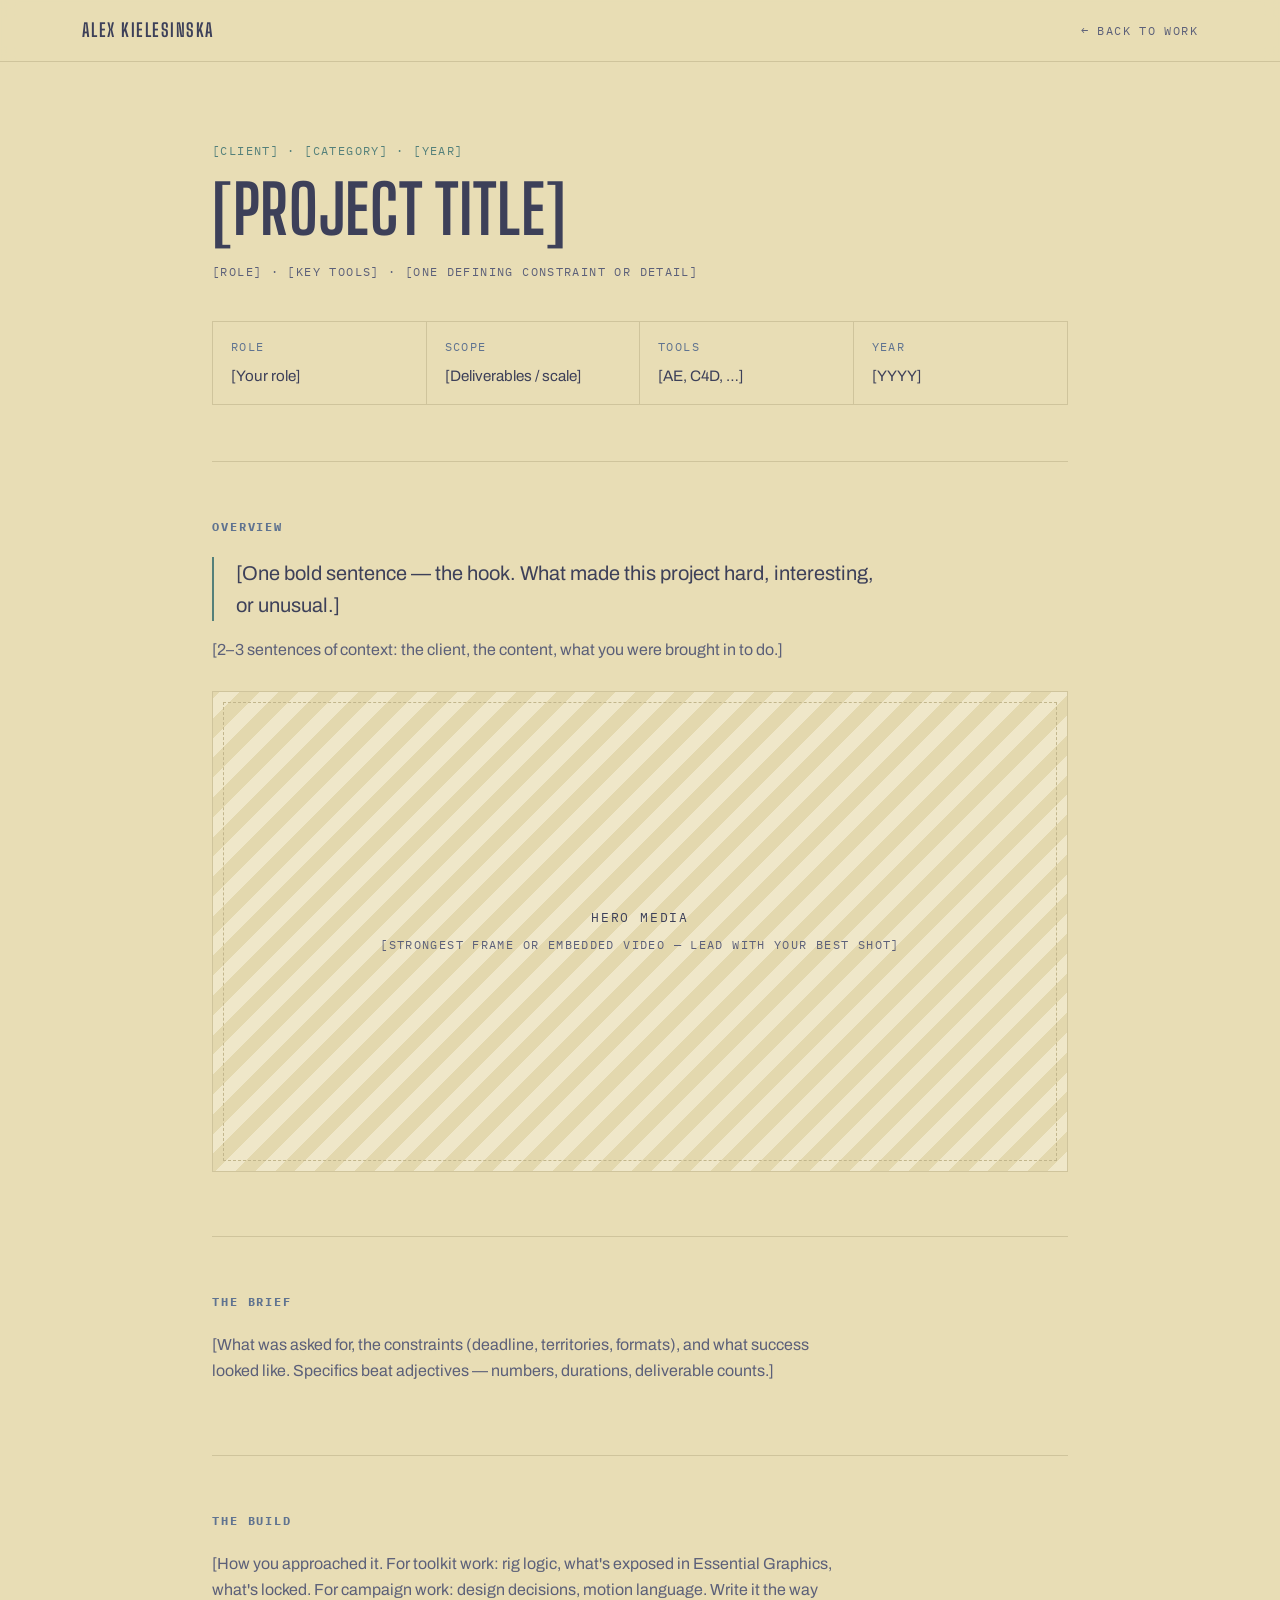
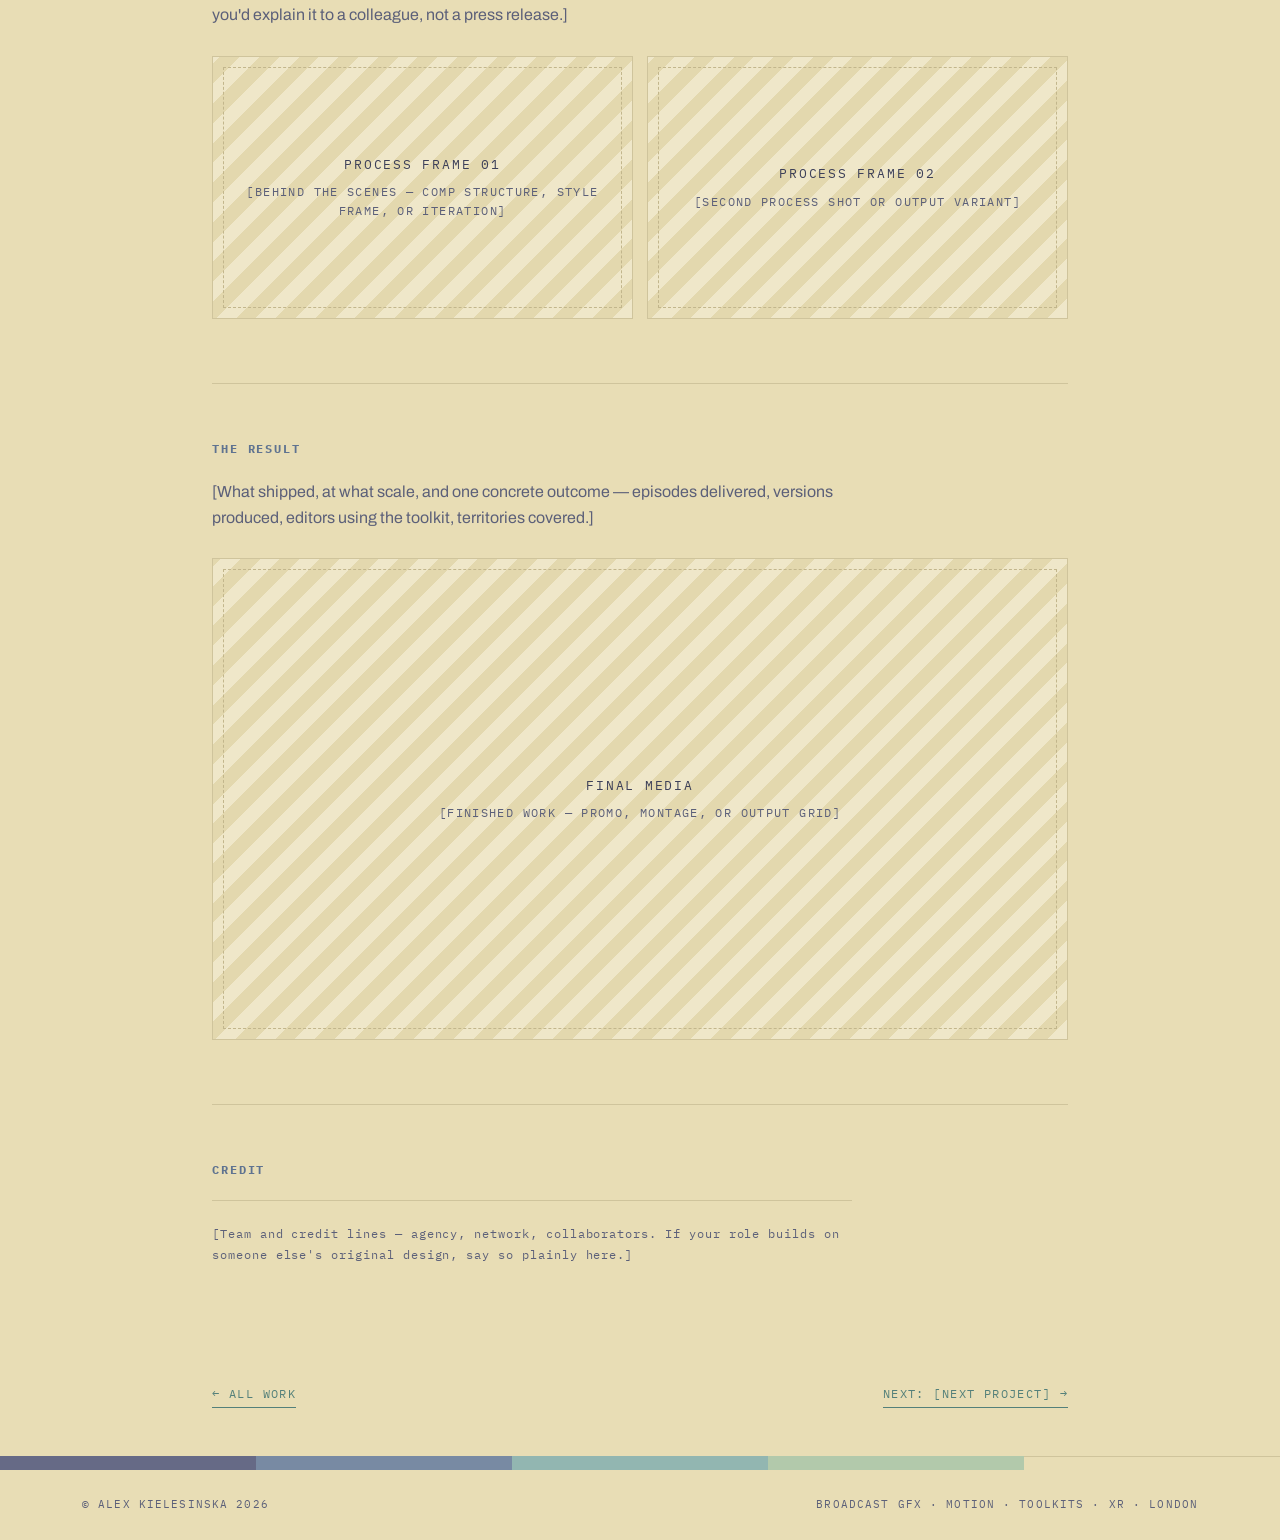
<file: case-study-template.html>
<!DOCTYPE html>
<html lang="en">
<head>
<meta charset="UTF-8">
<meta name="viewport" content="width=device-width, initial-scale=1.0">
<title>[Project Title] · Alex Kielesinska</title>
<meta name="description" content="[One-line project description for search/social previews.]">
<link rel="preconnect" href="https://fonts.googleapis.com">
<link rel="preconnect" href="https://fonts.gstatic.com" crossorigin>
<link href="https://fonts.googleapis.com/css2?family=Big+Shoulders+Display:wght@500;600;700&family=Archivo:wght@400;500;600&family=IBM+Plex+Mono:wght@400;500&display=swap" rel="stylesheet">
<link rel="stylesheet" href="case.css">
</head>
<body>

<header>
  <div class="nav">
    <a class="wordmark" href="index.html">Alex Kielesinska</a>
    <a class="back" href="index.html#work">← Back to work</a>
  </div>
</header>

<div class="wrap">

  <div class="case-hero">
    <p class="mono kicker">[Client] · [Category] · [Year]</p>
    <h1>[Project Title]</h1>
    <p class="mono meta">[Role] · [Key tools] · [One defining constraint or detail]</p>
    <div class="facts">
      <div><span class="mono">Role</span><span class="val">[Your role]</span></div>
      <div><span class="mono">Scope</span><span class="val">[Deliverables / scale]</span></div>
      <div><span class="mono">Tools</span><span class="val">[AE, C4D, …]</span></div>
      <div><span class="mono">Year</span><span class="val">[YYYY]</span></div>
    </div>
  </div>

  <section>
    <h2>Overview</h2>
    <p class="pull">[One bold sentence — the hook. What made this project hard, interesting, or unusual.]</p>
    <p>[2–3 sentences of context: the client, the content, what you were brought in to do.]</p>
    <div class="media"><div class="slate"><span class="slate-title">HERO MEDIA</span><span class="mono">[Strongest frame or embedded video — lead with your best shot]</span></div></div>
  </section>

  <section>
    <h2>The brief</h2>
    <p>[What was asked for, the constraints (deadline, territories, formats), and what success looked like. Specifics beat adjectives — numbers, durations, deliverable counts.]</p>
  </section>

  <section>
    <h2>The build</h2>
    <p>[How you approached it. For toolkit work: rig logic, what's exposed in Essential Graphics, what's locked. For campaign work: design decisions, motion language. Write it the way you'd explain it to a colleague, not a press release.]</p>
    <div class="media-grid">
      <div class="slate"><span class="slate-title">PROCESS FRAME 01</span><span class="mono">[Behind the scenes — comp structure, style frame, or iteration]</span></div>
      <div class="slate"><span class="slate-title">PROCESS FRAME 02</span><span class="mono">[Second process shot or output variant]</span></div>
    </div>
  </section>

  <section>
    <h2>The result</h2>
    <p>[What shipped, at what scale, and one concrete outcome — episodes delivered, versions produced, editors using the toolkit, territories covered.]</p>
    <div class="media"><div class="slate"><span class="slate-title">FINAL MEDIA</span><span class="mono">[Finished work — promo, montage, or output grid]</span></div></div>
  </section>

  <section>
    <h2>Credit</h2>
    <p class="credit">[Team and credit lines — agency, network, collaborators. If your role builds on someone else's original design, say so plainly here.]</p>
  </section>

  <div class="next">
    <a href="index.html#work">← All work</a>
    <a href="[next-case-study].html">Next: [Next Project] →</a>
  </div>

</div>

<footer>
  <div class="bars" aria-hidden="true">
    <div style="background:#666A86"></div><div style="background:#788AA3"></div><div style="background:#92B6B1"></div><div style="background:#B2C9AB"></div><div style="background:#E8DDB5;border-top:1px solid #CFC49C"></div>
  </div>
  <div class="inner">
    <span>© Alex Kielesinska 2026</span>
    <span>Broadcast GFX · Motion · Toolkits · XR · London</span>
  </div>
</footer>

</body>
</html>
</file>
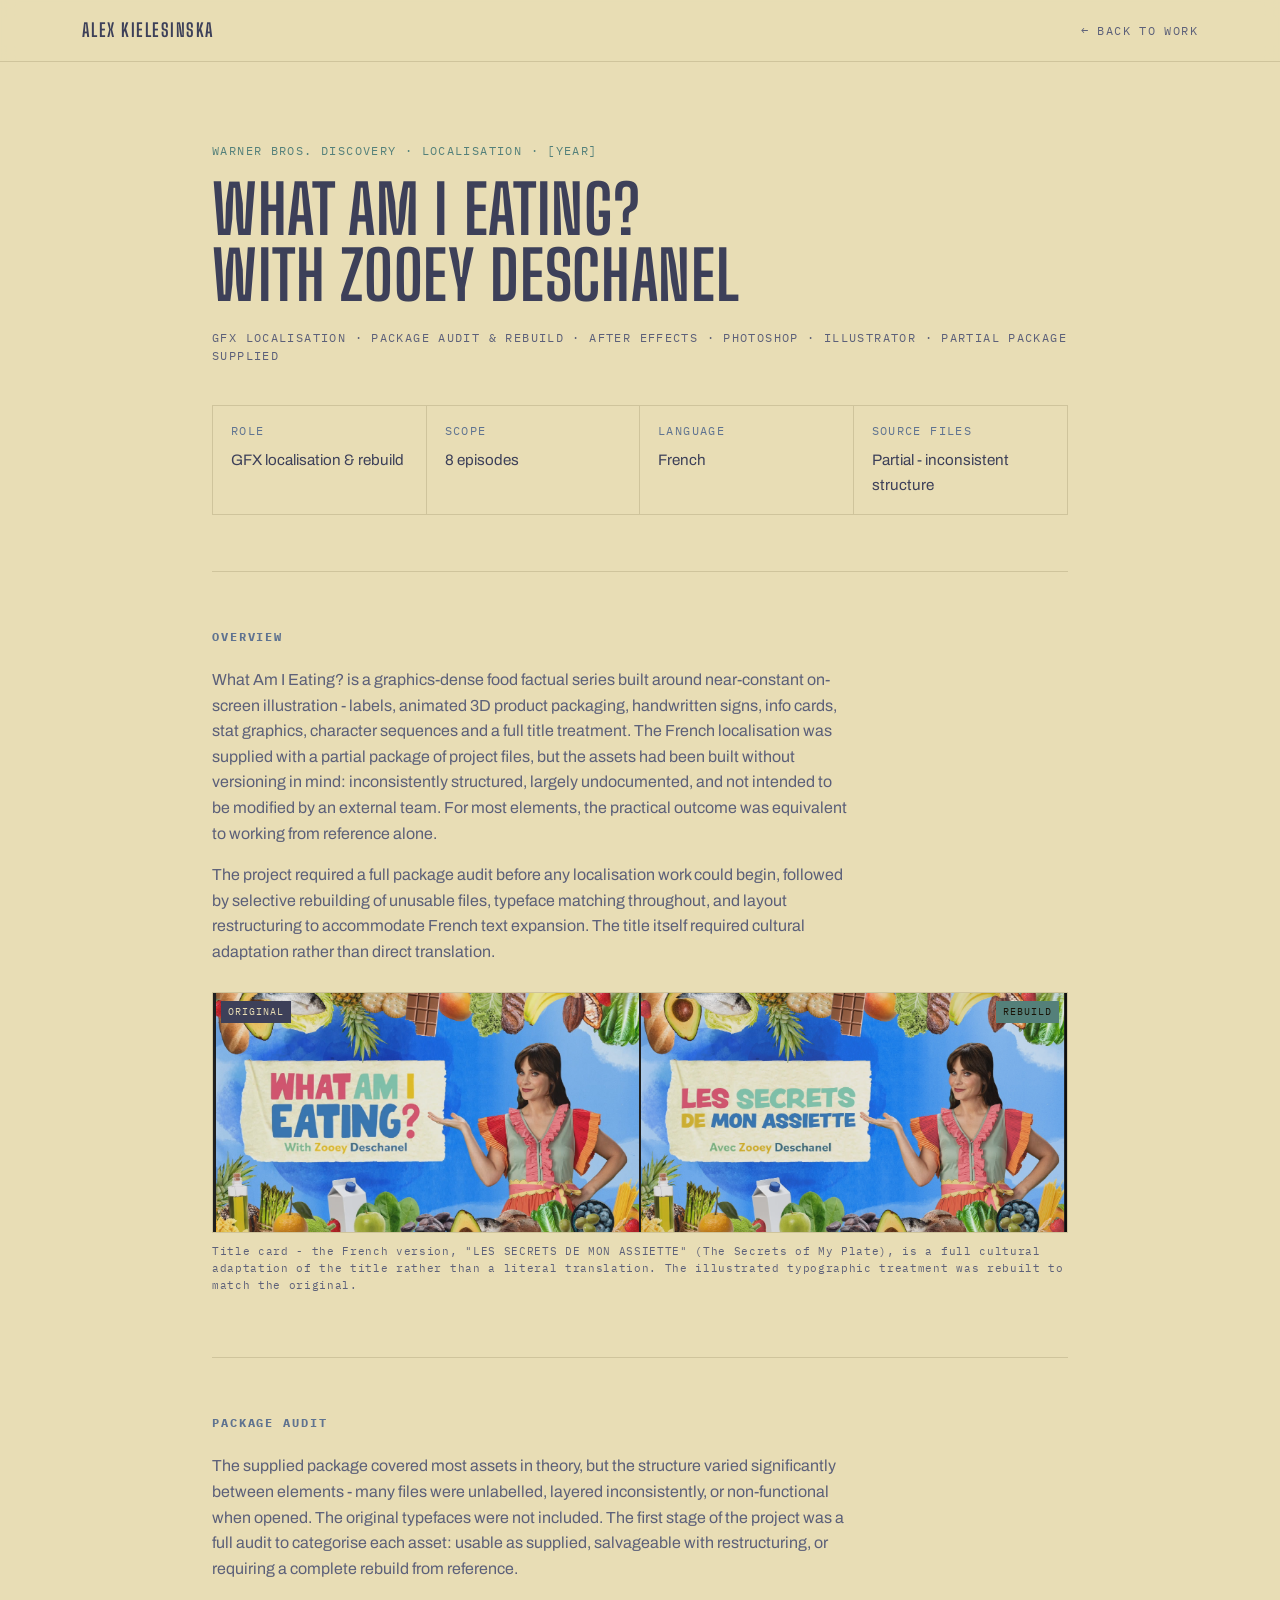
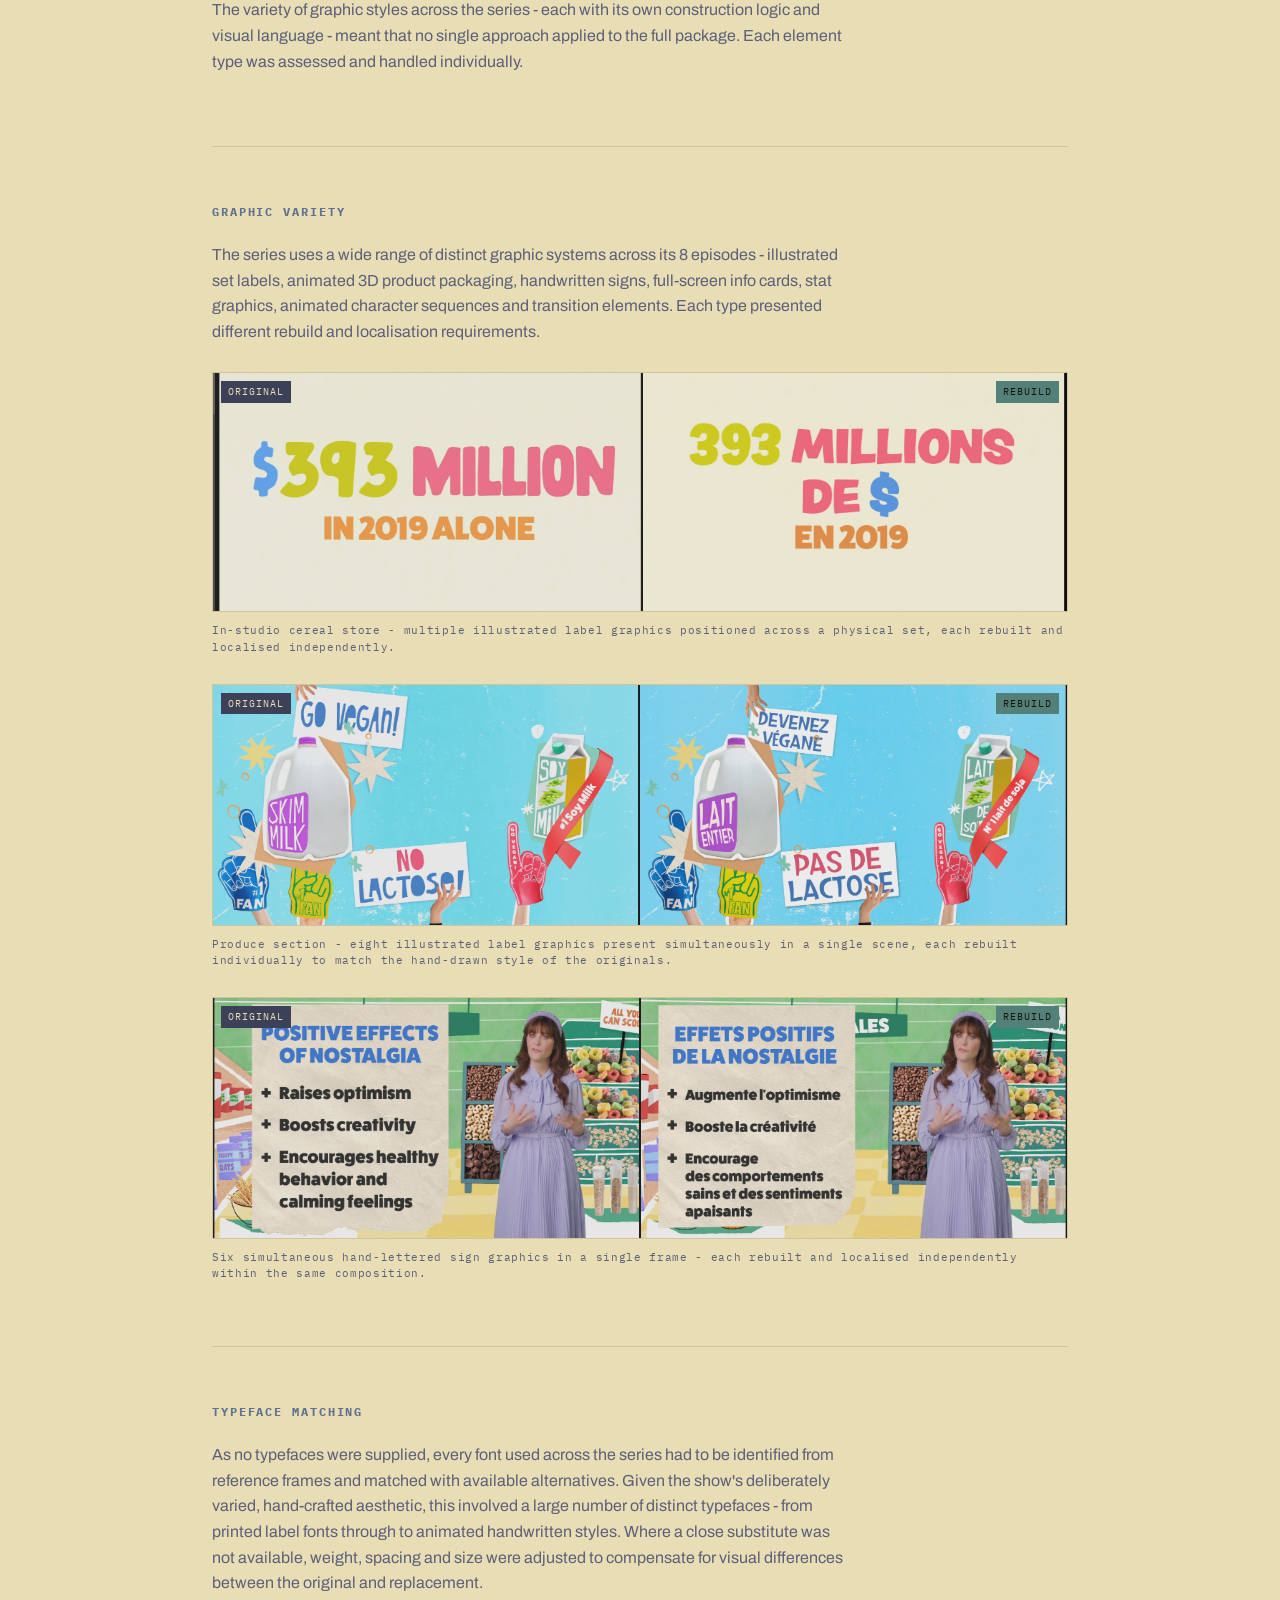
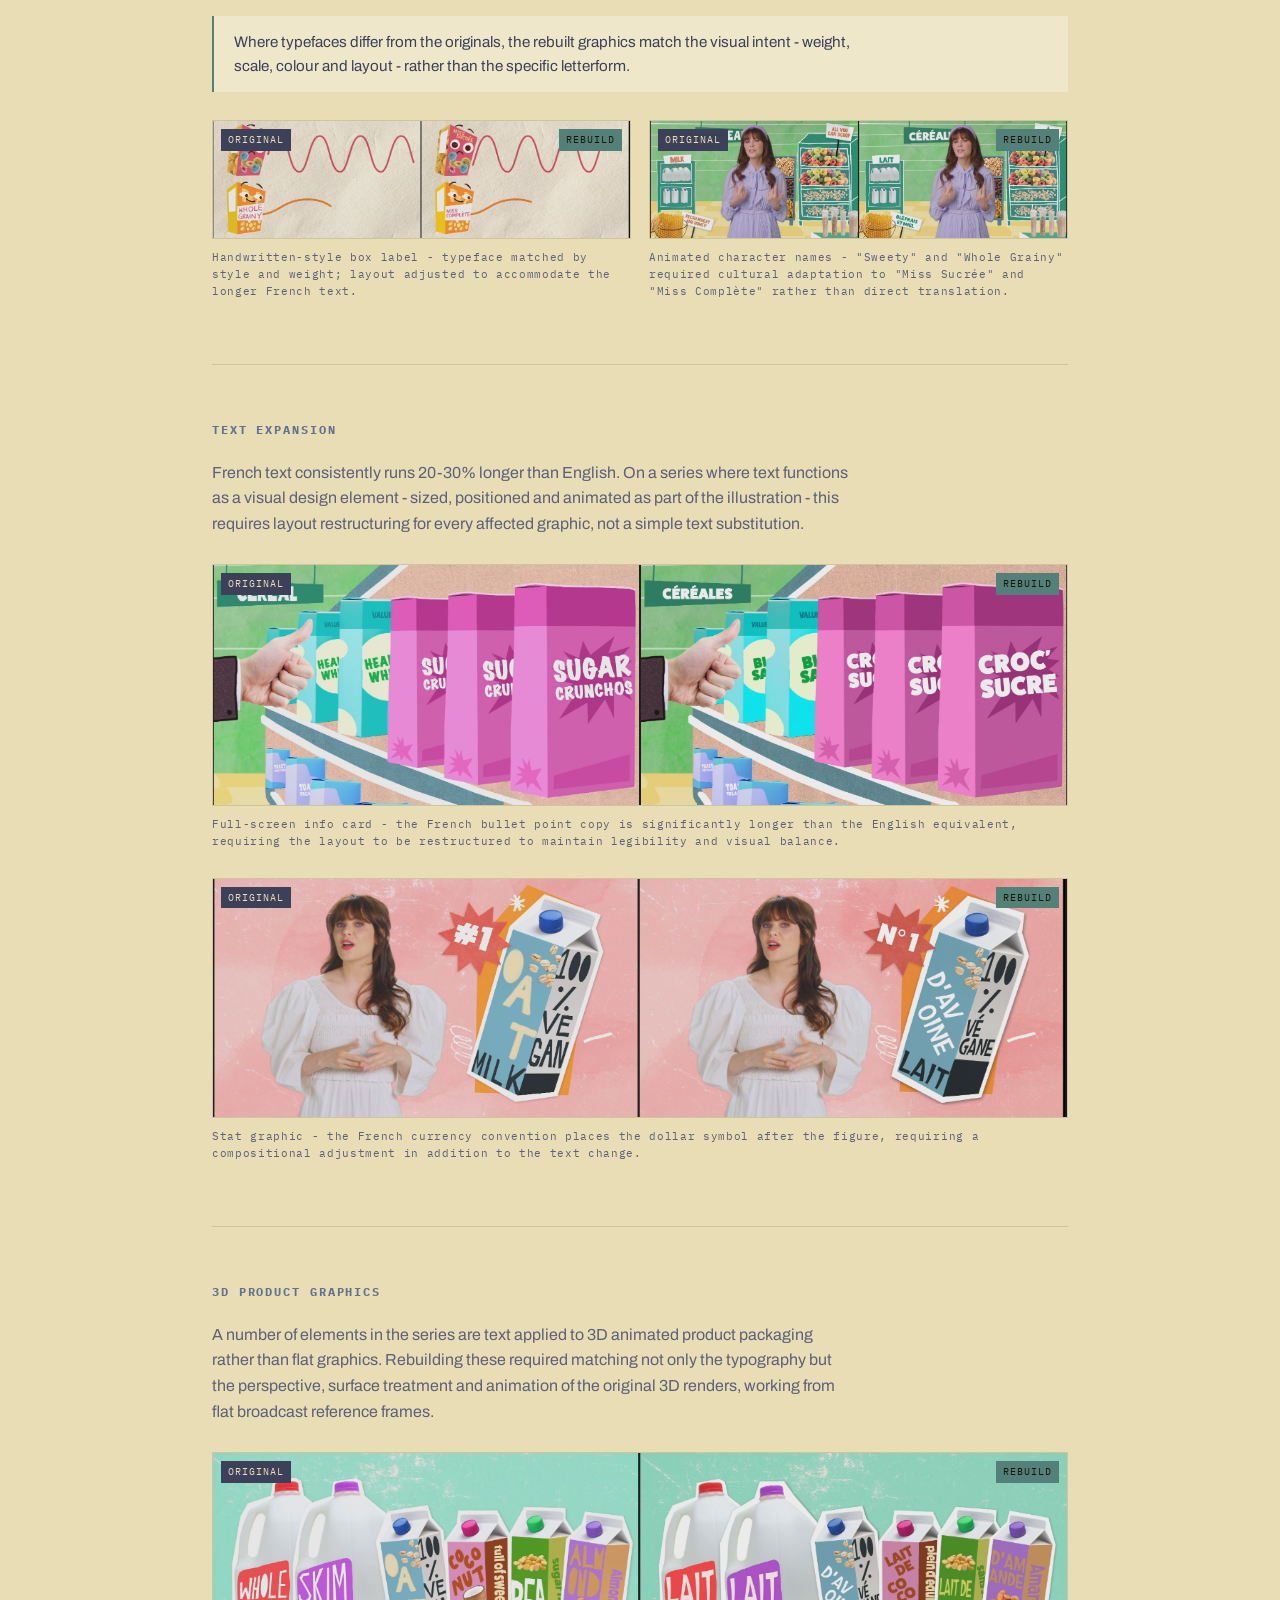
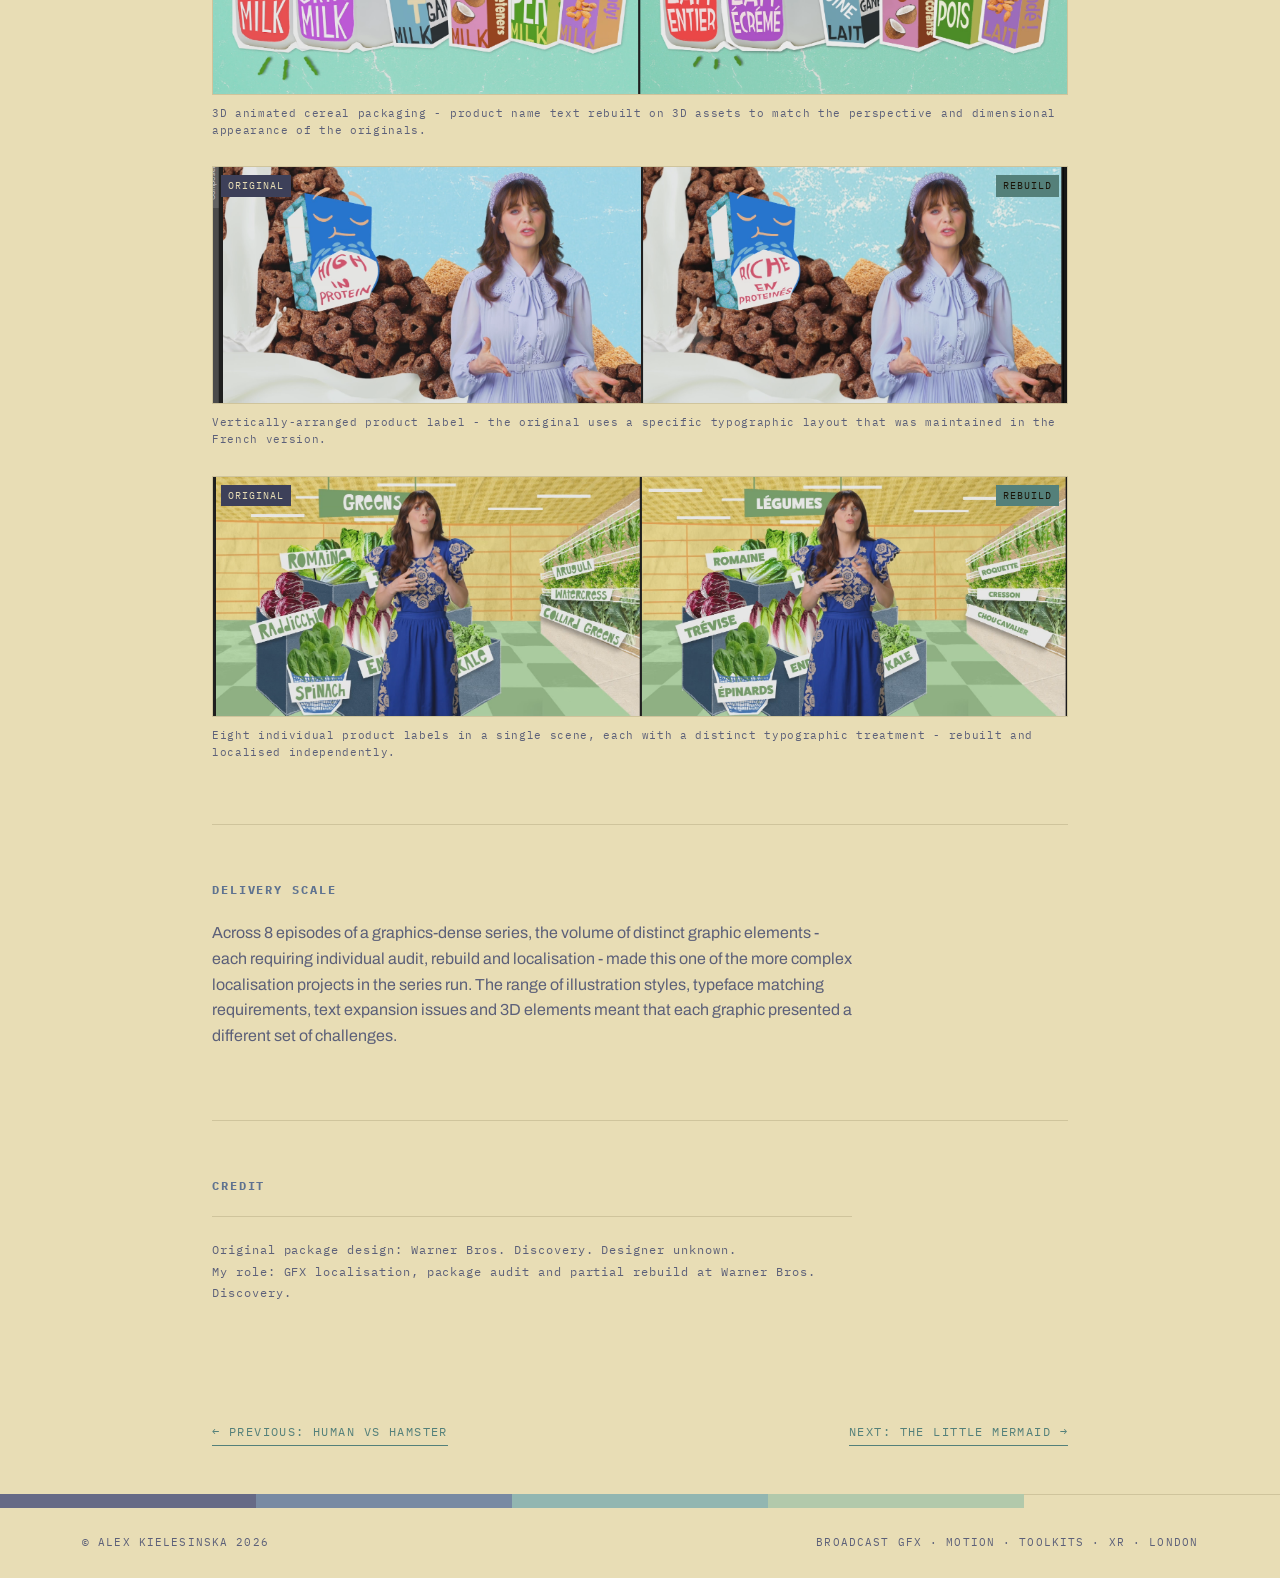
<file: case-what-am-i-eating.html>
<!DOCTYPE html>
<html lang="en">
<head>
<meta charset="UTF-8">
<meta name="viewport" content="width=device-width, initial-scale=1.0">
<title>What Am I Eating? with Zooey Deschanel - Localisation · Alex Kielesinska</title>
<meta name="description" content="French localisation of an 8-episode graphics-dense food factual series - package audit, typeface matching, text expansion and partial rebuild from an inconsistently structured supplied package.">
<link rel="preconnect" href="https://fonts.googleapis.com">
<link rel="preconnect" href="https://fonts.gstatic.com" crossorigin>
<link href="https://fonts.googleapis.com/css2?family=Big+Shoulders+Display:wght@500;600;700&family=Archivo:wght@400;500;600&family=IBM+Plex+Mono:wght@400;500&display=swap" rel="stylesheet">
<link rel="stylesheet" href="case.css">
</head>
<body>

<header>
  <div class="nav">
    <a class="wordmark" href="index.html">Alex Kielesinska</a>
    <a class="back" href="index.html#work">← Back to work</a>
  </div>
</header>

<div class="wrap">

  <div class="case-hero">
    <!-- EDIT: Confirm the year -->
    <p class="mono kicker">Warner Bros. Discovery · Localisation · [YEAR]</p>
    <h1>What Am I Eating?<br>with Zooey Deschanel</h1>
    <p class="mono meta">GFX localisation · Package audit &amp; rebuild · After Effects · Photoshop · Illustrator · Partial package supplied</p>
    <div class="facts">
      <div><span class="mono">Role</span><span class="val">GFX localisation &amp; rebuild</span></div>
      <div><span class="mono">Scope</span><span class="val">8 episodes</span></div>
      <div><span class="mono">Language</span><span class="val">French</span></div>
      <div><span class="mono">Source files</span><span class="val">Partial - inconsistent structure</span></div>
    </div>
  </div>

  <section>
    <h2>Overview</h2>
    <p>What Am I Eating? is a graphics-dense food factual series built around near-constant on-screen illustration - labels, animated 3D product packaging, handwritten signs, info cards, stat graphics, character sequences and a full title treatment. The French localisation was supplied with a partial package of project files, but the assets had been built without versioning in mind: inconsistently structured, largely undocumented, and not intended to be modified by an external team. For most elements, the practical outcome was equivalent to working from reference alone.</p>
    <p>The project required a full package audit before any localisation work could begin, followed by selective rebuilding of unusable files, typeface matching throughout, and layout restructuring to accommodate French text expansion. The title itself required cultural adaptation rather than direct translation.</p>
    <figure class="compare orig-left">
      <img src="img/waie/waie-title.png" alt="English title WHAT AM I EATING? alongside French LES SECRETS DE MON ASSIETTE">
      <figcaption>Title card - the French version, "LES SECRETS DE MON ASSIETTE" (The Secrets of My Plate), is a full cultural adaptation of the title rather than a literal translation. The illustrated typographic treatment was rebuilt to match the original.</figcaption>
    </figure>
  </section>

  <section>
    <h2>Package audit</h2>
    <p>The supplied package covered most assets in theory, but the structure varied significantly between elements - many files were unlabelled, layered inconsistently, or non-functional when opened. The original typefaces were not included. The first stage of the project was a full audit to categorise each asset: usable as supplied, salvageable with restructuring, or requiring a complete rebuild from reference.</p>
    <p>The variety of graphic styles across the series - each with its own construction logic and visual language - meant that no single approach applied to the full package. Each element type was assessed and handled individually.</p>
  </section>

  <section>
    <h2>Graphic variety</h2>
    <p>The series uses a wide range of distinct graphic systems across its 8 episodes - illustrated set labels, animated 3D product packaging, handwritten signs, full-screen info cards, stat graphics, animated character sequences and transition elements. Each type presented different rebuild and localisation requirements.</p>
    <figure class="compare orig-left">
      <img src="img/waie/waie-cereal-store.png" alt="In-studio cereal store with multiple illustrated label graphics, English original alongside French rebuild">
      <figcaption>In-studio cereal store - multiple illustrated label graphics positioned across a physical set, each rebuilt and localised independently.</figcaption>
    </figure>
    <figure class="compare orig-left">
      <img src="img/waie/waie-greens.png" alt="Produce section with eight simultaneous illustrated labels, English original alongside French rebuild">
      <figcaption>Produce section - eight illustrated label graphics present simultaneously in a single scene, each rebuilt individually to match the hand-drawn style of the originals.</figcaption>
    </figure>
    <figure class="compare orig-left">
      <img src="img/waie/waie-milk-scene.png" alt="Milk scene with six simultaneous hand-lettered sign graphics, English original alongside French rebuild">
      <figcaption>Six simultaneous hand-lettered sign graphics in a single frame - each rebuilt and localised independently within the same composition.</figcaption>
    </figure>
  </section>

  <section>
    <h2>Typeface matching</h2>
    <p>As no typefaces were supplied, every font used across the series had to be identified from reference frames and matched with available alternatives. Given the show's deliberately varied, hand-crafted aesthetic, this involved a large number of distinct typefaces - from printed label fonts through to animated handwritten styles. Where a close substitute was not available, weight, spacing and size were adjusted to compensate for visual differences between the original and replacement.</p>
    <div class="callout"><p>Where typefaces differ from the originals, the rebuilt graphics match the visual intent - weight, scale, colour and layout - rather than the specific letterform.</p></div>
    <div class="fig-grid">
      <figure class="compare orig-left">
        <img src="img/waie/waie-protein-box.png" alt="HIGH IN PROTEIN handwritten box label English original alongside French RICHE EN PROTÉINES rebuild">
        <figcaption>Handwritten-style box label - typeface matched by style and weight; layout adjusted to accommodate the longer French text.</figcaption>
      </figure>
      <figure class="compare orig-left">
        <img src="img/waie/waie-characters.png" alt="Character names Sweety and Whole Grainy alongside French Miss Sucrée and Miss Complète">
        <figcaption>Animated character names - "Sweety" and "Whole Grainy" required cultural adaptation to "Miss Sucrée" and "Miss Complète" rather than direct translation.</figcaption>
      </figure>
    </div>
  </section>

  <section>
    <h2>Text expansion</h2>
    <p>French text consistently runs 20-30% longer than English. On a series where text functions as a visual design element - sized, positioned and animated as part of the illustration - this requires layout restructuring for every affected graphic, not a simple text substitution.</p>
    <figure class="compare orig-left">
      <img src="img/waie/waie-nostalgia-card.png" alt="Positive Effects of Nostalgia info card English original alongside French rebuild showing increased text length">
      <figcaption>Full-screen info card - the French bullet point copy is significantly longer than the English equivalent, requiring the layout to be restructured to maintain legibility and visual balance.</figcaption>
    </figure>
    <figure class="compare orig-left">
      <img src="img/waie/waie-stat-card.png" alt="Stat card showing $393 MILLION IN 2019 ALONE alongside French 393 MILLIONS DE $ EN 2019">
      <figcaption>Stat graphic - the French currency convention places the dollar symbol after the figure, requiring a compositional adjustment in addition to the text change.</figcaption>
    </figure>
  </section>

  <section>
    <h2>3D product graphics</h2>
    <p>A number of elements in the series are text applied to 3D animated product packaging rather than flat graphics. Rebuilding these required matching not only the typography but the perspective, surface treatment and animation of the original 3D renders, working from flat broadcast reference frames.</p>
    <figure class="compare orig-left">
      <img src="img/waie/waie-cereal-boxes.png" alt="3D animated cereal boxes with SUGAR CRUNCHOS English original alongside French CROC' SUCRE rebuild">
      <figcaption>3D animated cereal packaging - product name text rebuilt on 3D assets to match the perspective and dimensional appearance of the originals.</figcaption>
    </figure>
    <figure class="compare orig-left">
      <img src="img/waie/waie-oat-milk.png" alt="OAT MILK carton with vertical type layout English original alongside French D'AVOINE LAIT rebuild">
      <figcaption>Vertically-arranged product label - the original uses a specific typographic layout that was maintained in the French version.</figcaption>
    </figure>
    <figure class="compare orig-left">
      <img src="img/waie/waie-milk-lineup.png" alt="Eight milk carton labels English original alongside French rebuild">
      <figcaption>Eight individual product labels in a single scene, each with a distinct typographic treatment - rebuilt and localised independently.</figcaption>
    </figure>
  </section>

  <section>
    <h2>Delivery scale</h2>
    <p>Across 8 episodes of a graphics-dense series, the volume of distinct graphic elements - each requiring individual audit, rebuild and localisation - made this one of the more complex localisation projects in the series run. The range of illustration styles, typeface matching requirements, text expansion issues and 3D elements meant that each graphic presented a different set of challenges.</p>
  </section>

  <section>
    <h2>Credit</h2>
    <p class="credit">Original package design: Warner Bros. Discovery. Designer unknown.<br>My role: GFX localisation, package audit and partial rebuild at Warner Bros. Discovery.</p>
    <!-- NOTE: Confirm with Woody that showing the English originals alongside the French rebuilds is cleared before publishing. -->
  </section>

  <div class="next">
    <a href="case-human-vs-hamster.html">← Previous: Human vs Hamster</a>
    <a href="case-little-mermaid.html">Next: The Little Mermaid →</a>
  </div>

</div>

<footer>
  <div class="bars" aria-hidden="true">
    <div style="background:#666A86"></div><div style="background:#788AA3"></div><div style="background:#92B6B1"></div><div style="background:#B2C9AB"></div><div style="background:#E8DDB5;border-top:1px solid #CFC49C"></div>
  </div>
  <div class="inner">
    <span>© Alex Kielesinska 2026</span>
    <span>Broadcast GFX · Motion · Toolkits · XR · London</span>
  </div>
</footer>

</body>
</html>
</file>
<file: case.css>
:root{
  --ink:#E8DDB5;          /* pearl beige — page base */
  --ink-2:#EFE7C9;        /* raised panels */
  --line:#CFC49C;         /* hairlines */
  --bone:#3D4059;         /* primary text — deepened blue slate */
  --grey:#5C6079;         /* secondary text — blue slate */
  --amber:#54807A;        /* accent — deepened muted teal (links, to-dos) */
  --cyan:#5F7390;         /* utility labels — deepened slate grey */
  --red:#54807A;          /* availability dot — teal */
  --disp:"Big Shoulders Display", Impact, sans-serif;
  --body:"Archivo", "Helvetica Neue", Arial, sans-serif;
  --mono:"IBM Plex Mono", "Courier New", monospace;
}
*{margin:0;padding:0;box-sizing:border-box}
html{scroll-behavior:smooth}
@media (prefers-reduced-motion:reduce){html{scroll-behavior:auto}*,*::before,*::after{animation:none!important;transition:none!important}}
body{background:var(--ink);color:var(--bone);font-family:var(--body);font-size:16px;line-height:1.6;-webkit-font-smoothing:antialiased}
a{color:inherit;text-decoration:none}
a:focus-visible{outline:2px solid var(--amber);outline-offset:3px}
img,video{max-width:100%;display:block;border:1px solid var(--line)}
.mono{font-family:var(--mono);font-size:.72rem;letter-spacing:.12em;text-transform:uppercase}
.wrap{max-width:920px;margin:0 auto;padding:0 32px}
.todo{display:inline-flex;align-items:flex-start;gap:8px;border:1px dashed var(--amber);color:var(--amber);font-family:var(--mono);font-size:.72rem;line-height:1.5;padding:8px 12px;margin-top:14px;max-width:100%}
.todo::before{content:"TO DO";flex:none;background:var(--amber);color:#F2ECD2;font-weight:600;padding:1px 6px}
.slate{position:relative;background:repeating-linear-gradient(-45deg,var(--ink-2),var(--ink-2) 14px,#E3D8AE 14px,#E3D8AE 28px);border:1px solid var(--line);display:flex;flex-direction:column;align-items:center;justify-content:center;gap:8px;text-align:center;padding:24px;color:var(--grey)}
.slate .mono{color:var(--grey)}
.slate .slate-title{color:var(--bone);font-family:var(--mono);font-size:.8rem;letter-spacing:.14em}
.slate::after{content:"";position:absolute;inset:10px;border:1px dashed #C2B68C;pointer-events:none}

header{position:sticky;top:0;z-index:50;background:rgba(232,221,181,.92);backdrop-filter:blur(8px);border-bottom:1px solid var(--line)}
.nav{max-width:1180px;margin:0 auto;display:flex;align-items:center;justify-content:space-between;padding:16px 32px;gap:16px}
.nav .wordmark{font-family:var(--disp);font-size:1.15rem;font-weight:700;letter-spacing:.08em;text-transform:uppercase}
.nav .back{font-family:var(--mono);font-size:.72rem;letter-spacing:.12em;text-transform:uppercase;color:var(--grey)}
.nav .back:hover{color:var(--bone)}

.case-hero{border-bottom:1px solid var(--line);padding:80px 0 56px}
.case-hero .kicker{color:var(--amber);margin-bottom:16px}
.case-hero h1{font-family:var(--disp);font-weight:700;text-transform:uppercase;font-size:clamp(2.2rem,5.5vw,4.2rem);line-height:.98;letter-spacing:.01em}
.case-hero .meta{color:var(--grey);margin-top:20px}
.facts{display:grid;grid-template-columns:repeat(4,1fr);gap:0;border:1px solid var(--line);margin-top:40px}
.facts div{padding:16px 18px;border-right:1px solid var(--line)}
.facts div:last-child{border-right:0}
.facts .mono{color:var(--cyan);display:block;margin-bottom:6px}
.facts span.val{font-size:.95rem}

section{padding:56px 0;border-bottom:1px solid var(--line)}
section:last-of-type{border-bottom:0}
section h2{font-family:var(--mono);font-size:.74rem;letter-spacing:.16em;text-transform:uppercase;color:var(--cyan);margin-bottom:20px}
section p{color:var(--grey);max-width:640px;margin-bottom:16px}
section p strong{color:var(--bone);font-weight:600}
section p.pull{font-size:1.25rem;line-height:1.6;color:var(--bone);border-left:2px solid var(--amber);padding-left:22px;max-width:680px}
.media{margin:28px 0 8px}
.media .slate{aspect-ratio:16/9}
.media-grid{display:grid;grid-template-columns:1fr 1fr;gap:14px;margin:28px 0 8px}
.media-grid .slate{aspect-ratio:16/10}
.credit{font-family:var(--mono);font-size:.74rem;letter-spacing:.08em;color:var(--grey);border-top:1px solid var(--line);padding-top:22px;line-height:1.8}
.next{display:flex;justify-content:space-between;align-items:center;gap:16px;flex-wrap:wrap;padding:48px 0}
.next a{font-family:var(--mono);font-size:.74rem;letter-spacing:.12em;text-transform:uppercase;color:var(--amber);border-bottom:1px solid var(--amber);padding-bottom:3px}
.next a:hover{color:var(--bone);border-color:var(--bone)}

.bars{display:flex;height:14px}
.bars div{flex:1}
footer .inner{max-width:1180px;margin:0 auto;display:flex;justify-content:space-between;gap:16px;flex-wrap:wrap;padding:26px 32px;color:var(--grey);font-family:var(--mono);font-size:.7rem;letter-spacing:.1em;text-transform:uppercase}

@media (max-width:700px){
  .wrap{padding:0 20px}
  .nav{padding:14px 20px}
  .facts{grid-template-columns:1fr 1fr}
  .facts div:nth-child(2){border-right:0}
  .facts div:nth-child(-n+2){border-bottom:1px solid var(--line)}
  .media-grid{grid-template-columns:1fr}
}

/* ---- Shared figure/comparison styles ---- */
figure{margin:28px 0 8px}
figure img{width:100%;border:1px solid var(--line);display:block}
figure figcaption{font-family:var(--mono);font-size:.7rem;letter-spacing:.06em;color:var(--grey);margin-top:10px;line-height:1.5}
.fig-grid{display:grid;grid-template-columns:1fr 1fr;gap:18px;margin:28px 0 8px}
.fig-grid figure{margin:0}
@media(max-width:700px){.fig-grid{grid-template-columns:1fr}}

/* Comparison figure: rebuild on left, original on right */
figure.compare{position:relative}
figure.compare::before{content:"REBUILD";position:absolute;top:9px;left:9px;font-family:var(--mono);font-size:.6rem;letter-spacing:.1em;background:var(--amber);color:#1a1408;padding:3px 7px;z-index:2}
figure.compare::after{content:"ORIGINAL";position:absolute;top:9px;right:9px;font-family:var(--mono);font-size:.6rem;letter-spacing:.1em;background:var(--bone);color:var(--ink);padding:3px 7px;z-index:2}
/* Flipped: original on left, rebuild on right */
figure.compare.orig-left::before{content:"ORIGINAL";background:var(--bone);color:var(--ink)}
figure.compare.orig-left::after{content:"REBUILD";background:var(--amber);color:#1a1408}

/* Photo-needed slate */
.photo-slot{position:relative;background:repeating-linear-gradient(-45deg,var(--ink-2),var(--ink-2) 14px,#1b212a 14px,#1b212a 28px);border:1px solid var(--cyan);display:flex;flex-direction:column;align-items:center;justify-content:center;gap:8px;text-align:center;padding:32px 24px;color:var(--grey)}
.photo-slot::after{content:"";position:absolute;inset:10px;border:1px dashed var(--cyan);pointer-events:none}
.photo-slot .slot-title{color:var(--cyan);font-family:var(--mono);font-size:.8rem;letter-spacing:.14em}
.photo-slot .slot-hint{font-family:var(--mono);font-size:.68rem;letter-spacing:.06em;color:var(--grey)}

/* Callout box */
.callout{border-left:2px solid var(--amber);padding:14px 20px;margin:20px 0;background:var(--ink-2)}
.callout p{color:var(--bone);margin:0;font-size:.95rem}
</file>
